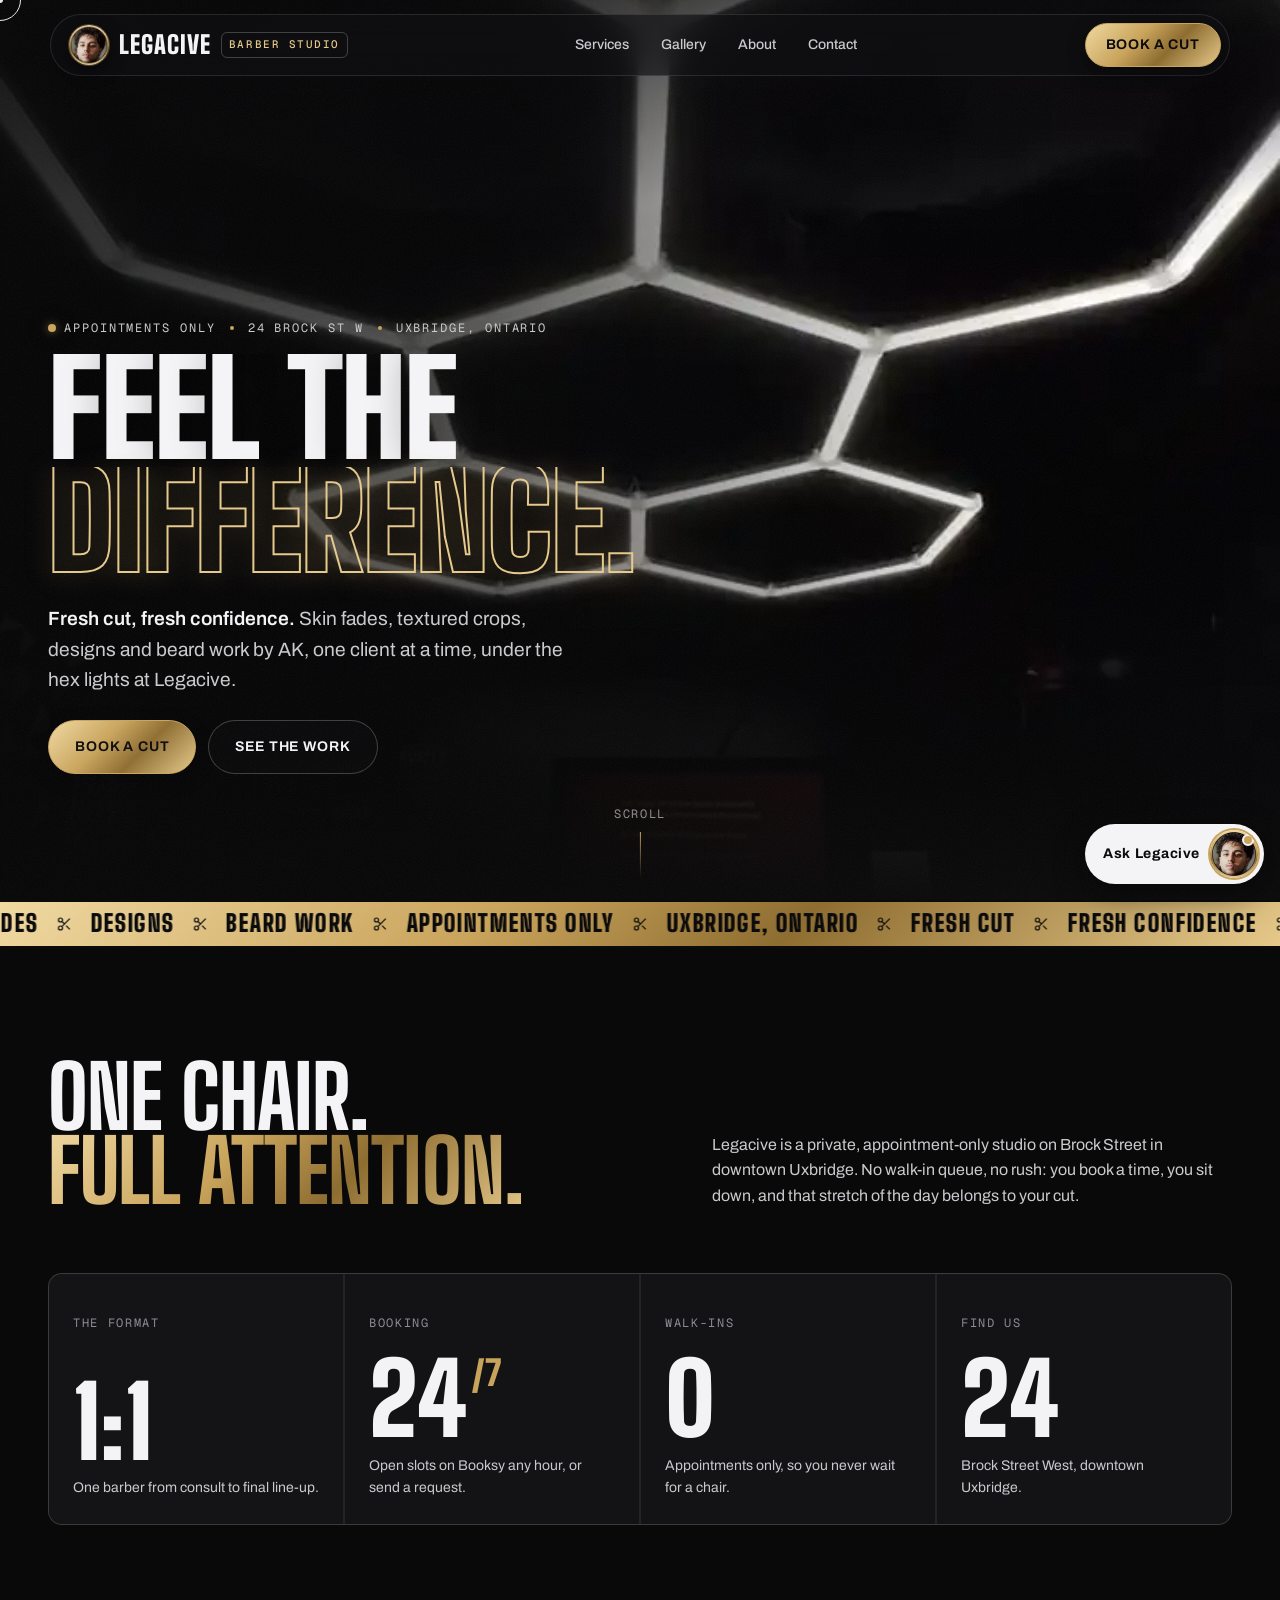
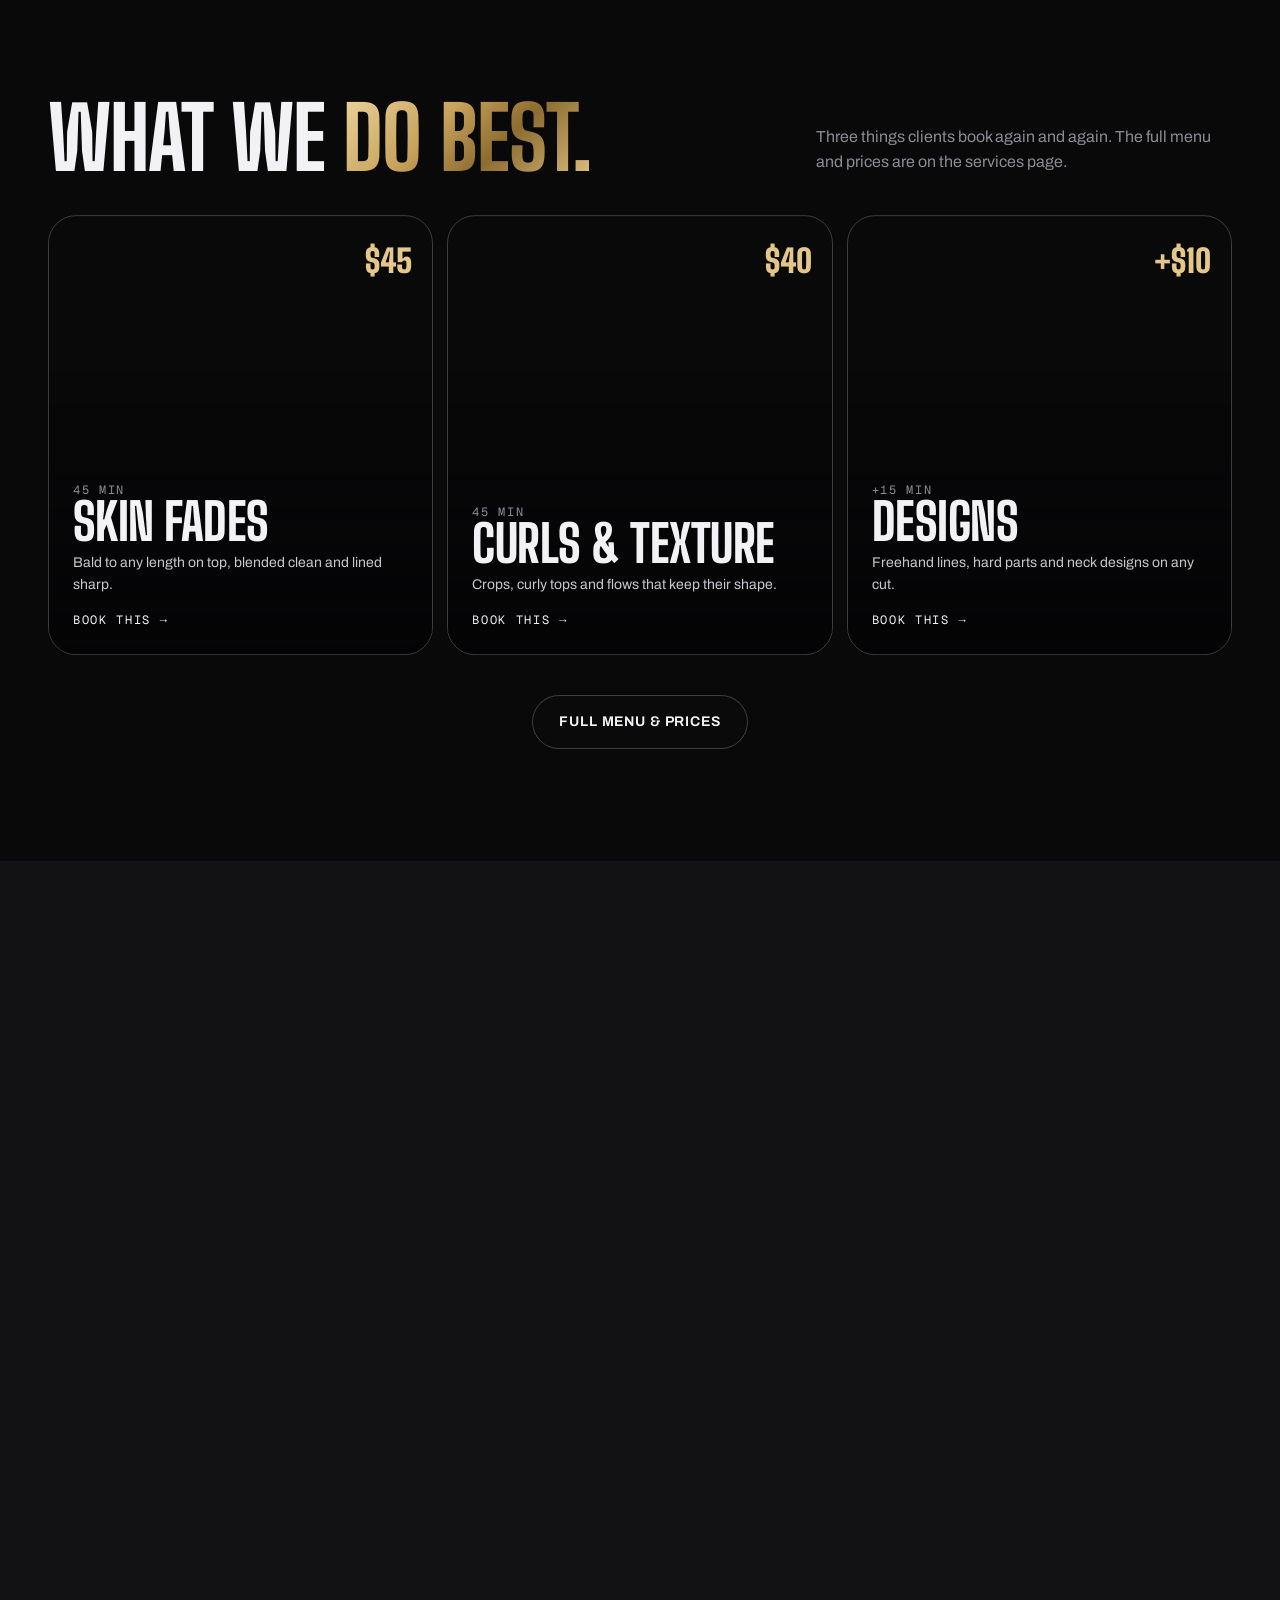
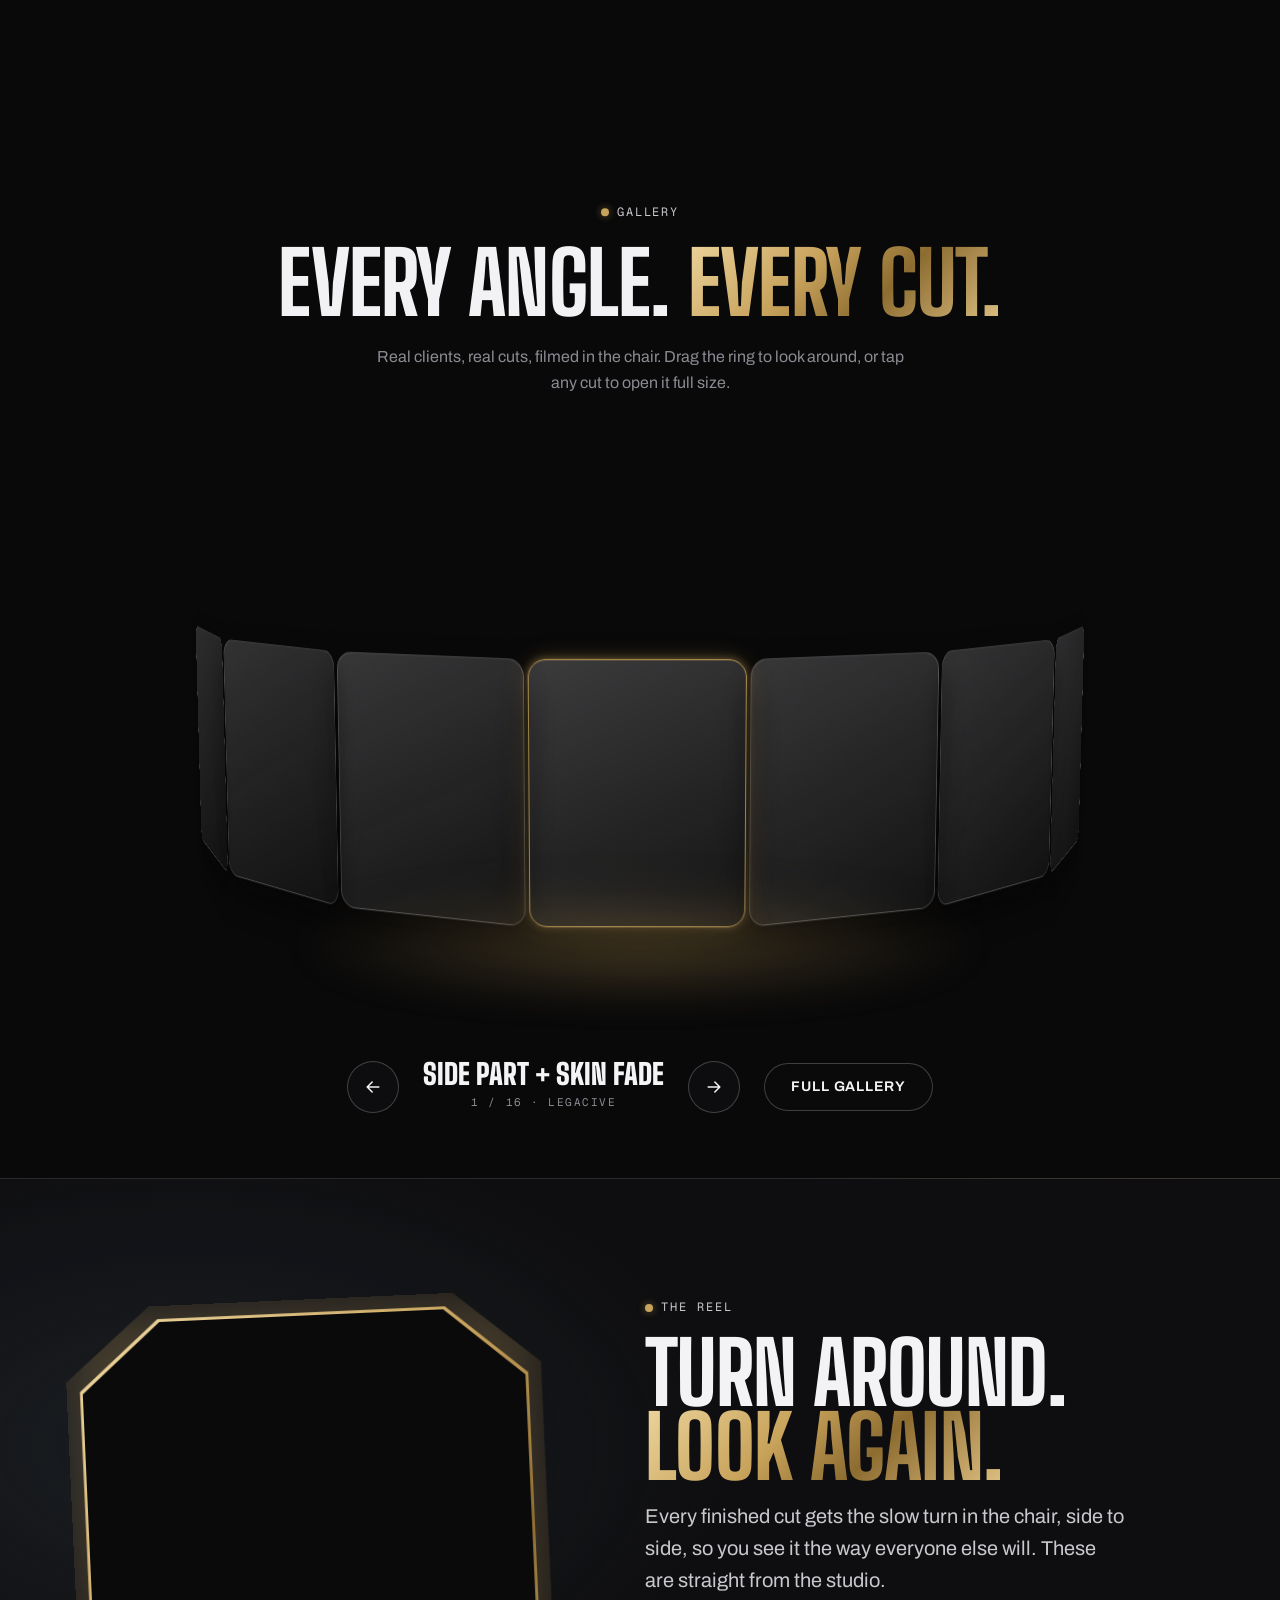
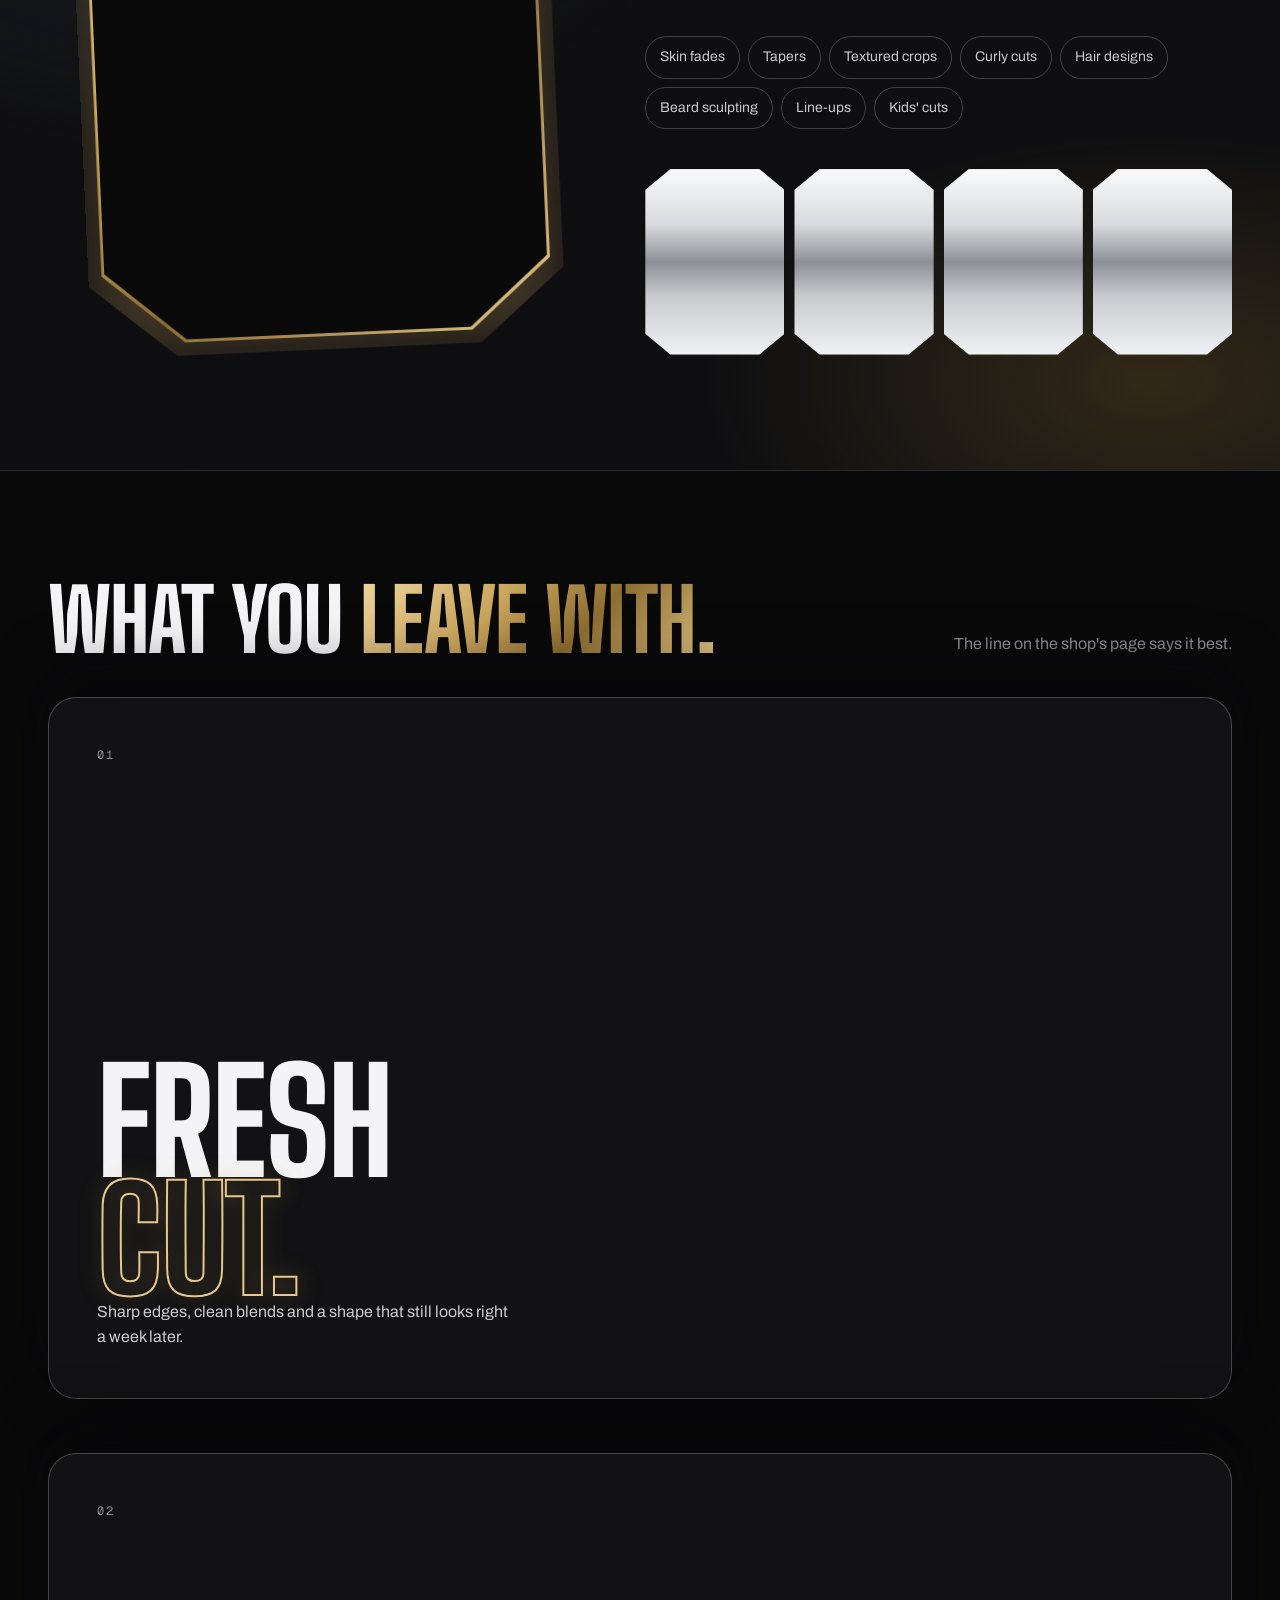
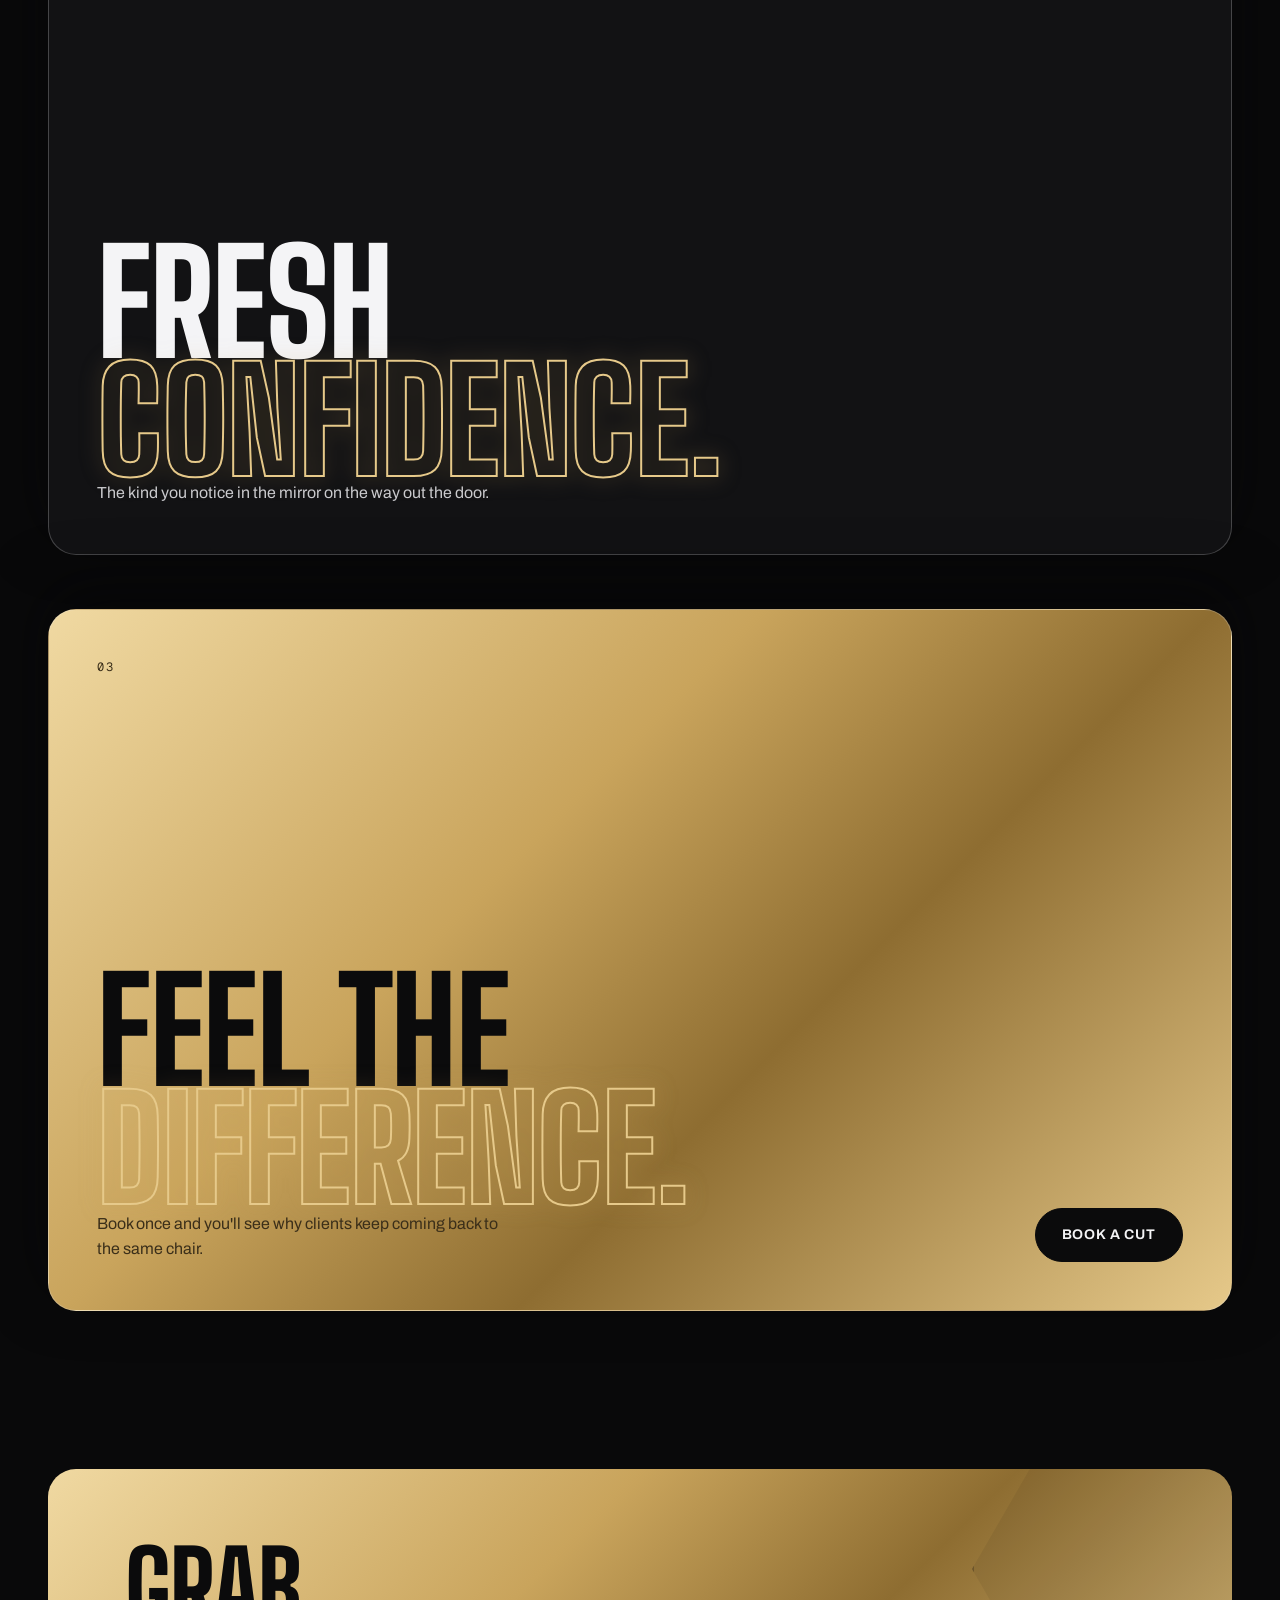
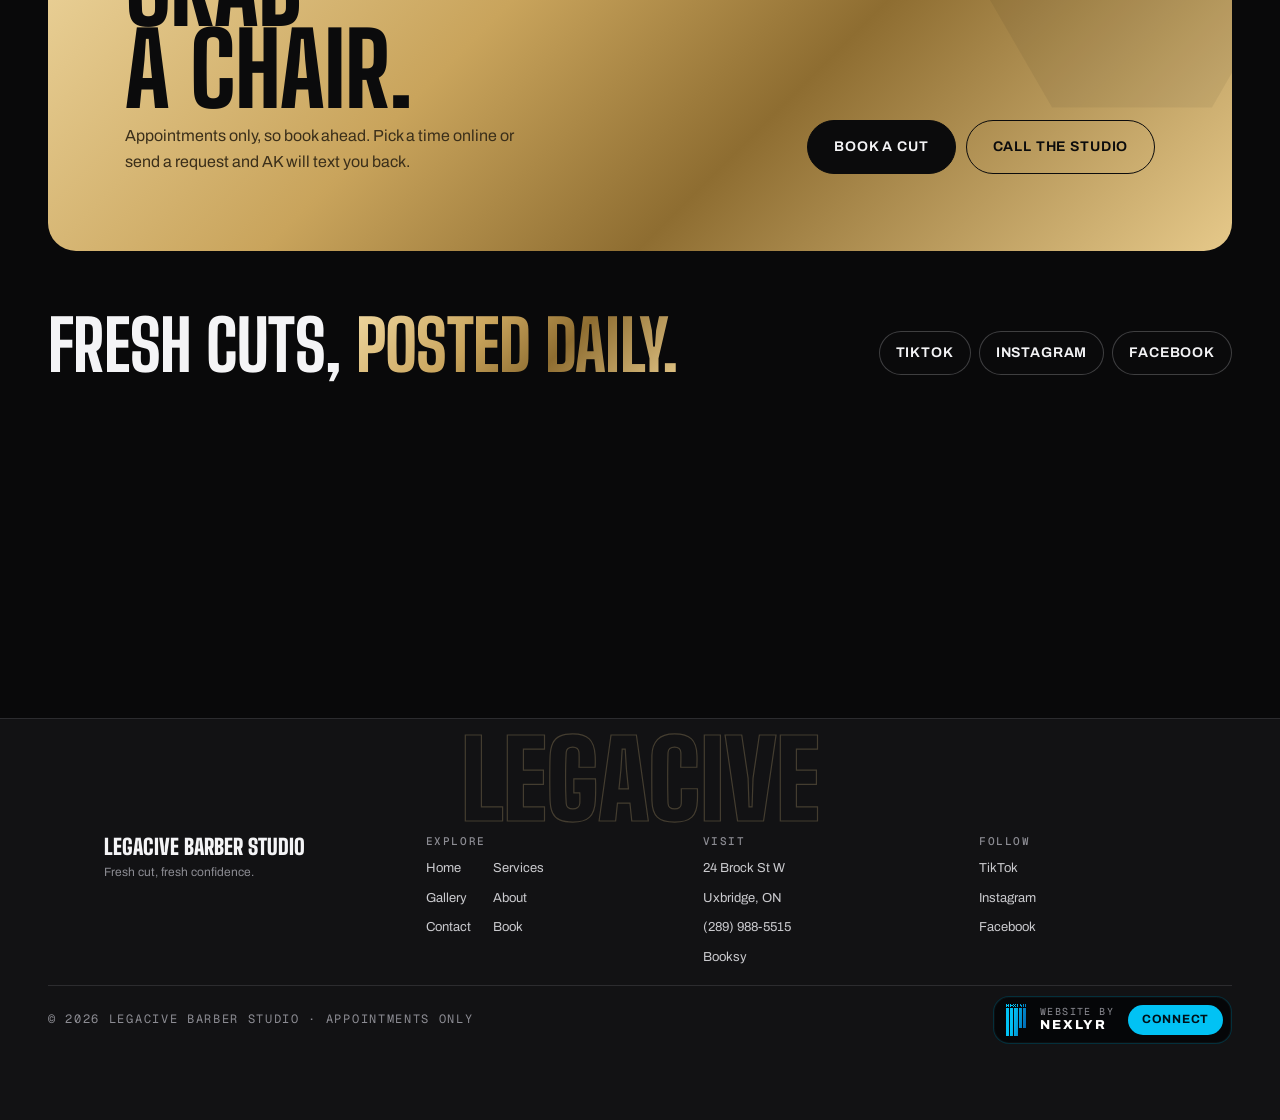
<file: index.html>
<!doctype html>
<html lang="en">
<head>
<meta charset="utf-8">
<meta name="viewport" content="width=device-width, initial-scale=1, viewport-fit=cover">
<title>Legacive Barber Studio · Uxbridge, Ontario · Fades, Designs & Beard Work</title>
<meta name="description" content="Appointment-only barber studio at 24 Brock Street W, Uxbridge, Ontario. Skin fades, textured crops, hair designs and beard work by AK. Book online or call (289) 988-5515.">
<meta name="theme-color" content="#09090a">
<meta property="og:title" content="Legacive Barber Studio · Uxbridge, Ontario · Fades, Designs & Beard Work">
<meta property="og:description" content="Appointment-only barber studio at 24 Brock Street W, Uxbridge, Ontario. Skin fades, textured crops, hair designs and beard work by AK. Book online or call (289) 988-5515.">
<meta property="og:image" content="assets/img/logo.png">
<link rel="icon" type="image/png" href="favicon.png">
<link rel="apple-touch-icon" href="apple-touch-icon.png">
<link rel="preload" as="image" href="assets/img/poster_wide.webp" media="(min-width:901px)" fetchpriority="high">
<link rel="preload" as="image" href="assets/img/poster_showreel.webp" media="(max-width:900px)" fetchpriority="high">
<link rel="preload" href="assets/fonts/big-shoulders-display-latin-900-normal.woff2" as="font" type="font/woff2" crossorigin>
<link rel="preload" href="assets/fonts/archivo-latin-wght-normal.woff2" as="font" type="font/woff2" crossorigin>
<link rel="stylesheet" href="assets/css/style.min.css?v=1792259590">
<script>document.documentElement.classList.add('js');try{if(sessionStorage.getItem('lg_wipe')){document.documentElement.classList.add('is-entering');sessionStorage.removeItem('lg_wipe')}}catch(e){}</script>
<script type="application/ld+json">{"@context":"https://schema.org","@type":"BarberShop","name":"Legacive Barber Studio","image":"assets/img/logo.png","telephone":"+1-289-988-5515","priceRange":"$$","address":{"@type":"PostalAddress","streetAddress":"24 Brock Street W","addressLocality":"Uxbridge","addressRegion":"ON","addressCountry":"CA"},"url":"https://legacive.booksy.com/a","sameAs":["https://www.tiktok.com/@legacive.barbershop"]}</script>
</head>
<body data-page="home">
<a class="sr-only" href="#main">Skip to content</a>
<div class="bg-fallback" aria-hidden="true"></div>
<canvas id="bg" aria-hidden="true"></canvas>
<div class="veil" aria-hidden="true"></div>
<div class="grain" aria-hidden="true"></div>
<div class="progress" aria-hidden="true"></div>
<div class="wipe" aria-hidden="true"><div class="wipe__hex"></div><img class="wipe__logo" src="assets/img/logo-sm.webp" alt="" loading="lazy"></div>
<div class="cursor" aria-hidden="true"><span>VIEW</span></div><div class="cursor-dot" aria-hidden="true"></div>
<header class="nav" id="nav">
  <a href="index.html" class="brand" aria-label="Legacive Barber Studio home"><img class="brand__logo" src="assets/img/logo-sm.webp" alt="" width="40" height="40">Legacive <b>BARBER STUDIO</b></a>
  <ul class="nav__links"><li><a href="services.html" data-nav="services">Services</a></li><li><a href="gallery.html" data-nav="gallery">Gallery</a></li><li><a href="about.html" data-nav="about">About</a></li><li><a href="contact.html" data-nav="contact">Contact</a></li></ul>
  <a href="book.html" class="btn btn--gold nav__cta mag" data-nav="book">Book a cut</a>
  <button class="nav__burger" aria-label="Open menu" aria-expanded="false" aria-controls="menu"><span></span></button>
</header>
<nav class="menu" id="menu" aria-label="Mobile"><a href="index.html" data-nav="home">Home <small>01</small></a><a href="services.html" data-nav="services">Services <small>02</small></a><a href="gallery.html" data-nav="gallery">Gallery <small>03</small></a><a href="about.html" data-nav="about">About <small>04</small></a><a href="contact.html" data-nav="contact">Contact <small>05</small></a><a href="book.html" data-nav="book">Book <small>06</small></a><a class="menu__call" href="tel:+12899885515">Call (289) 988-5515</a></nav>
<div class="loader" aria-hidden="true"><div class="knock__w">LEGACIVE</div><div class="knock__s">Barber Studio · Uxbridge, Ontario</div></div>
<div class="ld__meta ld__meta--l" aria-hidden="true"><span id="lc">000</span></div>
<div class="ld__meta ld__meta--r mono" aria-hidden="true">Appointments only</div>
<main id="main">
<section class="hero" id="top" aria-label="Legacive Barber Studio, Uxbridge">
  <div class="hero__media">
    <picture><source media="(max-width:900px)" srcset="assets/img/poster_showreel.webp"><img class="hero__poster" src="assets/img/poster_wide.webp" alt="" fetchpriority="high"></picture>
    <video class="hero__video" data-auto muted playsinline loop preload="none" data-wide="assets/video/hero-wide.mp4" data-tall="assets/video/showreel.mp4" aria-label="Cuts and the studio at Legacive"></video>
    <div class="hero__shade"></div>
  </div>
  <div class="hero__inner wrap">
    <div class="hero__eyebrow"><span class="tag"><span class="dot"></span>Appointments only</span><span class="tag">24 Brock St W</span><span class="tag">Uxbridge, Ontario</span></div>
    <h1 class="hero__title" aria-label="Feel the difference"><span class="line split">Feel the</span><span class="line split glow">difference.</span></h1>
    <div class="hero__row">
      <p class="hero__sub"><strong>Fresh cut, fresh confidence.</strong> Skin fades, textured crops, designs and beard work by AK, one client at a time, under the hex lights at Legacive.</p>
      <div class="hero__ctas"><a class="btn btn--gold mag" href="book.html">Book a cut</a><a class="btn btn--ghost mag" href="gallery.html">See the work</a></div>
    </div>
  </div>
  <div class="scroll-cue mono" aria-hidden="true">Scroll<span></span></div>
</section>
<section class="marquee" aria-label="Legacive"><div class="marquee__row" data-dir="-1"></div></section>

<section class="facts wrap" aria-labelledby="facts-h">
  <div class="facts__head"><h2 id="facts-h" class="rv">One chair.<br><span class="au">Full attention.</span></h2><p class="rv">Legacive is a private, appointment-only studio on Brock Street in downtown Uxbridge. No walk-in queue, no rush: you book a time, you sit down, and that stretch of the day belongs to your cut.</p></div>
  <div class="facts__grid">
    <div class="slab rv"><span class="mono">The format</span><div><div class="slab__num">1:1</div><p>One barber from consult to final line-up.</p></div></div>
    <div class="slab rv"><span class="mono">Booking</span><div><div class="slab__num">24<sup>/7</sup></div><p>Open slots on Booksy any hour, or send a request.</p></div></div>
    <div class="slab rv"><span class="mono">Walk-ins</span><div><div class="slab__num">0</div><p>Appointments only, so you never wait for a chair.</p></div></div>
    <div class="slab rv"><span class="mono">Find us</span><div><div class="slab__num">24</div><p>Brock Street West, downtown Uxbridge.</p></div></div>
  </div>
</section>

<section class="teaser wrap" aria-labelledby="tz-h">
  <div class="sec-head"><h2 id="tz-h" class="rv">What we <span class="au">do best.</span></h2><p class="rv">Three things clients book again and again. The full menu and prices are on the services page.</p></div>
  <div class="tcards">
    <a class="tcard rv" href="book.html?s=fade"><img src="assets/img/c_skin.webp" alt="Skin fade with side part" loading="lazy"><span class="tcard__price">$45</span><span class="mono">45 min</span><h3>Skin fades</h3><p>Bald to any length on top, blended clean and lined sharp.</p><span class="tcard__go">Book this →</span></a>
    <a class="tcard rv" href="book.html?s=cut"><img src="assets/img/c_crop.webp" alt="Curly textured crop" loading="lazy"><span class="tcard__price">$40</span><span class="mono">45 min</span><h3>Curls &amp; texture</h3><p>Crops, curly tops and flows that keep their shape.</p><span class="tcard__go">Book this →</span></a>
    <a class="tcard rv" href="book.html?s=design"><img src="assets/img/c_design.webp" alt="Fade with a shaved design" loading="lazy"><span class="tcard__price">+$10</span><span class="mono">+15 min</span><h3>Designs</h3><p>Freehand lines, hard parts and neck designs on any cut.</p><span class="tcard__go">Book this →</span></a>
  </div>
  <div class="more"><a class="btn btn--ghost mag" href="services.html">Full menu &amp; prices</a></div>
</section>

<section class="mosaic" aria-labelledby="mos-h">
  <div class="mosaic__pin">
    <div class="mosaic__grid">
      <figure><img src="assets/img/c_silver.webp" alt="Grey skin fade with beard" loading="lazy"></figure><figure><img src="assets/img/c_crop.webp" alt="Curly crop" loading="lazy"></figure><figure><img src="assets/img/c_design.webp" alt="Design cut" loading="lazy"></figure><figure><img src="assets/img/c_drop.webp" alt="Textured top" loading="lazy"></figure><figure><img src="assets/img/c_skin.webp" alt="Side part fade" loading="lazy"></figure><figure><img src="assets/img/c_curls.webp" alt="Curly top" loading="lazy"></figure><figure><img src="assets/img/c_neck.webp" alt="Neck design" loading="lazy"></figure><figure class="is-center"><img src="assets/img/ak_chair.webp" alt="AK at his station" loading="lazy"></figure><figure><img src="assets/img/c_ginger.webp" alt="Textured crop" loading="lazy"></figure><figure><img src="assets/img/c_textured.webp" alt="Short textured cut" loading="lazy"></figure><figure><img src="assets/img/c_curlback.webp" alt="Curls from behind" loading="lazy"></figure><figure><img src="assets/img/c_studio.webp" alt="Curly top, studio light" loading="lazy"></figure><figure><img src="assets/img/c_flow.webp" alt="Longer flow" loading="lazy"></figure><figure><img src="assets/img/c_mullet.webp" alt="Modern mullet" loading="lazy"></figure><figure><img src="assets/img/c_fade.webp" alt="Mid fade + beard" loading="lazy"></figure>
    </div>
    <div class="mosaic__title" id="mos-h"><span class="tag"><span class="dot"></span>Straight from the chair</span><h2>The work<br><span class="au">speaks.</span></h2></div>
  </div>
</section>

<section class="ring-sec" id="gallery" aria-labelledby="gal-h">
  <div class="wrap"><div class="sec-head"><span class="tag rv"><span class="dot"></span>Gallery</span><h2 id="gal-h" class="rv">Every angle. <span class="au">Every cut.</span></h2><p class="rv">Real clients, real cuts, filmed in the chair. Drag the ring to look around, or tap any cut to open it full size.</p></div></div>
  <div class="ring-stage rv" id="ringStage" data-cursor="drag" role="region" aria-label="Photo ring. Drag or use the arrow buttons to rotate."><div class="ring" id="ring"></div><div class="ring-floor"></div></div>
  <div class="wrap ring-cap"><button class="ib" id="rPrev" aria-label="Rotate to previous cut"><svg viewBox="0 0 24 24" fill="none" stroke="currentColor" stroke-width="1.8" stroke-linecap="round" stroke-linejoin="round" aria-hidden="true"><path d="M19 12H5M11 18l-6-6 6-6"/></svg></button><div class="now" aria-live="polite"><b id="rName">Skin fade</b><small id="rArea">Legacive</small></div><button class="ib" id="rNext" aria-label="Rotate to next cut"><svg viewBox="0 0 24 24" fill="none" stroke="currentColor" stroke-width="1.8" stroke-linecap="round" stroke-linejoin="round" aria-hidden="true"><path d="M5 12h14M13 6l6 6-6 6"/></svg></button><a class="btn btn--ghost" href="gallery.html" style="height:48px">Full gallery</a></div>
</section>

<section class="studio" aria-labelledby="studio-h">
  <div class="wrap studio__grid">
    <div class="studio__reel rv" data-cursor="view"><div class="studio__glow hex" aria-hidden="true"></div><div class="studio__frame hex"></div><div class="studio__video hex"><img src="assets/img/poster_reel.webp" alt="" loading="lazy" decoding="async"><video data-auto muted playsinline loop preload="none" src="assets/video/reel.mp4" aria-label="Finished cuts turning in the chair"></video></div></div>
    <div class="studio__copy">
      <span class="tag rv"><span class="dot"></span>The reel</span>
      <h2 id="studio-h" class="rv">Turn around. <span class="au">Look again.</span></h2>
      <p class="rv">Every finished cut gets the slow turn in the chair, side to side, so you see it the way everyone else will. These are straight from the studio.</p>
      <div class="kit rv"><span>Skin fades</span><span>Tapers</span><span>Textured crops</span><span>Curly cuts</span><span>Hair designs</span><span>Beard sculpting</span><span>Line-ups</span><span>Kids' cuts</span></div>
      <div class="hexrow"><figure class="hex rv"><div class="hex"><img src="assets/img/c_design.webp" alt="Design cut" loading="lazy"></div></figure><figure class="hex rv"><div class="hex"><img src="assets/img/c_silver.webp" alt="Grey fade" loading="lazy"></div></figure><figure class="hex rv"><div class="hex"><img src="assets/img/c_crop.webp" alt="Curly crop" loading="lazy"></div></figure><figure class="hex rv"><div class="hex"><img src="assets/img/c_skin.webp" alt="Side part fade" loading="lazy"></div></figure></div>
    </div>
  </div>
</section>

<section class="walls wrap" aria-labelledby="walls-h">
  <div class="sec-head"><h2 id="walls-h" class="rv">What you <span class="au">leave with.</span></h2><p class="rv">The line on the shop's page says it best.</p></div>
  <div class="stack">
    <article class="slide"><img src="assets/img/c_textured.webp" alt="" loading="lazy"><div class="slide__in"><span class="mono">01</span><div><h3>Fresh<br><span class="o">cut.</span></h3><div class="slide__foot"><p>Sharp edges, clean blends and a shape that still looks right a week later.</p></div></div></div></article>
    <article class="slide"><img src="assets/img/portrait.webp" alt="" loading="lazy"><div class="slide__in"><span class="mono">02</span><div><h3>Fresh<br><span class="o">confidence.</span></h3><div class="slide__foot"><p>The kind you notice in the mirror on the way out the door.</p></div></div></div></article>
    <article class="slide slide--gold"><div class="slide__in"><span class="mono">03</span><div><h3>Feel the<br><span class="o">difference.</span></h3><div class="slide__foot"><p>Book once and you'll see why clients keep coming back to the same chair.</p><a class="btn" style="--bg:var(--color-disc);--fg:var(--color-glow);border-color:var(--color-disc)" href="book.html">Book a cut</a></div></div></div></article>
  </div>
</section>

<section class="wrap"><div class="band rv"><div><h2>Grab<br>a chair.</h2><p>Appointments only, so book ahead. Pick a time online or send a request and AK will text you back.</p></div><div class="band__acts"><a class="btn mag" href="book.html">Book a cut</a><a class="btn btn--line" href="tel:+12899885515">Call the studio</a></div></div></section>
<section class="ig wrap" aria-labelledby="ig-h">
  <div class="sec-head"><h2 id="ig-h" class="rv">Fresh cuts, <span class="au">posted daily.</span></h2><div class="ig__handles rv"><a class="btn btn--ghost" href="https://www.tiktok.com/@legacive.barbershop" target="_blank" rel="noopener">TikTok</a><a class="btn btn--ghost" href="https://www.instagram.com/legacive_barberstudio.uxbridge/" target="_blank" rel="noopener">Instagram</a><a class="btn btn--ghost" href="https://www.facebook.com/Legacive.barbershop" target="_blank" rel="noopener">Facebook</a></div></div>
  <div class="ig__grid"><a href="https://www.tiktok.com/@legacive.barbershop" target="_blank" rel="noopener" aria-label="Legacive on TikTok"><img src="assets/img/c_neck.webp" alt="" loading="lazy"></a><a href="https://www.tiktok.com/@legacive.barbershop" target="_blank" rel="noopener" aria-label="Legacive on TikTok"><img src="assets/img/c_silver.webp" alt="" loading="lazy"></a><a href="https://www.tiktok.com/@legacive.barbershop" target="_blank" rel="noopener" aria-label="Legacive on TikTok"><img src="assets/img/hex.webp" alt="" loading="lazy"></a><a href="https://www.tiktok.com/@legacive.barbershop" target="_blank" rel="noopener" aria-label="Legacive on TikTok"><img src="assets/img/c_crop.webp" alt="" loading="lazy"></a><a href="https://www.tiktok.com/@legacive.barbershop" target="_blank" rel="noopener" aria-label="Legacive on TikTok"><img src="assets/img/c_design.webp" alt="" loading="lazy"></a><a href="https://www.tiktok.com/@legacive.barbershop" target="_blank" rel="noopener" aria-label="Legacive on TikTok"><img src="assets/img/c_ginger.webp" alt="" loading="lazy"></a></div>
</section>
</main>
<footer class="foot">
  <div class="wrap">
    <div class="foot__big" aria-hidden="true">LEGACIVE</div>
    <div class="foot__cols">
      <div><div class="foot__brand"><img class="foot__logo" src="assets/img/logo-sm.webp" loading="lazy" alt="" width="54" height="54"><div><strong>Legacive Barber Studio</strong><span>Fresh cut, fresh confidence.</span></div></div><p>A private, appointment-only barber studio in downtown Uxbridge, Ontario. Fades, textured cuts, designs and beard work by AK.</p></div>
      <div><h4>Explore</h4><ul><li><a href="index.html">Home</a></li><li><a href="services.html">Services</a></li><li><a href="gallery.html">Gallery</a></li><li><a href="about.html">About</a></li><li><a href="contact.html">Contact</a></li><li><a href="book.html">Book</a></li></ul></div>
      <div><h4>Visit</h4><ul><li><a href="https://www.google.com/maps/search/?api=1&amp;query=24%20Brock%20Street%20West%2C%20Uxbridge%2C%20Ontario" target="_blank" rel="noopener">24 Brock St W</a></li><li><a href="https://www.google.com/maps/search/?api=1&amp;query=24%20Brock%20Street%20West%2C%20Uxbridge%2C%20Ontario" target="_blank" rel="noopener">Uxbridge, ON</a></li><li><a href="tel:+12899885515">(289) 988-5515</a></li><li><a href="https://legacive.booksy.com/a" target="_blank" rel="noopener">Booksy</a></li></ul></div>
      <div><h4>Follow</h4><ul><li><a href="https://www.tiktok.com/@legacive.barbershop" target="_blank" rel="noopener">TikTok</a></li><li><a href="https://www.instagram.com/legacive_barberstudio.uxbridge/" target="_blank" rel="noopener">Instagram</a></li><li><a href="https://www.facebook.com/Legacive.barbershop" target="_blank" rel="noopener">Facebook</a></li></ul></div>
    </div>
    <div class="foot__legal">
      <span class="mono">© <span id="yr"></span> Legacive Barber Studio · Appointments only</span>
      <a class="nx" href="https://nexlyr.solutions" target="_blank" rel="noopener" aria-label="Website by Nexlyr Solutions"><svg class="nx__mark" viewBox="0 0 631 1011" aria-hidden="true" shape-rendering="crispEdges"><defs><linearGradient id="nxg" gradientUnits="userSpaceOnUse" x1="277.4" y1="43.9" x2="724.3" y2="114.7"><stop offset="0" stop-color="#01C2F4"/><stop offset="1" stop-color="#0169B3"/></linearGradient></defs><g fill="url(#nxg)"><rect x="2.5" y="1.0" width="27.2" height="6.8"/><rect x="70.5" y="1.0" width="27.2" height="6.8"/><rect x="124.9" y="1.0" width="88.4" height="6.8"/><rect x="233.7" y="1.0" width="27.2" height="6.8"/><rect x="294.9" y="1.0" width="27.2" height="6.8"/><rect x="342.5" y="1.0" width="27.2" height="6.8"/><rect x="430.9" y="1.0" width="27.2" height="6.8"/><rect x="492.1" y="1.0" width="27.2" height="6.8"/><rect x="539.7" y="1.0" width="74.8" height="6.8"/><rect x="2.5" y="7.8" width="34.0" height="6.8"/><rect x="70.5" y="7.8" width="27.2" height="6.8"/><rect x="124.9" y="7.8" width="88.4" height="6.8"/><rect x="233.7" y="7.8" width="27.2" height="6.8"/><rect x="294.9" y="7.8" width="27.2" height="6.8"/><rect x="342.5" y="7.8" width="27.2" height="6.8"/><rect x="430.9" y="7.8" width="27.2" height="6.8"/><rect x="492.1" y="7.8" width="27.2" height="6.8"/><rect x="539.7" y="7.8" width="81.6" height="6.8"/><rect x="2.5" y="14.6" width="34.0" height="6.8"/><rect x="70.5" y="14.6" width="27.2" height="6.8"/><rect x="124.9" y="14.6" width="27.2" height="6.8"/><rect x="233.7" y="14.6" width="34.0" height="6.8"/><rect x="288.1" y="14.6" width="34.0" height="6.8"/><rect x="342.5" y="14.6" width="27.2" height="6.8"/><rect x="430.9" y="14.6" width="27.2" height="6.8"/><rect x="492.1" y="14.6" width="27.2" height="6.8"/><rect x="539.7" y="14.6" width="27.2" height="6.8"/><rect x="600.9" y="14.6" width="27.2" height="6.8"/><rect x="2.5" y="21.4" width="40.8" height="6.8"/><rect x="70.5" y="21.4" width="27.2" height="6.8"/><rect x="124.9" y="21.4" width="27.2" height="6.8"/><rect x="240.5" y="21.4" width="34.0" height="6.8"/><rect x="281.3" y="21.4" width="34.0" height="6.8"/><rect x="342.5" y="21.4" width="27.2" height="6.8"/><rect x="430.9" y="21.4" width="27.2" height="6.8"/><rect x="492.1" y="21.4" width="27.2" height="6.8"/><rect x="539.7" y="21.4" width="27.2" height="6.8"/><rect x="600.9" y="21.4" width="27.2" height="6.8"/><rect x="2.5" y="28.2" width="47.6" height="6.8"/><rect x="70.5" y="28.2" width="27.2" height="6.8"/><rect x="124.9" y="28.2" width="27.2" height="6.8"/><rect x="247.3" y="28.2" width="61.2" height="6.8"/><rect x="342.5" y="28.2" width="27.2" height="6.8"/><rect x="437.7" y="28.2" width="27.2" height="6.8"/><rect x="485.3" y="28.2" width="27.2" height="6.8"/><rect x="539.7" y="28.2" width="27.2" height="6.8"/><rect x="600.9" y="28.2" width="27.2" height="6.8"/><rect x="2.5" y="35.0" width="54.4" height="6.8"/><rect x="70.5" y="35.0" width="27.2" height="6.8"/><rect x="124.9" y="35.0" width="27.2" height="6.8"/><rect x="254.1" y="35.0" width="47.6" height="6.8"/><rect x="342.5" y="35.0" width="27.2" height="6.8"/><rect x="444.5" y="35.0" width="27.2" height="6.8"/><rect x="478.5" y="35.0" width="27.2" height="6.8"/><rect x="539.7" y="35.0" width="27.2" height="6.8"/><rect x="600.9" y="35.0" width="27.2" height="6.8"/><rect x="2.5" y="41.8" width="27.2" height="6.8"/><rect x="36.5" y="41.8" width="27.2" height="6.8"/><rect x="70.5" y="41.8" width="27.2" height="6.8"/><rect x="124.9" y="41.8" width="81.6" height="6.8"/><rect x="260.9" y="41.8" width="34.0" height="6.8"/><rect x="342.5" y="41.8" width="27.2" height="6.8"/><rect x="451.3" y="41.8" width="47.6" height="6.8"/><rect x="539.7" y="41.8" width="27.2" height="6.8"/><rect x="600.9" y="41.8" width="27.2" height="6.8"/><rect x="2.5" y="48.6" width="27.2" height="6.8"/><rect x="36.5" y="48.6" width="27.2" height="6.8"/><rect x="70.5" y="48.6" width="27.2" height="6.8"/><rect x="124.9" y="48.6" width="81.6" height="6.8"/><rect x="260.9" y="48.6" width="34.0" height="6.8"/><rect x="342.5" y="48.6" width="27.2" height="6.8"/><rect x="458.1" y="48.6" width="34.0" height="6.8"/><rect x="539.7" y="48.6" width="27.2" height="6.8"/><rect x="600.9" y="48.6" width="27.2" height="6.8"/><rect x="2.5" y="55.4" width="27.2" height="6.8"/><rect x="43.3" y="55.4" width="54.4" height="6.8"/><rect x="124.9" y="55.4" width="27.2" height="6.8"/><rect x="254.1" y="55.4" width="47.6" height="6.8"/><rect x="342.5" y="55.4" width="27.2" height="6.8"/><rect x="464.9" y="55.4" width="27.2" height="6.8"/><rect x="539.7" y="55.4" width="81.6" height="6.8"/><rect x="2.5" y="62.2" width="27.2" height="6.8"/><rect x="43.3" y="62.2" width="54.4" height="6.8"/><rect x="124.9" y="62.2" width="27.2" height="6.8"/><rect x="247.3" y="62.2" width="61.2" height="6.8"/><rect x="342.5" y="62.2" width="27.2" height="6.8"/><rect x="464.9" y="62.2" width="27.2" height="6.8"/><rect x="539.7" y="62.2" width="74.8" height="6.8"/><rect x="2.5" y="69.0" width="27.2" height="6.8"/><rect x="50.1" y="69.0" width="47.6" height="6.8"/><rect x="124.9" y="69.0" width="27.2" height="6.8"/><rect x="240.5" y="69.0" width="34.0" height="6.8"/><rect x="281.3" y="69.0" width="34.0" height="6.8"/><rect x="342.5" y="69.0" width="27.2" height="6.8"/><rect x="464.9" y="69.0" width="27.2" height="6.8"/><rect x="539.7" y="69.0" width="27.2" height="6.8"/><rect x="580.5" y="69.0" width="34.0" height="6.8"/><rect x="2.5" y="75.8" width="27.2" height="6.8"/><rect x="56.9" y="75.8" width="40.8" height="6.8"/><rect x="124.9" y="75.8" width="27.2" height="6.8"/><rect x="233.7" y="75.8" width="34.0" height="6.8"/><rect x="288.1" y="75.8" width="34.0" height="6.8"/><rect x="342.5" y="75.8" width="27.2" height="6.8"/><rect x="464.9" y="75.8" width="27.2" height="6.8"/><rect x="539.7" y="75.8" width="27.2" height="6.8"/><rect x="587.3" y="75.8" width="34.0" height="6.8"/><rect x="2.5" y="82.6" width="27.2" height="6.8"/><rect x="63.7" y="82.6" width="34.0" height="6.8"/><rect x="124.9" y="82.6" width="88.4" height="6.8"/><rect x="233.7" y="82.6" width="27.2" height="6.8"/><rect x="294.9" y="82.6" width="27.2" height="6.8"/><rect x="342.5" y="82.6" width="88.4" height="6.8"/><rect x="464.9" y="82.6" width="27.2" height="6.8"/><rect x="539.7" y="82.6" width="27.2" height="6.8"/><rect x="594.1" y="82.6" width="34.0" height="6.8"/><rect x="2.5" y="89.4" width="27.2" height="6.8"/><rect x="70.5" y="89.4" width="27.2" height="6.8"/><rect x="124.9" y="89.4" width="88.4" height="6.8"/><rect x="233.7" y="89.4" width="27.2" height="6.8"/><rect x="294.9" y="89.4" width="27.2" height="6.8"/><rect x="342.5" y="89.4" width="88.4" height="6.8"/><rect x="464.9" y="89.4" width="27.2" height="6.8"/><rect x="539.7" y="89.4" width="27.2" height="6.8"/><rect x="600.9" y="89.4" width="27.2" height="6.8"/><rect x="0" y="128" width="98.5" height="883"/><rect x="133.25" y="128" width="98.5" height="883"/><rect x="266.5" y="128" width="98.5" height="883"/><rect x="399.75" y="128" width="98.5" height="630"/><rect x="533" y="128" width="98.5" height="630"/></g></svg><span class="nx__txt"><small>Website by</small><b>NEXLYR</b></span><span class="nx__go">Connect</span></a>
    </div>
  </div>
</footer>
<button class="bot-fab" id="botFab" aria-controls="bot" aria-expanded="false"><span class="bot-fab__label">Ask Legacive</span><span class="bot-fab__av"><img src="assets/img/logo-sm.webp" alt="" loading="lazy"><span class="bot-fab__dot"></span></span></button>
<section class="bot" id="bot" role="dialog" aria-label="Legacive assistant">
  <div class="bot__head"><img src="assets/img/logo-sm.webp" alt="" loading="lazy"><div class="bot__title"><strong>Legacive assistant</strong><span><span class="dot"></span>Usually instant</span></div><button class="bot__icon" id="botClose" aria-label="Close chat"><svg viewBox="0 0 24 24" fill="none" stroke="currentColor" stroke-width="2" stroke-linecap="round"><path d="M6 6l12 12M18 6 6 18"/></svg></button></div>
  <div class="bot__log" id="botLog" aria-live="polite"></div>
  <div class="bot__chips" id="botChips"></div>
  <div class="bot__err" id="botErr"></div>
  <form class="bot__form" id="botForm"><input id="botIn" autocomplete="off" placeholder="Ask about prices, booking, location…" aria-label="Your question"><button type="submit" aria-label="Send"><svg viewBox="0 0 24 24" fill="none" stroke="currentColor" stroke-width="1.8" stroke-linecap="round" stroke-linejoin="round" aria-hidden="true"><path d="M5 12h14M13 6l6 6-6 6"/></svg></button></form>
</section>
<div class="lb" id="lb" hidden role="dialog" aria-modal="true" aria-label="Photo viewer">
  <button class="lb__btn lb__close" aria-label="Close"><svg viewBox="0 0 24 24" fill="none" stroke="currentColor" stroke-width="2" stroke-linecap="round"><path d="M6 6l12 12M18 6 6 18"/></svg></button>
  <button class="lb__btn lb__prev" aria-label="Previous photo"><svg viewBox="0 0 24 24" fill="none" stroke="currentColor" stroke-width="2" stroke-linecap="round" stroke-linejoin="round"><path d="M15 6l-6 6 6 6"/></svg></button>
  <figure class="lb__fig"><img id="lbImg" alt=""><figcaption><span id="lbCap"></span><span class="mono" id="lbNum"></span></figcaption></figure>
  <button class="lb__btn lb__next" aria-label="Next photo"><svg viewBox="0 0 24 24" fill="none" stroke="currentColor" stroke-width="2" stroke-linecap="round" stroke-linejoin="round"><path d="M9 6l6 6-6 6"/></svg></button>
</div>
<script defer src="assets/vendor/gsap.min.js"></script>
<script defer src="assets/vendor/ScrollTrigger.min.js"></script>
<script defer src="assets/vendor/lenis.min.js"></script>
<script defer src="assets/js/data.js?v=1792259590"></script>
<script defer src="assets/js/main.min.js?v=1792259590"></script>
</body>
</html>
</file>
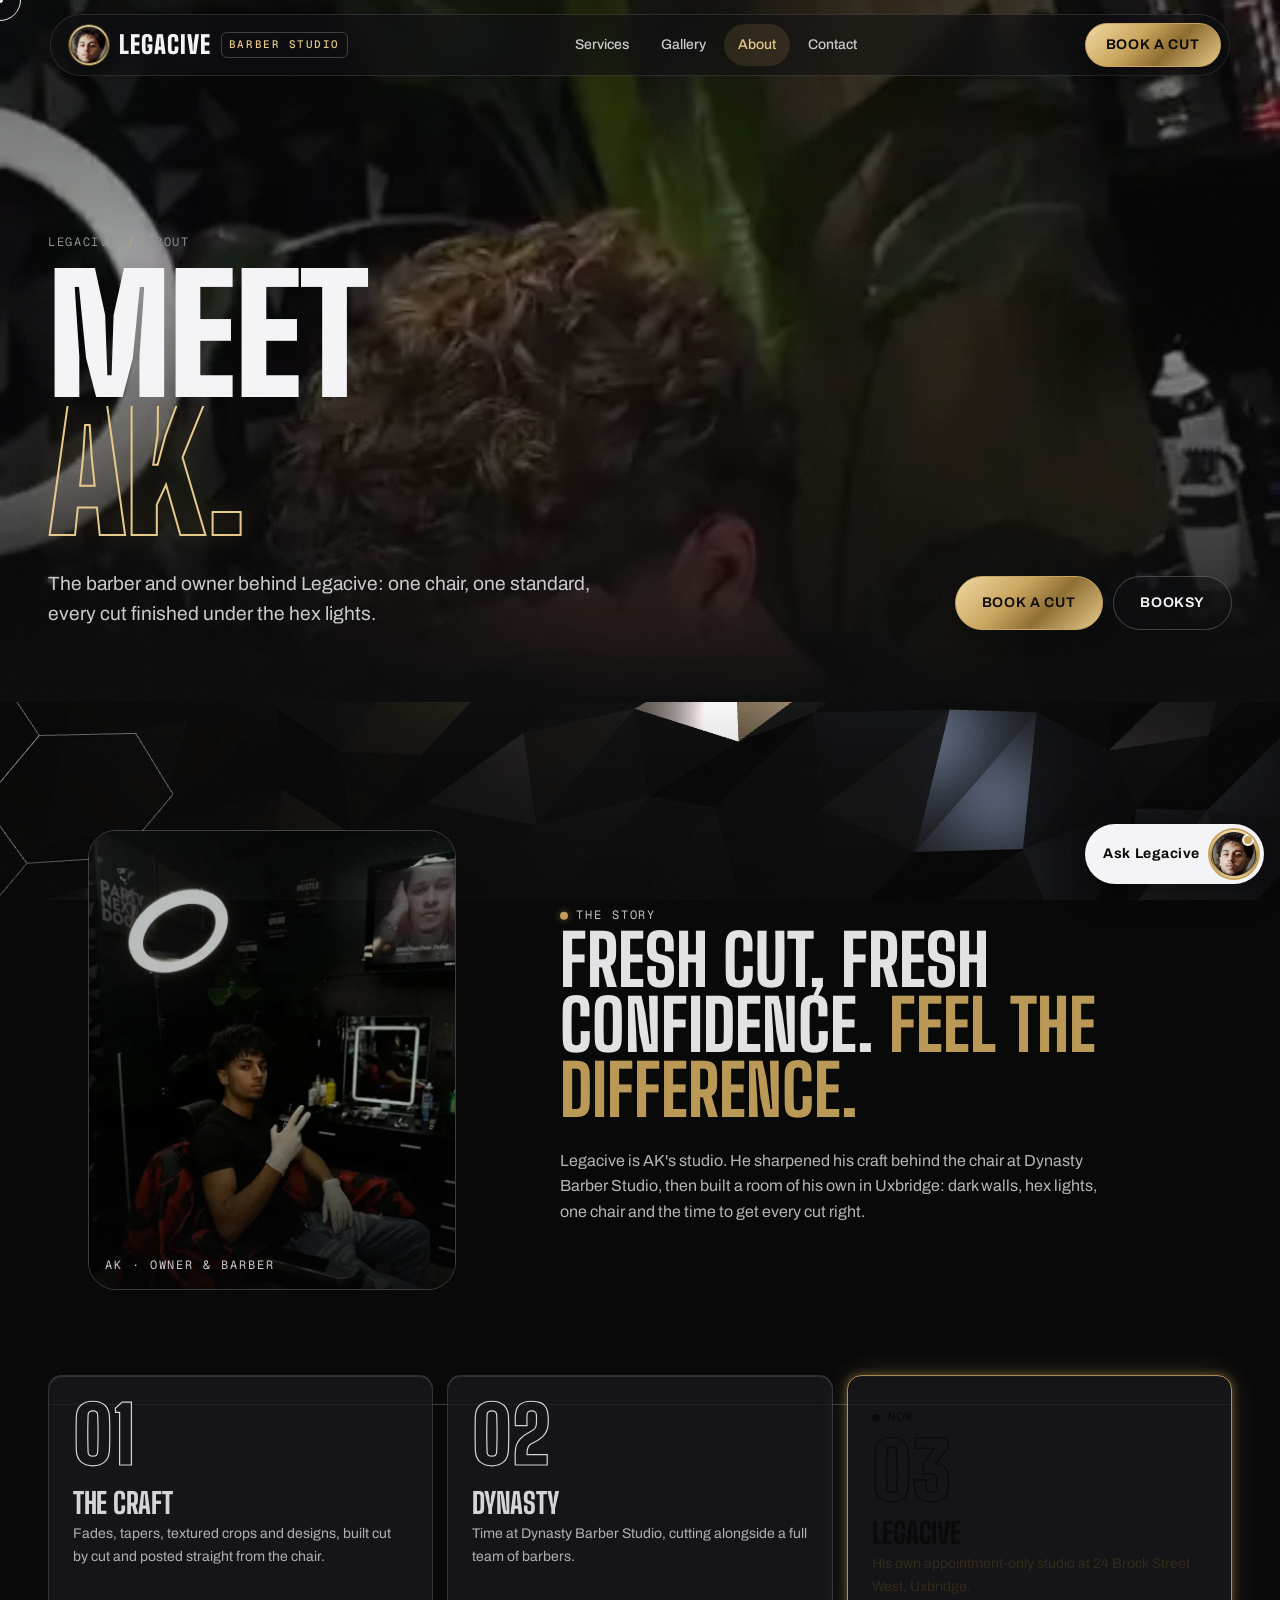
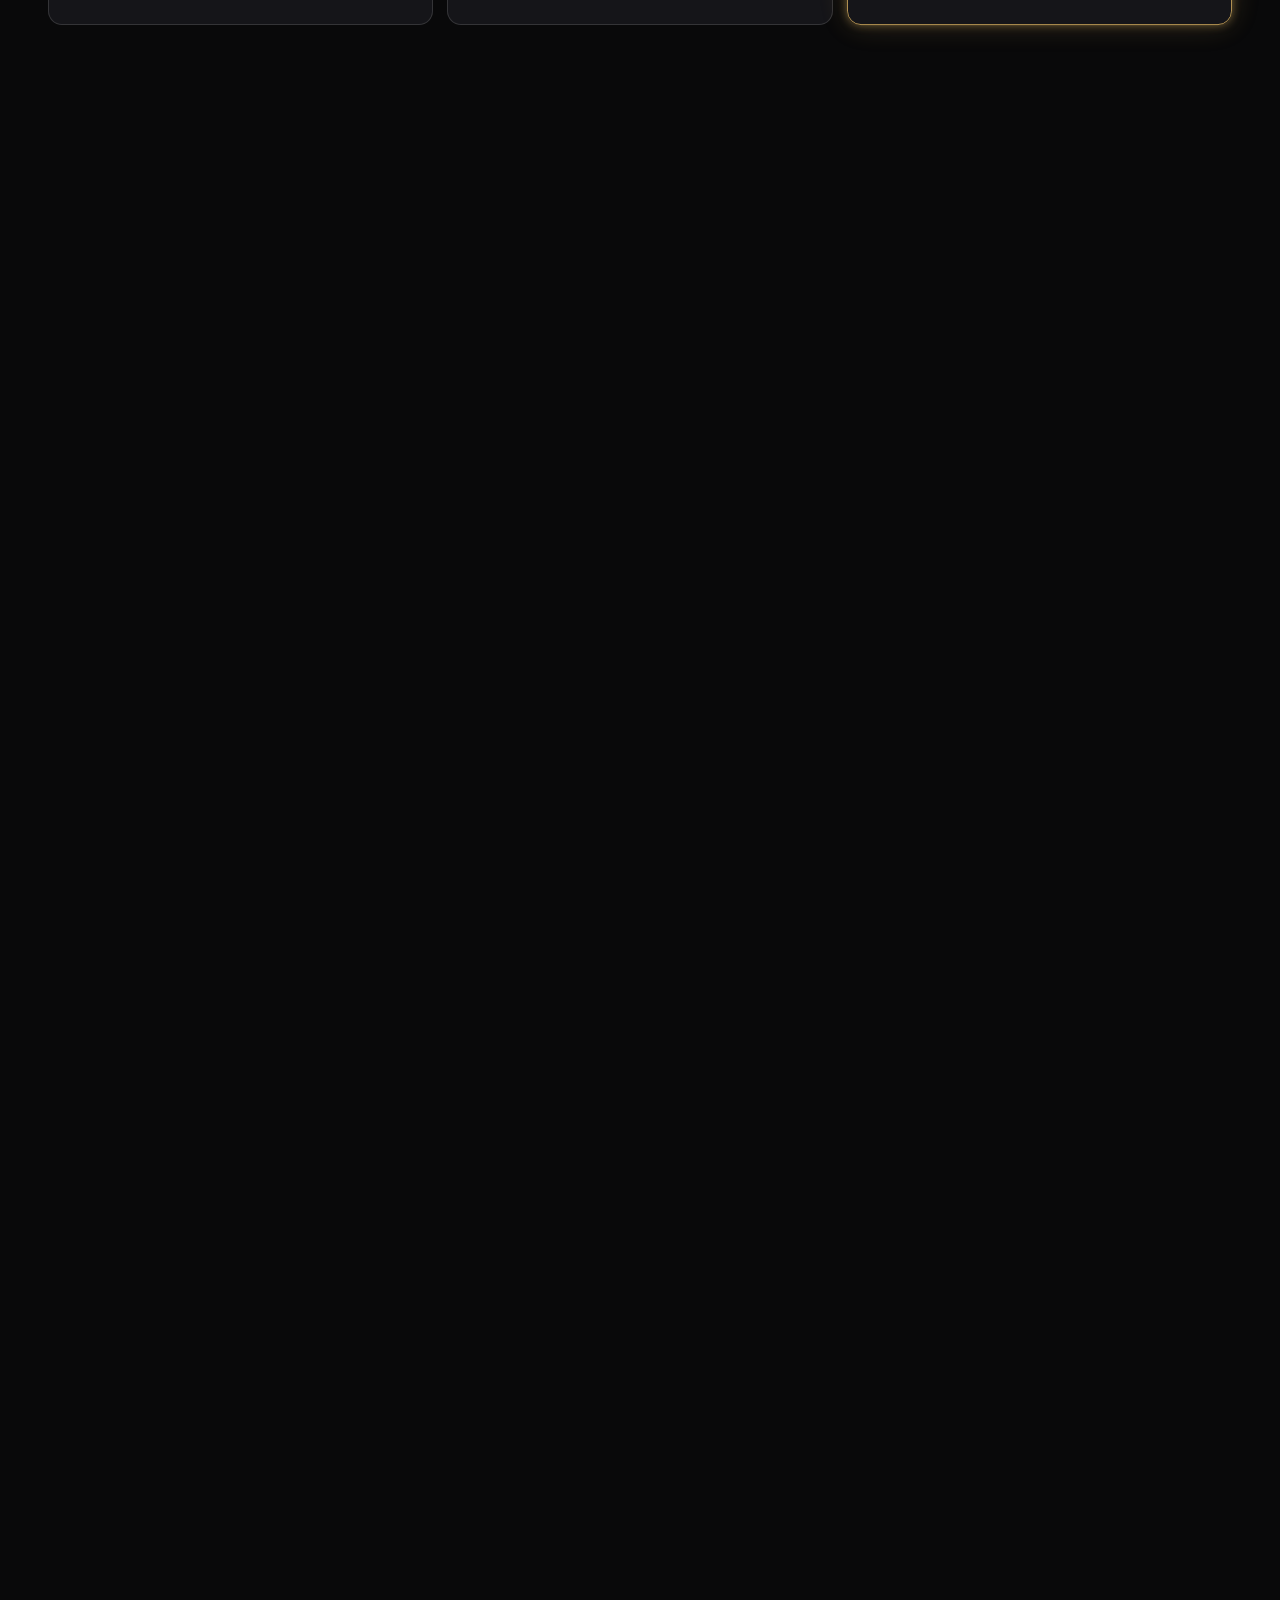
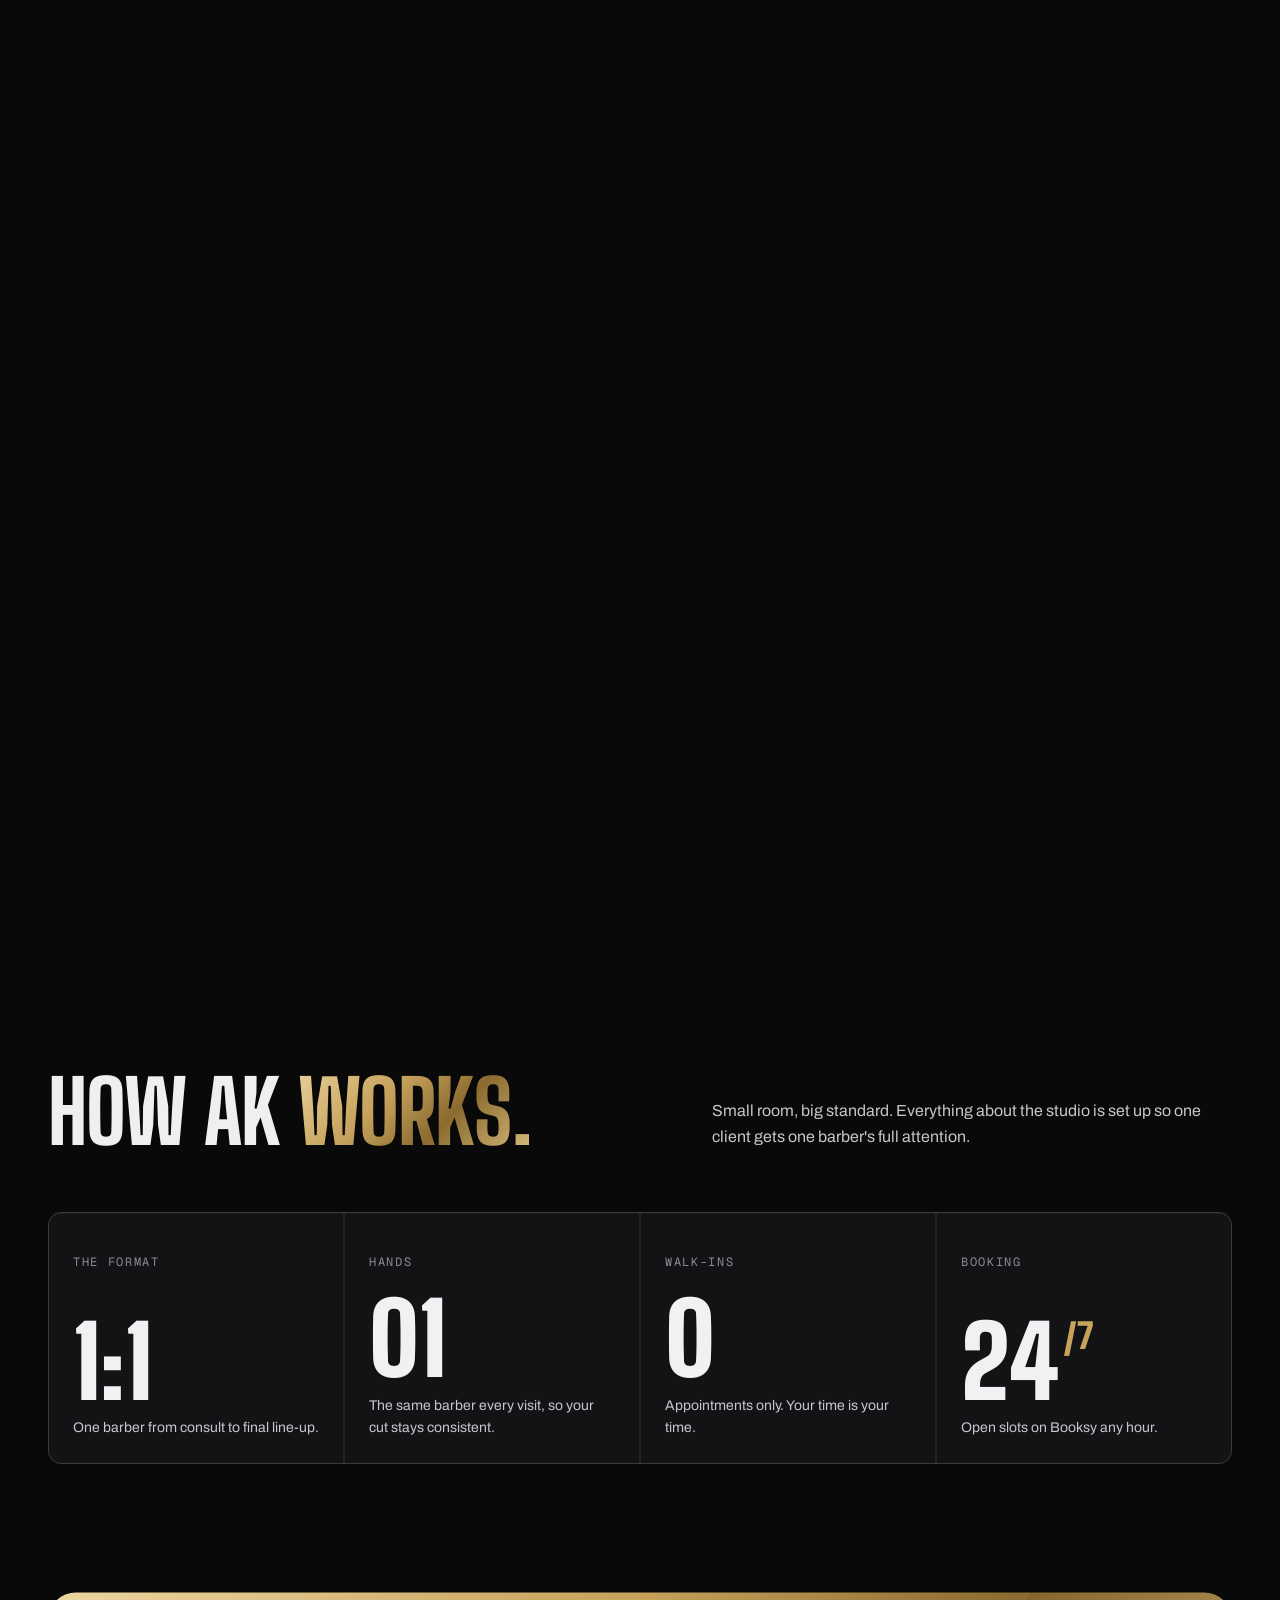
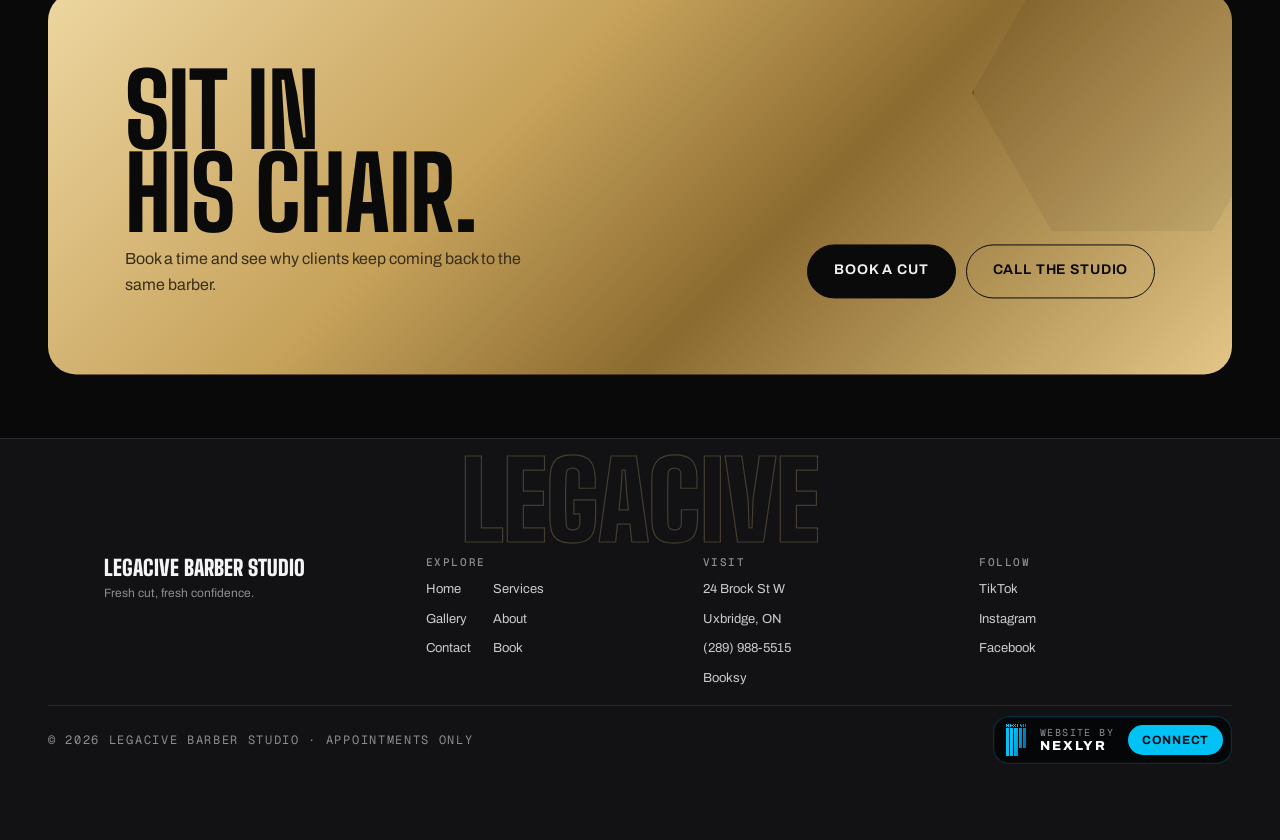
<file: about.html>
<!doctype html>
<html lang="en">
<head>
<meta charset="utf-8">
<meta name="viewport" content="width=device-width, initial-scale=1, viewport-fit=cover">
<title>About AK · Legacive Barber Studio, Uxbridge</title>
<meta name="description" content="Meet AK, the barber and owner of Legacive Barber Studio, an appointment-only studio on Brock Street in Uxbridge, Ontario.">
<meta name="theme-color" content="#09090a">
<meta property="og:title" content="About AK · Legacive Barber Studio, Uxbridge">
<meta property="og:description" content="Meet AK, the barber and owner of Legacive Barber Studio, an appointment-only studio on Brock Street in Uxbridge, Ontario.">
<meta property="og:image" content="assets/img/logo.png">
<link rel="icon" type="image/png" href="favicon.png">
<link rel="apple-touch-icon" href="apple-touch-icon.png">
<link rel="preload" href="assets/fonts/big-shoulders-display-latin-900-normal.woff2" as="font" type="font/woff2" crossorigin>
<link rel="preload" href="assets/fonts/archivo-latin-wght-normal.woff2" as="font" type="font/woff2" crossorigin>
<link rel="stylesheet" href="assets/css/style.min.css?v=1792259590">
<script>document.documentElement.classList.add('js');try{if(sessionStorage.getItem('lg_wipe')){document.documentElement.classList.add('is-entering');sessionStorage.removeItem('lg_wipe')}}catch(e){}</script>
<script type="application/ld+json">{"@context":"https://schema.org","@type":"BarberShop","name":"Legacive Barber Studio","image":"assets/img/logo.png","telephone":"+1-289-988-5515","priceRange":"$$","address":{"@type":"PostalAddress","streetAddress":"24 Brock Street W","addressLocality":"Uxbridge","addressRegion":"ON","addressCountry":"CA"},"url":"https://legacive.booksy.com/a","sameAs":["https://www.tiktok.com/@legacive.barbershop"]}</script>
</head>
<body data-page="about">
<a class="sr-only" href="#main">Skip to content</a>
<div class="bg-fallback" aria-hidden="true"></div>
<canvas id="bg" aria-hidden="true"></canvas>
<div class="veil" aria-hidden="true"></div>
<div class="grain" aria-hidden="true"></div>
<div class="progress" aria-hidden="true"></div>
<div class="wipe" aria-hidden="true"><div class="wipe__hex"></div><img class="wipe__logo" src="assets/img/logo-sm.webp" alt="" loading="lazy"></div>
<div class="cursor" aria-hidden="true"><span>VIEW</span></div><div class="cursor-dot" aria-hidden="true"></div>
<header class="nav" id="nav">
  <a href="index.html" class="brand" aria-label="Legacive Barber Studio home"><img class="brand__logo" src="assets/img/logo-sm.webp" alt="" width="40" height="40">Legacive <b>BARBER STUDIO</b></a>
  <ul class="nav__links"><li><a href="services.html" data-nav="services">Services</a></li><li><a href="gallery.html" data-nav="gallery">Gallery</a></li><li><a href="about.html" data-nav="about">About</a></li><li><a href="contact.html" data-nav="contact">Contact</a></li></ul>
  <a href="book.html" class="btn btn--gold nav__cta mag" data-nav="book">Book a cut</a>
  <button class="nav__burger" aria-label="Open menu" aria-expanded="false" aria-controls="menu"><span></span></button>
</header>
<nav class="menu" id="menu" aria-label="Mobile"><a href="index.html" data-nav="home">Home <small>01</small></a><a href="services.html" data-nav="services">Services <small>02</small></a><a href="gallery.html" data-nav="gallery">Gallery <small>03</small></a><a href="about.html" data-nav="about">About <small>04</small></a><a href="contact.html" data-nav="contact">Contact <small>05</small></a><a href="book.html" data-nav="book">Book <small>06</small></a><a class="menu__call" href="tel:+12899885515">Call (289) 988-5515</a></nav>
<main id="main">
<section class="phero" aria-label="Meet AK.">
  <div class="phero__media"><img src="assets/img/poster_studio.webp" alt="" decoding="async"><video data-auto muted playsinline loop preload="none" poster="assets/img/poster_studio.webp" src="assets/video/studio.mp4" aria-hidden="true"></video></div>
  <div class="phero__inner wrap">
    <div class="crumbs mono"><a href="index.html">Legacive</a><span>/</span>About</div>
    <h1 aria-label="Meet AK."><span class="line split">Meet</span><span class="line split o">AK.</span></h1>
    <div class="phero__row"><p>The barber and owner behind Legacive: one chair, one standard, every cut finished under the hex lights.</p><div class="phero__acts"><a class="btn btn--gold mag" href="book.html">Book a cut</a><a class="btn btn--ghost mag" href="https://legacive.booksy.com/a" target="_blank" rel="noopener">Booksy</a></div></div>
  </div>
</section>
<section class="story" id="story" aria-labelledby="story-h">
  <div class="wrap">
    <div class="story__grid">
      <figure class="story__pic rv"><img src="assets/img/ak_chair.webp" alt="AK, barber and owner of Legacive, at his station" loading="lazy"><figcaption class="tag">AK · owner &amp; barber</figcaption></figure>
      <div class="story__copy">
        <span class="tag rv"><span class="dot"></span>The story</span><h2 id="story-h" class="sr-only">AK's story</h2>
        <blockquote class="rv">Fresh cut, fresh confidence. <span>Feel the difference.</span></blockquote>
        <p class="rv">Legacive is AK's studio. He sharpened his craft behind the chair at Dynasty Barber Studio, then built a room of his own in Uxbridge: dark walls, hex lights, one chair and the time to get every cut right.</p>
      </div>
    </div>
    <div class="timeline">
      <div class="glass rv"><span class="glass__v">01</span><h3>The craft</h3><p>Fades, tapers, textured crops and designs, built cut by cut and posted straight from the chair.</p></div>
      <div class="glass rv"><span class="glass__v">02</span><h3>Dynasty</h3><p>Time at Dynasty Barber Studio, cutting alongside a full team of barbers.</p></div>
      <div class="glass glass--now rv"><span class="tag"><span class="dot"></span>Now</span><span class="glass__v" style="display:block;margin-top:10px">03</span><h3>Legacive</h3><p>His own appointment-only studio at 24 Brock Street West, Uxbridge.</p></div>
    </div>
  </div>
</section>
<section class="ceil" id="studio" aria-labelledby="ceil-h">
  <div class="ceil__pin wrap">
    <div class="ceil__art" aria-hidden="true"><div class="ceil__photos"><img src="assets/img/hex.webp" alt=""><img src="assets/img/room.webp" alt=""><img src="assets/img/ak_chair.webp" alt=""></div><svg class="hex-svg hex-big" viewBox="-130 -130 260 260"></svg></div>
    <div class="ceil__copy">
      <span class="tag"><span class="dot"></span>The studio</span>
      <h2 id="ceil-h">Built under <span class="au">hex light.</span></h2>
      <p>A blacked-out room, faceted 3D walls, a hexagon light ceiling and a ring light on every cut. Lighting this clean shows every line, so nothing leaves the chair unfinished.</p>
      <ul class="ceil__list"><li><span>Ceiling</span><span>Hexagon LED grid</span></li><li><span>Walls</span><span>Faceted black 3D panels</span></li><li><span>At the chair</span><span>Ring light + mirror light</span></li><li><span>Format</span><span>Private, one client at a time</span></li></ul>
    </div>
  </div>
</section>
<section class="facts wrap" aria-labelledby="facts-h">
  <div class="facts__head"><h2 id="facts-h" class="rv">How AK <span class="au">works.</span></h2><p class="rv">Small room, big standard. Everything about the studio is set up so one client gets one barber's full attention.</p></div>
  <div class="facts__grid">
    <div class="slab rv"><span class="mono">The format</span><div><div class="slab__num">1:1</div><p>One barber from consult to final line-up.</p></div></div>
    <div class="slab rv"><span class="mono">Hands</span><div><div class="slab__num">01</div><p>The same barber every visit, so your cut stays consistent.</p></div></div>
    <div class="slab rv"><span class="mono">Walk-ins</span><div><div class="slab__num">0</div><p>Appointments only. Your time is your time.</p></div></div>
    <div class="slab rv"><span class="mono">Booking</span><div><div class="slab__num">24<sup>/7</sup></div><p>Open slots on Booksy any hour.</p></div></div>
  </div>
</section>
<section class="wrap"><div class="band rv"><div><h2>Sit in<br>his chair.</h2><p>Book a time and see why clients keep coming back to the same barber.</p></div><div class="band__acts"><a class="btn mag" href="book.html">Book a cut</a><a class="btn btn--line" href="tel:+12899885515">Call the studio</a></div></div></section>
</main>
<footer class="foot">
  <div class="wrap">
    <div class="foot__big" aria-hidden="true">LEGACIVE</div>
    <div class="foot__cols">
      <div><div class="foot__brand"><img class="foot__logo" src="assets/img/logo-sm.webp" loading="lazy" alt="" width="54" height="54"><div><strong>Legacive Barber Studio</strong><span>Fresh cut, fresh confidence.</span></div></div><p>A private, appointment-only barber studio in downtown Uxbridge, Ontario. Fades, textured cuts, designs and beard work by AK.</p></div>
      <div><h4>Explore</h4><ul><li><a href="index.html">Home</a></li><li><a href="services.html">Services</a></li><li><a href="gallery.html">Gallery</a></li><li><a href="about.html">About</a></li><li><a href="contact.html">Contact</a></li><li><a href="book.html">Book</a></li></ul></div>
      <div><h4>Visit</h4><ul><li><a href="https://www.google.com/maps/search/?api=1&amp;query=24%20Brock%20Street%20West%2C%20Uxbridge%2C%20Ontario" target="_blank" rel="noopener">24 Brock St W</a></li><li><a href="https://www.google.com/maps/search/?api=1&amp;query=24%20Brock%20Street%20West%2C%20Uxbridge%2C%20Ontario" target="_blank" rel="noopener">Uxbridge, ON</a></li><li><a href="tel:+12899885515">(289) 988-5515</a></li><li><a href="https://legacive.booksy.com/a" target="_blank" rel="noopener">Booksy</a></li></ul></div>
      <div><h4>Follow</h4><ul><li><a href="https://www.tiktok.com/@legacive.barbershop" target="_blank" rel="noopener">TikTok</a></li><li><a href="https://www.instagram.com/legacive_barberstudio.uxbridge/" target="_blank" rel="noopener">Instagram</a></li><li><a href="https://www.facebook.com/Legacive.barbershop" target="_blank" rel="noopener">Facebook</a></li></ul></div>
    </div>
    <div class="foot__legal">
      <span class="mono">© <span id="yr"></span> Legacive Barber Studio · Appointments only</span>
      <a class="nx" href="https://nexlyr.solutions" target="_blank" rel="noopener" aria-label="Website by Nexlyr Solutions"><svg class="nx__mark" viewBox="0 0 631 1011" aria-hidden="true" shape-rendering="crispEdges"><defs><linearGradient id="nxg" gradientUnits="userSpaceOnUse" x1="277.4" y1="43.9" x2="724.3" y2="114.7"><stop offset="0" stop-color="#01C2F4"/><stop offset="1" stop-color="#0169B3"/></linearGradient></defs><g fill="url(#nxg)"><rect x="2.5" y="1.0" width="27.2" height="6.8"/><rect x="70.5" y="1.0" width="27.2" height="6.8"/><rect x="124.9" y="1.0" width="88.4" height="6.8"/><rect x="233.7" y="1.0" width="27.2" height="6.8"/><rect x="294.9" y="1.0" width="27.2" height="6.8"/><rect x="342.5" y="1.0" width="27.2" height="6.8"/><rect x="430.9" y="1.0" width="27.2" height="6.8"/><rect x="492.1" y="1.0" width="27.2" height="6.8"/><rect x="539.7" y="1.0" width="74.8" height="6.8"/><rect x="2.5" y="7.8" width="34.0" height="6.8"/><rect x="70.5" y="7.8" width="27.2" height="6.8"/><rect x="124.9" y="7.8" width="88.4" height="6.8"/><rect x="233.7" y="7.8" width="27.2" height="6.8"/><rect x="294.9" y="7.8" width="27.2" height="6.8"/><rect x="342.5" y="7.8" width="27.2" height="6.8"/><rect x="430.9" y="7.8" width="27.2" height="6.8"/><rect x="492.1" y="7.8" width="27.2" height="6.8"/><rect x="539.7" y="7.8" width="81.6" height="6.8"/><rect x="2.5" y="14.6" width="34.0" height="6.8"/><rect x="70.5" y="14.6" width="27.2" height="6.8"/><rect x="124.9" y="14.6" width="27.2" height="6.8"/><rect x="233.7" y="14.6" width="34.0" height="6.8"/><rect x="288.1" y="14.6" width="34.0" height="6.8"/><rect x="342.5" y="14.6" width="27.2" height="6.8"/><rect x="430.9" y="14.6" width="27.2" height="6.8"/><rect x="492.1" y="14.6" width="27.2" height="6.8"/><rect x="539.7" y="14.6" width="27.2" height="6.8"/><rect x="600.9" y="14.6" width="27.2" height="6.8"/><rect x="2.5" y="21.4" width="40.8" height="6.8"/><rect x="70.5" y="21.4" width="27.2" height="6.8"/><rect x="124.9" y="21.4" width="27.2" height="6.8"/><rect x="240.5" y="21.4" width="34.0" height="6.8"/><rect x="281.3" y="21.4" width="34.0" height="6.8"/><rect x="342.5" y="21.4" width="27.2" height="6.8"/><rect x="430.9" y="21.4" width="27.2" height="6.8"/><rect x="492.1" y="21.4" width="27.2" height="6.8"/><rect x="539.7" y="21.4" width="27.2" height="6.8"/><rect x="600.9" y="21.4" width="27.2" height="6.8"/><rect x="2.5" y="28.2" width="47.6" height="6.8"/><rect x="70.5" y="28.2" width="27.2" height="6.8"/><rect x="124.9" y="28.2" width="27.2" height="6.8"/><rect x="247.3" y="28.2" width="61.2" height="6.8"/><rect x="342.5" y="28.2" width="27.2" height="6.8"/><rect x="437.7" y="28.2" width="27.2" height="6.8"/><rect x="485.3" y="28.2" width="27.2" height="6.8"/><rect x="539.7" y="28.2" width="27.2" height="6.8"/><rect x="600.9" y="28.2" width="27.2" height="6.8"/><rect x="2.5" y="35.0" width="54.4" height="6.8"/><rect x="70.5" y="35.0" width="27.2" height="6.8"/><rect x="124.9" y="35.0" width="27.2" height="6.8"/><rect x="254.1" y="35.0" width="47.6" height="6.8"/><rect x="342.5" y="35.0" width="27.2" height="6.8"/><rect x="444.5" y="35.0" width="27.2" height="6.8"/><rect x="478.5" y="35.0" width="27.2" height="6.8"/><rect x="539.7" y="35.0" width="27.2" height="6.8"/><rect x="600.9" y="35.0" width="27.2" height="6.8"/><rect x="2.5" y="41.8" width="27.2" height="6.8"/><rect x="36.5" y="41.8" width="27.2" height="6.8"/><rect x="70.5" y="41.8" width="27.2" height="6.8"/><rect x="124.9" y="41.8" width="81.6" height="6.8"/><rect x="260.9" y="41.8" width="34.0" height="6.8"/><rect x="342.5" y="41.8" width="27.2" height="6.8"/><rect x="451.3" y="41.8" width="47.6" height="6.8"/><rect x="539.7" y="41.8" width="27.2" height="6.8"/><rect x="600.9" y="41.8" width="27.2" height="6.8"/><rect x="2.5" y="48.6" width="27.2" height="6.8"/><rect x="36.5" y="48.6" width="27.2" height="6.8"/><rect x="70.5" y="48.6" width="27.2" height="6.8"/><rect x="124.9" y="48.6" width="81.6" height="6.8"/><rect x="260.9" y="48.6" width="34.0" height="6.8"/><rect x="342.5" y="48.6" width="27.2" height="6.8"/><rect x="458.1" y="48.6" width="34.0" height="6.8"/><rect x="539.7" y="48.6" width="27.2" height="6.8"/><rect x="600.9" y="48.6" width="27.2" height="6.8"/><rect x="2.5" y="55.4" width="27.2" height="6.8"/><rect x="43.3" y="55.4" width="54.4" height="6.8"/><rect x="124.9" y="55.4" width="27.2" height="6.8"/><rect x="254.1" y="55.4" width="47.6" height="6.8"/><rect x="342.5" y="55.4" width="27.2" height="6.8"/><rect x="464.9" y="55.4" width="27.2" height="6.8"/><rect x="539.7" y="55.4" width="81.6" height="6.8"/><rect x="2.5" y="62.2" width="27.2" height="6.8"/><rect x="43.3" y="62.2" width="54.4" height="6.8"/><rect x="124.9" y="62.2" width="27.2" height="6.8"/><rect x="247.3" y="62.2" width="61.2" height="6.8"/><rect x="342.5" y="62.2" width="27.2" height="6.8"/><rect x="464.9" y="62.2" width="27.2" height="6.8"/><rect x="539.7" y="62.2" width="74.8" height="6.8"/><rect x="2.5" y="69.0" width="27.2" height="6.8"/><rect x="50.1" y="69.0" width="47.6" height="6.8"/><rect x="124.9" y="69.0" width="27.2" height="6.8"/><rect x="240.5" y="69.0" width="34.0" height="6.8"/><rect x="281.3" y="69.0" width="34.0" height="6.8"/><rect x="342.5" y="69.0" width="27.2" height="6.8"/><rect x="464.9" y="69.0" width="27.2" height="6.8"/><rect x="539.7" y="69.0" width="27.2" height="6.8"/><rect x="580.5" y="69.0" width="34.0" height="6.8"/><rect x="2.5" y="75.8" width="27.2" height="6.8"/><rect x="56.9" y="75.8" width="40.8" height="6.8"/><rect x="124.9" y="75.8" width="27.2" height="6.8"/><rect x="233.7" y="75.8" width="34.0" height="6.8"/><rect x="288.1" y="75.8" width="34.0" height="6.8"/><rect x="342.5" y="75.8" width="27.2" height="6.8"/><rect x="464.9" y="75.8" width="27.2" height="6.8"/><rect x="539.7" y="75.8" width="27.2" height="6.8"/><rect x="587.3" y="75.8" width="34.0" height="6.8"/><rect x="2.5" y="82.6" width="27.2" height="6.8"/><rect x="63.7" y="82.6" width="34.0" height="6.8"/><rect x="124.9" y="82.6" width="88.4" height="6.8"/><rect x="233.7" y="82.6" width="27.2" height="6.8"/><rect x="294.9" y="82.6" width="27.2" height="6.8"/><rect x="342.5" y="82.6" width="88.4" height="6.8"/><rect x="464.9" y="82.6" width="27.2" height="6.8"/><rect x="539.7" y="82.6" width="27.2" height="6.8"/><rect x="594.1" y="82.6" width="34.0" height="6.8"/><rect x="2.5" y="89.4" width="27.2" height="6.8"/><rect x="70.5" y="89.4" width="27.2" height="6.8"/><rect x="124.9" y="89.4" width="88.4" height="6.8"/><rect x="233.7" y="89.4" width="27.2" height="6.8"/><rect x="294.9" y="89.4" width="27.2" height="6.8"/><rect x="342.5" y="89.4" width="88.4" height="6.8"/><rect x="464.9" y="89.4" width="27.2" height="6.8"/><rect x="539.7" y="89.4" width="27.2" height="6.8"/><rect x="600.9" y="89.4" width="27.2" height="6.8"/><rect x="0" y="128" width="98.5" height="883"/><rect x="133.25" y="128" width="98.5" height="883"/><rect x="266.5" y="128" width="98.5" height="883"/><rect x="399.75" y="128" width="98.5" height="630"/><rect x="533" y="128" width="98.5" height="630"/></g></svg><span class="nx__txt"><small>Website by</small><b>NEXLYR</b></span><span class="nx__go">Connect</span></a>
    </div>
  </div>
</footer>
<button class="bot-fab" id="botFab" aria-controls="bot" aria-expanded="false"><span class="bot-fab__label">Ask Legacive</span><span class="bot-fab__av"><img src="assets/img/logo-sm.webp" alt="" loading="lazy"><span class="bot-fab__dot"></span></span></button>
<section class="bot" id="bot" role="dialog" aria-label="Legacive assistant">
  <div class="bot__head"><img src="assets/img/logo-sm.webp" alt="" loading="lazy"><div class="bot__title"><strong>Legacive assistant</strong><span><span class="dot"></span>Usually instant</span></div><button class="bot__icon" id="botClose" aria-label="Close chat"><svg viewBox="0 0 24 24" fill="none" stroke="currentColor" stroke-width="2" stroke-linecap="round"><path d="M6 6l12 12M18 6 6 18"/></svg></button></div>
  <div class="bot__log" id="botLog" aria-live="polite"></div>
  <div class="bot__chips" id="botChips"></div>
  <div class="bot__err" id="botErr"></div>
  <form class="bot__form" id="botForm"><input id="botIn" autocomplete="off" placeholder="Ask about prices, booking, location…" aria-label="Your question"><button type="submit" aria-label="Send"><svg viewBox="0 0 24 24" fill="none" stroke="currentColor" stroke-width="1.8" stroke-linecap="round" stroke-linejoin="round" aria-hidden="true"><path d="M5 12h14M13 6l6 6-6 6"/></svg></button></form>
</section>
<div class="lb" id="lb" hidden role="dialog" aria-modal="true" aria-label="Photo viewer">
  <button class="lb__btn lb__close" aria-label="Close"><svg viewBox="0 0 24 24" fill="none" stroke="currentColor" stroke-width="2" stroke-linecap="round"><path d="M6 6l12 12M18 6 6 18"/></svg></button>
  <button class="lb__btn lb__prev" aria-label="Previous photo"><svg viewBox="0 0 24 24" fill="none" stroke="currentColor" stroke-width="2" stroke-linecap="round" stroke-linejoin="round"><path d="M15 6l-6 6 6 6"/></svg></button>
  <figure class="lb__fig"><img id="lbImg" alt=""><figcaption><span id="lbCap"></span><span class="mono" id="lbNum"></span></figcaption></figure>
  <button class="lb__btn lb__next" aria-label="Next photo"><svg viewBox="0 0 24 24" fill="none" stroke="currentColor" stroke-width="2" stroke-linecap="round" stroke-linejoin="round"><path d="M9 6l6 6-6 6"/></svg></button>
</div>
<script defer src="assets/vendor/gsap.min.js"></script>
<script defer src="assets/vendor/ScrollTrigger.min.js"></script>
<script defer src="assets/vendor/lenis.min.js"></script>
<script defer src="assets/js/data.js?v=1792259590"></script>
<script defer src="assets/js/main.min.js?v=1792259590"></script>
</body>
</html>
</file>
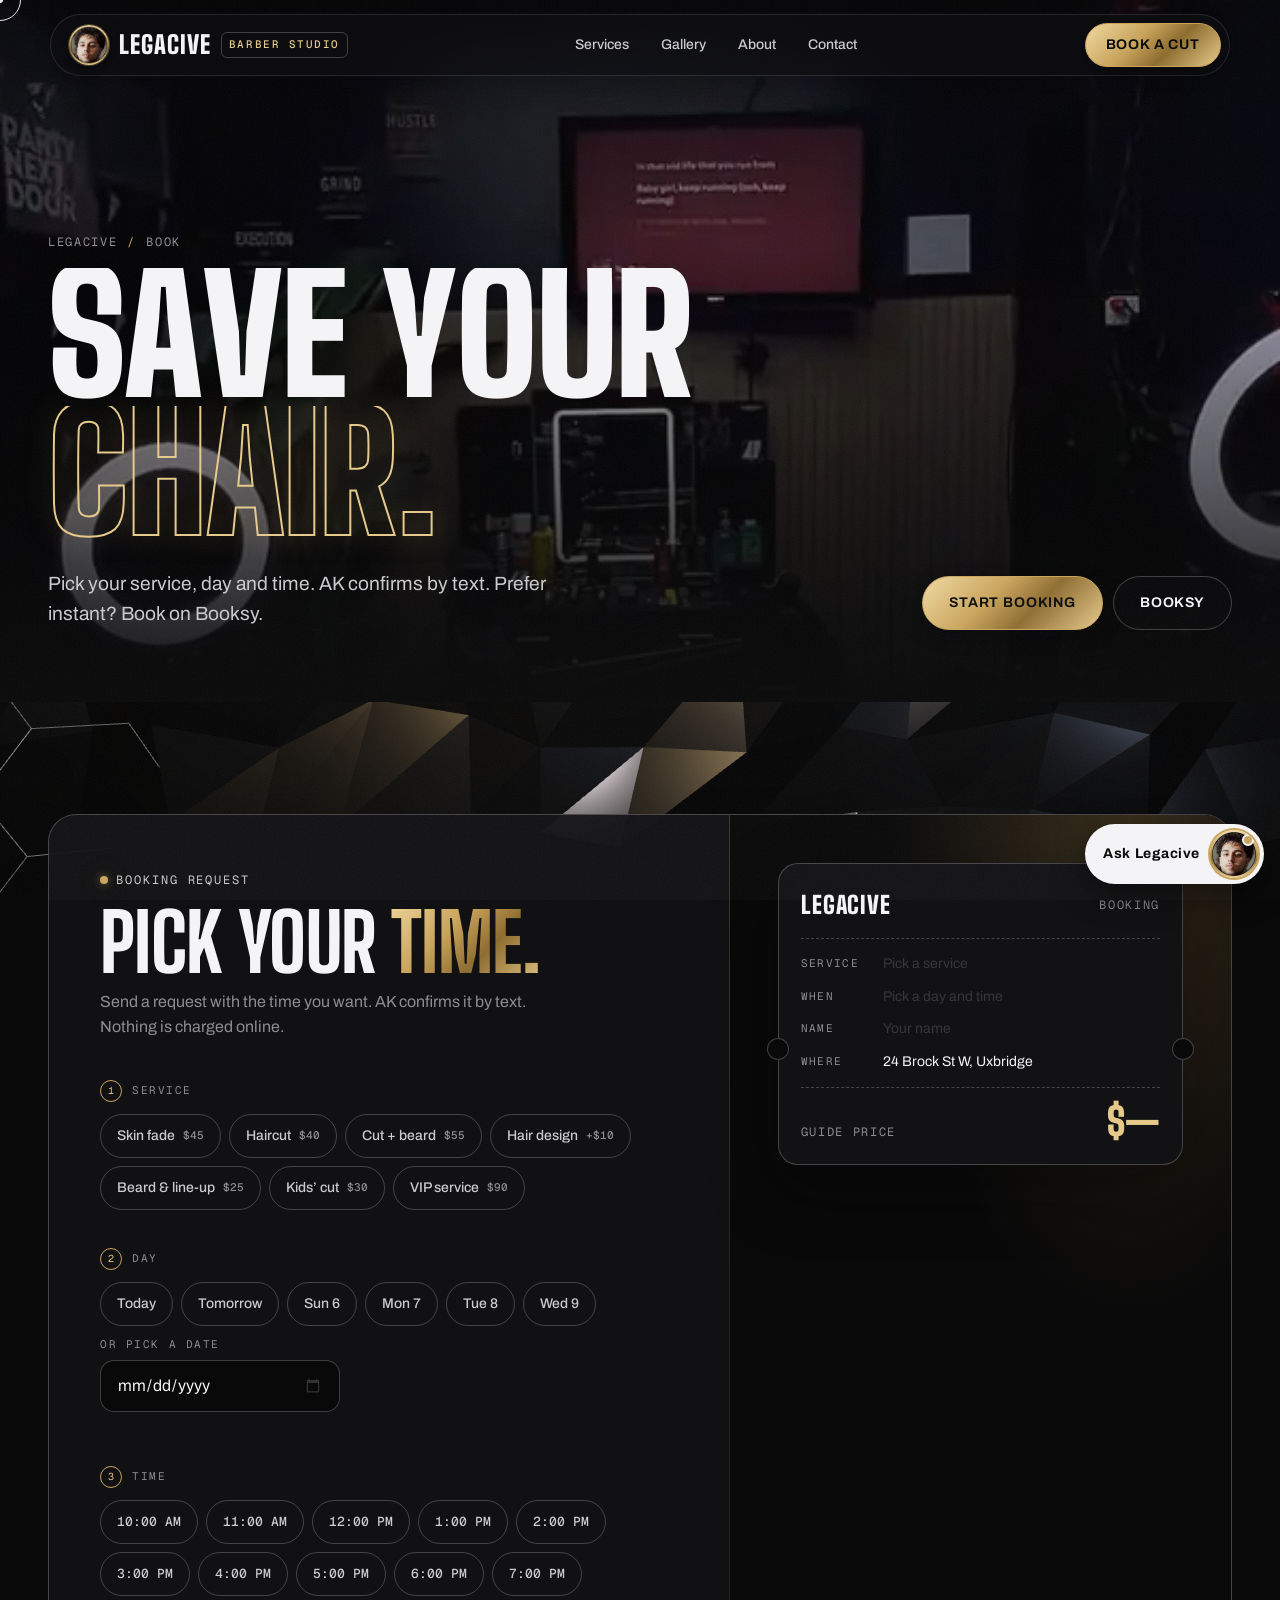
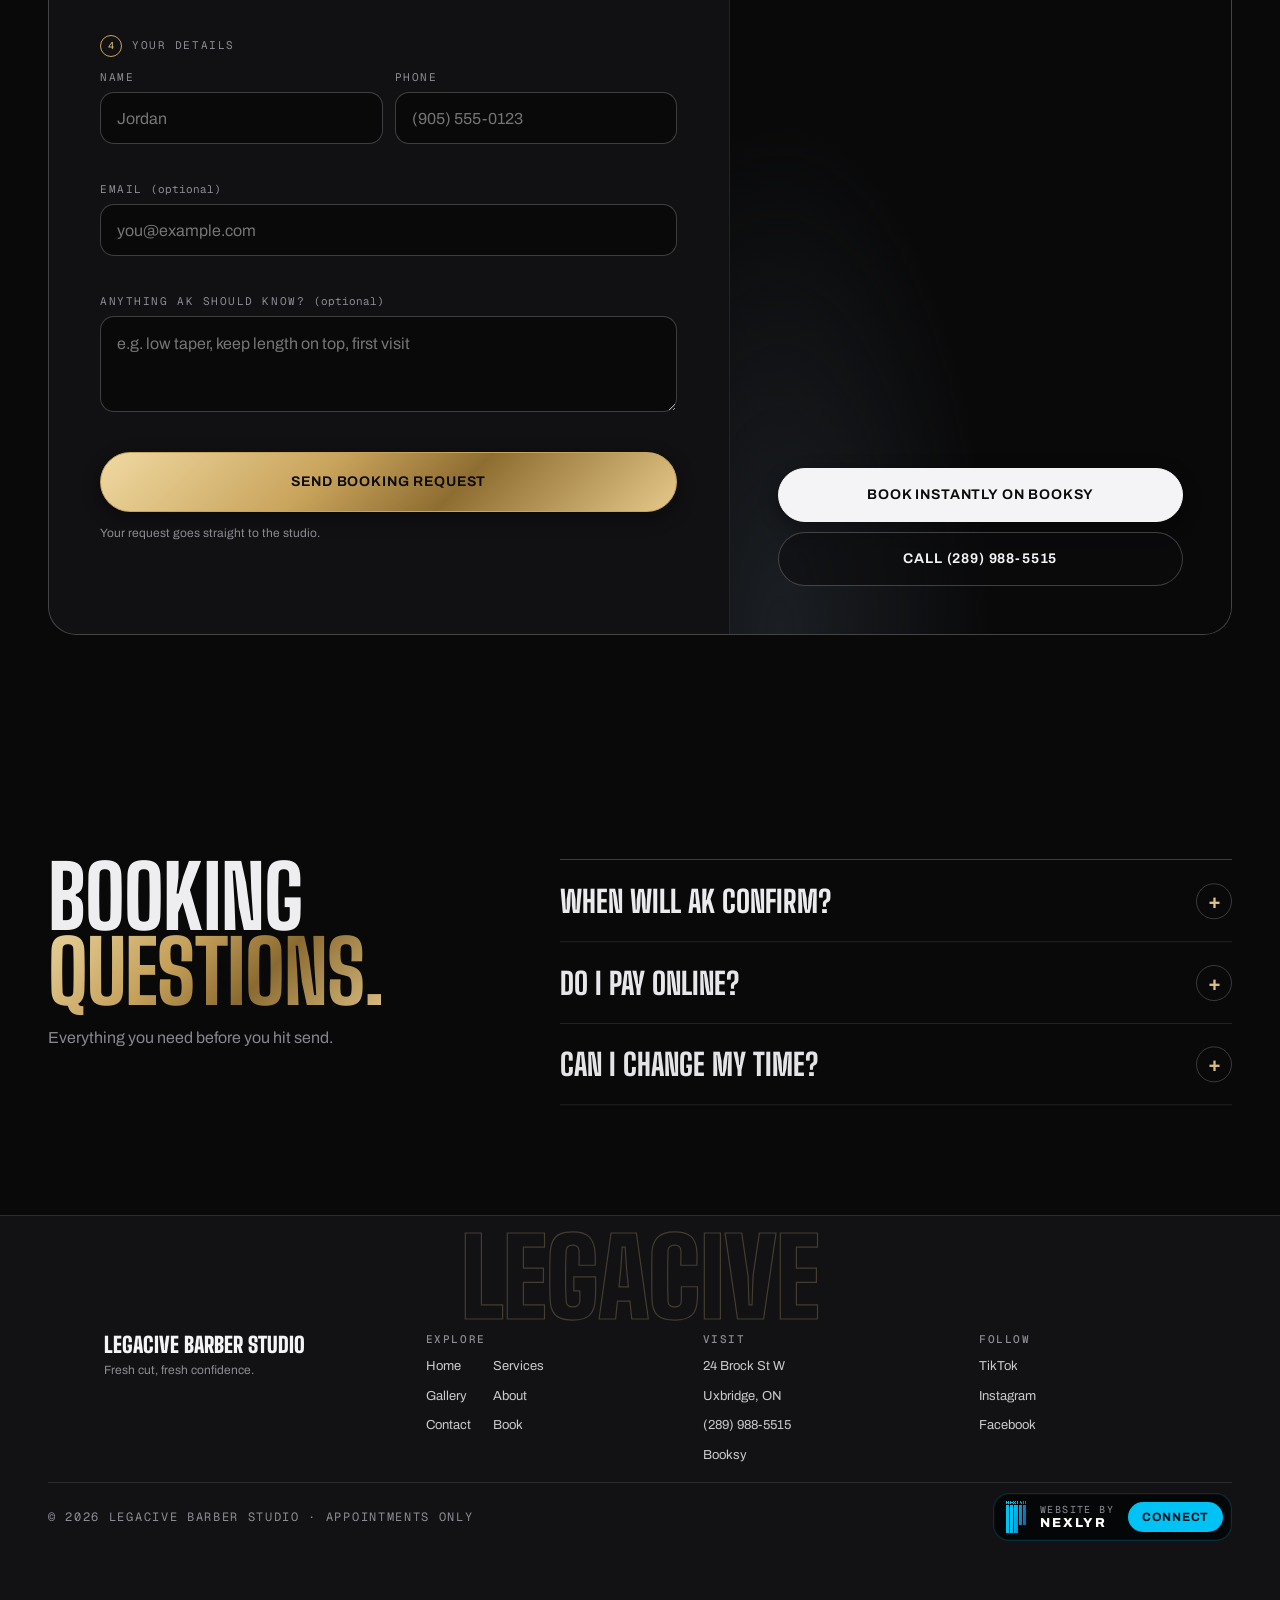
<file: book.html>
<!doctype html>
<html lang="en">
<head>
<meta charset="utf-8">
<meta name="viewport" content="width=device-width, initial-scale=1, viewport-fit=cover">
<title>Book a Cut · Legacive Barber Studio, Uxbridge</title>
<meta name="description" content="Request an appointment at Legacive Barber Studio in Uxbridge. Pick a service, day and time and AK confirms by text, or book instantly on Booksy.">
<meta name="theme-color" content="#09090a">
<meta property="og:title" content="Book a Cut · Legacive Barber Studio, Uxbridge">
<meta property="og:description" content="Request an appointment at Legacive Barber Studio in Uxbridge. Pick a service, day and time and AK confirms by text, or book instantly on Booksy.">
<meta property="og:image" content="assets/img/logo.png">
<link rel="icon" type="image/png" href="favicon.png">
<link rel="apple-touch-icon" href="apple-touch-icon.png">
<link rel="preload" href="assets/fonts/big-shoulders-display-latin-900-normal.woff2" as="font" type="font/woff2" crossorigin>
<link rel="preload" href="assets/fonts/archivo-latin-wght-normal.woff2" as="font" type="font/woff2" crossorigin>
<link rel="stylesheet" href="assets/css/style.min.css?v=1792259590">
<script>document.documentElement.classList.add('js');try{if(sessionStorage.getItem('lg_wipe')){document.documentElement.classList.add('is-entering');sessionStorage.removeItem('lg_wipe')}}catch(e){}</script>
<script type="application/ld+json">{"@context":"https://schema.org","@type":"BarberShop","name":"Legacive Barber Studio","image":"assets/img/logo.png","telephone":"+1-289-988-5515","priceRange":"$$","address":{"@type":"PostalAddress","streetAddress":"24 Brock Street W","addressLocality":"Uxbridge","addressRegion":"ON","addressCountry":"CA"},"url":"https://legacive.booksy.com/a","sameAs":["https://www.tiktok.com/@legacive.barbershop"]}</script>
</head>
<body data-page="book">
<a class="sr-only" href="#main">Skip to content</a>
<div class="bg-fallback" aria-hidden="true"></div>
<canvas id="bg" aria-hidden="true"></canvas>
<div class="veil" aria-hidden="true"></div>
<div class="grain" aria-hidden="true"></div>
<div class="progress" aria-hidden="true"></div>
<div class="wipe" aria-hidden="true"><div class="wipe__hex"></div><img class="wipe__logo" src="assets/img/logo-sm.webp" alt="" loading="lazy"></div>
<div class="cursor" aria-hidden="true"><span>VIEW</span></div><div class="cursor-dot" aria-hidden="true"></div>
<header class="nav" id="nav">
  <a href="index.html" class="brand" aria-label="Legacive Barber Studio home"><img class="brand__logo" src="assets/img/logo-sm.webp" alt="" width="40" height="40">Legacive <b>BARBER STUDIO</b></a>
  <ul class="nav__links"><li><a href="services.html" data-nav="services">Services</a></li><li><a href="gallery.html" data-nav="gallery">Gallery</a></li><li><a href="about.html" data-nav="about">About</a></li><li><a href="contact.html" data-nav="contact">Contact</a></li></ul>
  <a href="book.html" class="btn btn--gold nav__cta mag" data-nav="book">Book a cut</a>
  <button class="nav__burger" aria-label="Open menu" aria-expanded="false" aria-controls="menu"><span></span></button>
</header>
<nav class="menu" id="menu" aria-label="Mobile"><a href="index.html" data-nav="home">Home <small>01</small></a><a href="services.html" data-nav="services">Services <small>02</small></a><a href="gallery.html" data-nav="gallery">Gallery <small>03</small></a><a href="about.html" data-nav="about">About <small>04</small></a><a href="contact.html" data-nav="contact">Contact <small>05</small></a><a href="book.html" data-nav="book">Book <small>06</small></a><a class="menu__call" href="tel:+12899885515">Call (289) 988-5515</a></nav>
<main id="main">
<section class="phero" aria-label="Save your chair.">
  <div class="phero__media"><img src="assets/img/room.webp" alt=""></div>
  <div class="phero__inner wrap">
    <div class="crumbs mono"><a href="index.html">Legacive</a><span>/</span>Book</div>
    <h1 aria-label="Save your chair."><span class="line split">Save your</span><span class="line split o">chair.</span></h1>
    <div class="phero__row"><p>Pick your service, day and time. AK confirms by text. Prefer instant? Book on Booksy.</p><div class="phero__acts"><a class="btn btn--gold mag" href="#book">Start booking</a><a class="btn btn--ghost mag" href="https://legacive.booksy.com/a" target="_blank" rel="noopener">Booksy</a></div></div>
  </div>
</section>
<section class="book wrap" id="book" aria-labelledby="book-h">
  <div class="book__box rv">
    <form class="book__form" id="bookForm" novalidate>
      <span class="tag"><span class="dot"></span>Booking request</span>
      <h2 id="book-h">Pick your <span class="au">time.</span></h2>
      <p>Send a request with the time you want. AK confirms it by text. Nothing is charged online.</p>
      <fieldset class="step"><legend><i>1</i>Service</legend><div class="picks" id="fSvc" role="radiogroup" aria-label="Service"></div><div class="err" id="eSvc"></div></fieldset>
      <fieldset class="step"><legend><i>2</i>Day</legend><div class="picks" id="fDays" role="radiogroup" aria-label="Day"></div><div class="field" style="margin-top:10px;max-width:240px"><label for="fDate">Or pick a date</label><input type="date" id="fDate"></div><div class="err" id="eDay"></div></fieldset>
      <fieldset class="step"><legend><i>3</i>Time</legend><div class="picks slots" id="fTime" role="radiogroup" aria-label="Time"></div><div class="err" id="eTime"></div></fieldset>
      <fieldset class="step"><legend><i>4</i>Your details</legend>
        <div class="row2"><div class="field"><label for="fName">Name</label><input id="fName" autocomplete="name" placeholder="Jordan"><div class="err" id="eName"></div></div><div class="field"><label for="fPhone">Phone</label><input id="fPhone" type="tel" inputmode="tel" autocomplete="tel" placeholder="(905) 555-0123"><div class="err" id="ePhone"></div></div></div>
        <div class="field"><label for="fEmail">Email <span style="text-transform:none;letter-spacing:0">(optional)</span></label><input id="fEmail" type="email" autocomplete="email" placeholder="you@example.com"><div class="err" id="eEmail"></div></div>
        <div class="field"><label for="fNote">Anything AK should know? <span style="text-transform:none;letter-spacing:0">(optional)</span></label><textarea id="fNote" placeholder="e.g. low taper, keep length on top, first visit"></textarea></div>
      </fieldset>
      <button class="btn btn--gold book__submit" type="submit" id="bookBtn">Send booking request</button>
      <p class="book__fine">Your request goes straight to the studio.</p>
      <div class="done" id="done" role="status" aria-live="polite">
        <div class="tick"><svg viewBox="0 0 24 24" fill="none" stroke="currentColor" stroke-width="2.6" stroke-linecap="round" stroke-linejoin="round"><path d="M5 12.5l4.5 4.5L19 7.5"/></svg></div>
        <h2>Request <span class="au">sent.</span></h2><p id="doneTxt">AK will text you to confirm your time.</p>
        <div class="acts"><a class="btn btn--solid" id="doneSms" href="#">Text the studio too</a><button class="btn btn--ghost" type="button" id="bookAgain">Book another</button></div>
      </div>
    </form>
    <aside class="book__side" aria-label="Your booking summary">
      <div class="ticket">
        <div class="ticket__top"><b>Legacive</b><span class="mono">Booking</span></div>
        <dl><div><dt>Service</dt><dd id="tSvc" class="is-empty">Pick a service</dd></div><div><dt>When</dt><dd id="tWhen" class="is-empty">Pick a day and time</dd></div><div><dt>Name</dt><dd id="tName" class="is-empty">Your name</dd></div><div><dt>Where</dt><dd>24 Brock St W, Uxbridge</dd></div></dl>
        <div class="ticket__total"><span class="mono">Guide price</span><b id="tPrice">$—</b></div>
      </div>
      <div class="book__alt"><a class="btn btn--solid" href="https://legacive.booksy.com/a" target="_blank" rel="noopener">Book instantly on Booksy</a><a class="btn btn--ghost" href="tel:+12899885515">Call (289) 988-5515</a></div>
    </aside>
  </div>
</section>
<section class="faq wrap" aria-labelledby="faq-h"><div class="faq__grid"><div><h2 id="faq-h" class="rv">Booking <span class="au">questions.</span></h2><p class="rv">Everything you need before you hit send.</p></div><div class="qa"><details class="rv"><summary>When will AK confirm?<i aria-hidden="true"></i></summary><p>Requests are confirmed by text, usually the same day. If you need a slot today, Booksy or a call is fastest.</p></details><details class="rv"><summary>Do I pay online?<i aria-hidden="true"></i></summary><p>No. Nothing is charged when you send a request. You pay at the studio.</p></details><details class="rv"><summary>Can I change my time?<i aria-hidden="true"></i></summary><p>Yes. Text (289) 988-5515 with your name and the new time you want.</p></details></div></div></section>
</main>
<footer class="foot">
  <div class="wrap">
    <div class="foot__big" aria-hidden="true">LEGACIVE</div>
    <div class="foot__cols">
      <div><div class="foot__brand"><img class="foot__logo" src="assets/img/logo-sm.webp" loading="lazy" alt="" width="54" height="54"><div><strong>Legacive Barber Studio</strong><span>Fresh cut, fresh confidence.</span></div></div><p>A private, appointment-only barber studio in downtown Uxbridge, Ontario. Fades, textured cuts, designs and beard work by AK.</p></div>
      <div><h4>Explore</h4><ul><li><a href="index.html">Home</a></li><li><a href="services.html">Services</a></li><li><a href="gallery.html">Gallery</a></li><li><a href="about.html">About</a></li><li><a href="contact.html">Contact</a></li><li><a href="book.html">Book</a></li></ul></div>
      <div><h4>Visit</h4><ul><li><a href="https://www.google.com/maps/search/?api=1&amp;query=24%20Brock%20Street%20West%2C%20Uxbridge%2C%20Ontario" target="_blank" rel="noopener">24 Brock St W</a></li><li><a href="https://www.google.com/maps/search/?api=1&amp;query=24%20Brock%20Street%20West%2C%20Uxbridge%2C%20Ontario" target="_blank" rel="noopener">Uxbridge, ON</a></li><li><a href="tel:+12899885515">(289) 988-5515</a></li><li><a href="https://legacive.booksy.com/a" target="_blank" rel="noopener">Booksy</a></li></ul></div>
      <div><h4>Follow</h4><ul><li><a href="https://www.tiktok.com/@legacive.barbershop" target="_blank" rel="noopener">TikTok</a></li><li><a href="https://www.instagram.com/legacive_barberstudio.uxbridge/" target="_blank" rel="noopener">Instagram</a></li><li><a href="https://www.facebook.com/Legacive.barbershop" target="_blank" rel="noopener">Facebook</a></li></ul></div>
    </div>
    <div class="foot__legal">
      <span class="mono">© <span id="yr"></span> Legacive Barber Studio · Appointments only</span>
      <a class="nx" href="https://nexlyr.solutions" target="_blank" rel="noopener" aria-label="Website by Nexlyr Solutions"><svg class="nx__mark" viewBox="0 0 631 1011" aria-hidden="true" shape-rendering="crispEdges"><defs><linearGradient id="nxg" gradientUnits="userSpaceOnUse" x1="277.4" y1="43.9" x2="724.3" y2="114.7"><stop offset="0" stop-color="#01C2F4"/><stop offset="1" stop-color="#0169B3"/></linearGradient></defs><g fill="url(#nxg)"><rect x="2.5" y="1.0" width="27.2" height="6.8"/><rect x="70.5" y="1.0" width="27.2" height="6.8"/><rect x="124.9" y="1.0" width="88.4" height="6.8"/><rect x="233.7" y="1.0" width="27.2" height="6.8"/><rect x="294.9" y="1.0" width="27.2" height="6.8"/><rect x="342.5" y="1.0" width="27.2" height="6.8"/><rect x="430.9" y="1.0" width="27.2" height="6.8"/><rect x="492.1" y="1.0" width="27.2" height="6.8"/><rect x="539.7" y="1.0" width="74.8" height="6.8"/><rect x="2.5" y="7.8" width="34.0" height="6.8"/><rect x="70.5" y="7.8" width="27.2" height="6.8"/><rect x="124.9" y="7.8" width="88.4" height="6.8"/><rect x="233.7" y="7.8" width="27.2" height="6.8"/><rect x="294.9" y="7.8" width="27.2" height="6.8"/><rect x="342.5" y="7.8" width="27.2" height="6.8"/><rect x="430.9" y="7.8" width="27.2" height="6.8"/><rect x="492.1" y="7.8" width="27.2" height="6.8"/><rect x="539.7" y="7.8" width="81.6" height="6.8"/><rect x="2.5" y="14.6" width="34.0" height="6.8"/><rect x="70.5" y="14.6" width="27.2" height="6.8"/><rect x="124.9" y="14.6" width="27.2" height="6.8"/><rect x="233.7" y="14.6" width="34.0" height="6.8"/><rect x="288.1" y="14.6" width="34.0" height="6.8"/><rect x="342.5" y="14.6" width="27.2" height="6.8"/><rect x="430.9" y="14.6" width="27.2" height="6.8"/><rect x="492.1" y="14.6" width="27.2" height="6.8"/><rect x="539.7" y="14.6" width="27.2" height="6.8"/><rect x="600.9" y="14.6" width="27.2" height="6.8"/><rect x="2.5" y="21.4" width="40.8" height="6.8"/><rect x="70.5" y="21.4" width="27.2" height="6.8"/><rect x="124.9" y="21.4" width="27.2" height="6.8"/><rect x="240.5" y="21.4" width="34.0" height="6.8"/><rect x="281.3" y="21.4" width="34.0" height="6.8"/><rect x="342.5" y="21.4" width="27.2" height="6.8"/><rect x="430.9" y="21.4" width="27.2" height="6.8"/><rect x="492.1" y="21.4" width="27.2" height="6.8"/><rect x="539.7" y="21.4" width="27.2" height="6.8"/><rect x="600.9" y="21.4" width="27.2" height="6.8"/><rect x="2.5" y="28.2" width="47.6" height="6.8"/><rect x="70.5" y="28.2" width="27.2" height="6.8"/><rect x="124.9" y="28.2" width="27.2" height="6.8"/><rect x="247.3" y="28.2" width="61.2" height="6.8"/><rect x="342.5" y="28.2" width="27.2" height="6.8"/><rect x="437.7" y="28.2" width="27.2" height="6.8"/><rect x="485.3" y="28.2" width="27.2" height="6.8"/><rect x="539.7" y="28.2" width="27.2" height="6.8"/><rect x="600.9" y="28.2" width="27.2" height="6.8"/><rect x="2.5" y="35.0" width="54.4" height="6.8"/><rect x="70.5" y="35.0" width="27.2" height="6.8"/><rect x="124.9" y="35.0" width="27.2" height="6.8"/><rect x="254.1" y="35.0" width="47.6" height="6.8"/><rect x="342.5" y="35.0" width="27.2" height="6.8"/><rect x="444.5" y="35.0" width="27.2" height="6.8"/><rect x="478.5" y="35.0" width="27.2" height="6.8"/><rect x="539.7" y="35.0" width="27.2" height="6.8"/><rect x="600.9" y="35.0" width="27.2" height="6.8"/><rect x="2.5" y="41.8" width="27.2" height="6.8"/><rect x="36.5" y="41.8" width="27.2" height="6.8"/><rect x="70.5" y="41.8" width="27.2" height="6.8"/><rect x="124.9" y="41.8" width="81.6" height="6.8"/><rect x="260.9" y="41.8" width="34.0" height="6.8"/><rect x="342.5" y="41.8" width="27.2" height="6.8"/><rect x="451.3" y="41.8" width="47.6" height="6.8"/><rect x="539.7" y="41.8" width="27.2" height="6.8"/><rect x="600.9" y="41.8" width="27.2" height="6.8"/><rect x="2.5" y="48.6" width="27.2" height="6.8"/><rect x="36.5" y="48.6" width="27.2" height="6.8"/><rect x="70.5" y="48.6" width="27.2" height="6.8"/><rect x="124.9" y="48.6" width="81.6" height="6.8"/><rect x="260.9" y="48.6" width="34.0" height="6.8"/><rect x="342.5" y="48.6" width="27.2" height="6.8"/><rect x="458.1" y="48.6" width="34.0" height="6.8"/><rect x="539.7" y="48.6" width="27.2" height="6.8"/><rect x="600.9" y="48.6" width="27.2" height="6.8"/><rect x="2.5" y="55.4" width="27.2" height="6.8"/><rect x="43.3" y="55.4" width="54.4" height="6.8"/><rect x="124.9" y="55.4" width="27.2" height="6.8"/><rect x="254.1" y="55.4" width="47.6" height="6.8"/><rect x="342.5" y="55.4" width="27.2" height="6.8"/><rect x="464.9" y="55.4" width="27.2" height="6.8"/><rect x="539.7" y="55.4" width="81.6" height="6.8"/><rect x="2.5" y="62.2" width="27.2" height="6.8"/><rect x="43.3" y="62.2" width="54.4" height="6.8"/><rect x="124.9" y="62.2" width="27.2" height="6.8"/><rect x="247.3" y="62.2" width="61.2" height="6.8"/><rect x="342.5" y="62.2" width="27.2" height="6.8"/><rect x="464.9" y="62.2" width="27.2" height="6.8"/><rect x="539.7" y="62.2" width="74.8" height="6.8"/><rect x="2.5" y="69.0" width="27.2" height="6.8"/><rect x="50.1" y="69.0" width="47.6" height="6.8"/><rect x="124.9" y="69.0" width="27.2" height="6.8"/><rect x="240.5" y="69.0" width="34.0" height="6.8"/><rect x="281.3" y="69.0" width="34.0" height="6.8"/><rect x="342.5" y="69.0" width="27.2" height="6.8"/><rect x="464.9" y="69.0" width="27.2" height="6.8"/><rect x="539.7" y="69.0" width="27.2" height="6.8"/><rect x="580.5" y="69.0" width="34.0" height="6.8"/><rect x="2.5" y="75.8" width="27.2" height="6.8"/><rect x="56.9" y="75.8" width="40.8" height="6.8"/><rect x="124.9" y="75.8" width="27.2" height="6.8"/><rect x="233.7" y="75.8" width="34.0" height="6.8"/><rect x="288.1" y="75.8" width="34.0" height="6.8"/><rect x="342.5" y="75.8" width="27.2" height="6.8"/><rect x="464.9" y="75.8" width="27.2" height="6.8"/><rect x="539.7" y="75.8" width="27.2" height="6.8"/><rect x="587.3" y="75.8" width="34.0" height="6.8"/><rect x="2.5" y="82.6" width="27.2" height="6.8"/><rect x="63.7" y="82.6" width="34.0" height="6.8"/><rect x="124.9" y="82.6" width="88.4" height="6.8"/><rect x="233.7" y="82.6" width="27.2" height="6.8"/><rect x="294.9" y="82.6" width="27.2" height="6.8"/><rect x="342.5" y="82.6" width="88.4" height="6.8"/><rect x="464.9" y="82.6" width="27.2" height="6.8"/><rect x="539.7" y="82.6" width="27.2" height="6.8"/><rect x="594.1" y="82.6" width="34.0" height="6.8"/><rect x="2.5" y="89.4" width="27.2" height="6.8"/><rect x="70.5" y="89.4" width="27.2" height="6.8"/><rect x="124.9" y="89.4" width="88.4" height="6.8"/><rect x="233.7" y="89.4" width="27.2" height="6.8"/><rect x="294.9" y="89.4" width="27.2" height="6.8"/><rect x="342.5" y="89.4" width="88.4" height="6.8"/><rect x="464.9" y="89.4" width="27.2" height="6.8"/><rect x="539.7" y="89.4" width="27.2" height="6.8"/><rect x="600.9" y="89.4" width="27.2" height="6.8"/><rect x="0" y="128" width="98.5" height="883"/><rect x="133.25" y="128" width="98.5" height="883"/><rect x="266.5" y="128" width="98.5" height="883"/><rect x="399.75" y="128" width="98.5" height="630"/><rect x="533" y="128" width="98.5" height="630"/></g></svg><span class="nx__txt"><small>Website by</small><b>NEXLYR</b></span><span class="nx__go">Connect</span></a>
    </div>
  </div>
</footer>
<button class="bot-fab" id="botFab" aria-controls="bot" aria-expanded="false"><span class="bot-fab__label">Ask Legacive</span><span class="bot-fab__av"><img src="assets/img/logo-sm.webp" alt="" loading="lazy"><span class="bot-fab__dot"></span></span></button>
<section class="bot" id="bot" role="dialog" aria-label="Legacive assistant">
  <div class="bot__head"><img src="assets/img/logo-sm.webp" alt="" loading="lazy"><div class="bot__title"><strong>Legacive assistant</strong><span><span class="dot"></span>Usually instant</span></div><button class="bot__icon" id="botClose" aria-label="Close chat"><svg viewBox="0 0 24 24" fill="none" stroke="currentColor" stroke-width="2" stroke-linecap="round"><path d="M6 6l12 12M18 6 6 18"/></svg></button></div>
  <div class="bot__log" id="botLog" aria-live="polite"></div>
  <div class="bot__chips" id="botChips"></div>
  <div class="bot__err" id="botErr"></div>
  <form class="bot__form" id="botForm"><input id="botIn" autocomplete="off" placeholder="Ask about prices, booking, location…" aria-label="Your question"><button type="submit" aria-label="Send"><svg viewBox="0 0 24 24" fill="none" stroke="currentColor" stroke-width="1.8" stroke-linecap="round" stroke-linejoin="round" aria-hidden="true"><path d="M5 12h14M13 6l6 6-6 6"/></svg></button></form>
</section>
<div class="lb" id="lb" hidden role="dialog" aria-modal="true" aria-label="Photo viewer">
  <button class="lb__btn lb__close" aria-label="Close"><svg viewBox="0 0 24 24" fill="none" stroke="currentColor" stroke-width="2" stroke-linecap="round"><path d="M6 6l12 12M18 6 6 18"/></svg></button>
  <button class="lb__btn lb__prev" aria-label="Previous photo"><svg viewBox="0 0 24 24" fill="none" stroke="currentColor" stroke-width="2" stroke-linecap="round" stroke-linejoin="round"><path d="M15 6l-6 6 6 6"/></svg></button>
  <figure class="lb__fig"><img id="lbImg" alt=""><figcaption><span id="lbCap"></span><span class="mono" id="lbNum"></span></figcaption></figure>
  <button class="lb__btn lb__next" aria-label="Next photo"><svg viewBox="0 0 24 24" fill="none" stroke="currentColor" stroke-width="2" stroke-linecap="round" stroke-linejoin="round"><path d="M9 6l6 6-6 6"/></svg></button>
</div>
<script defer src="assets/vendor/gsap.min.js"></script>
<script defer src="assets/vendor/ScrollTrigger.min.js"></script>
<script defer src="assets/vendor/lenis.min.js"></script>
<script defer src="assets/js/data.js?v=1792259590"></script>
<script defer src="assets/js/main.min.js?v=1792259590"></script>
</body>
</html>
</file>
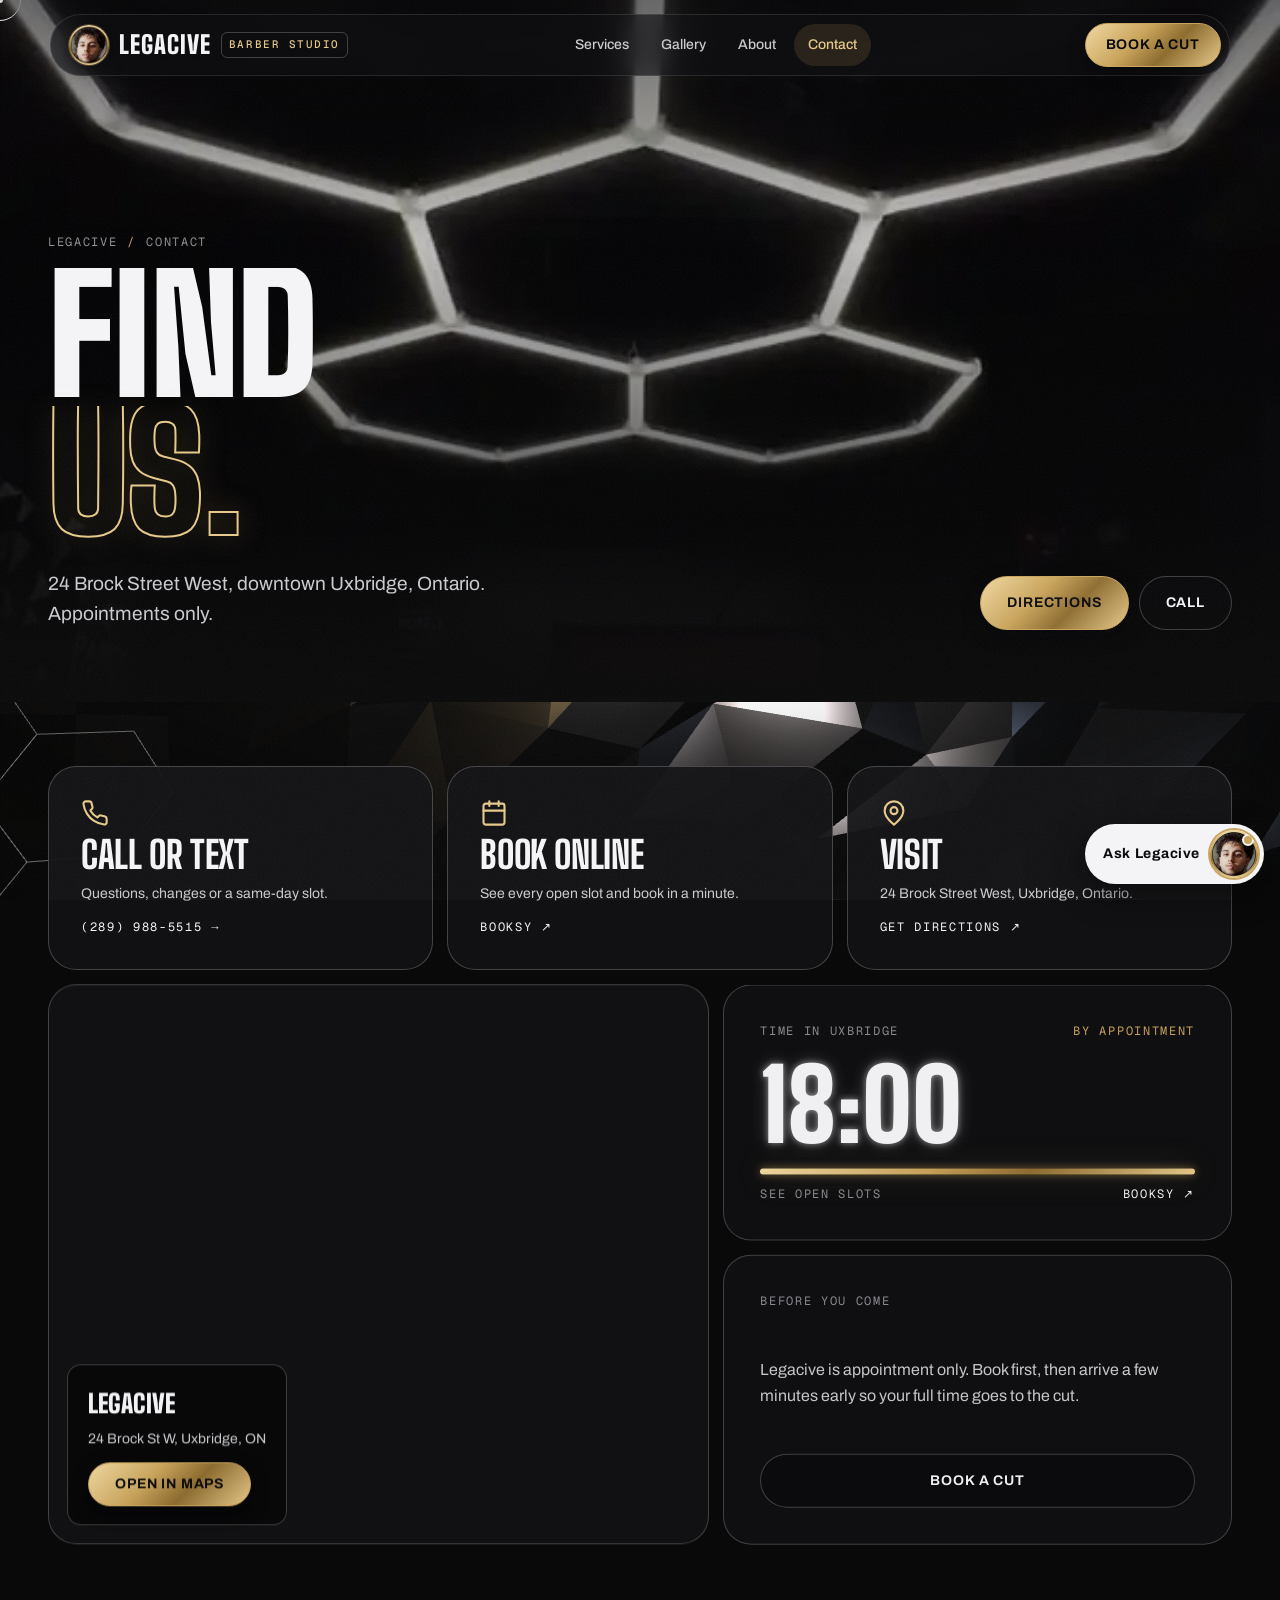
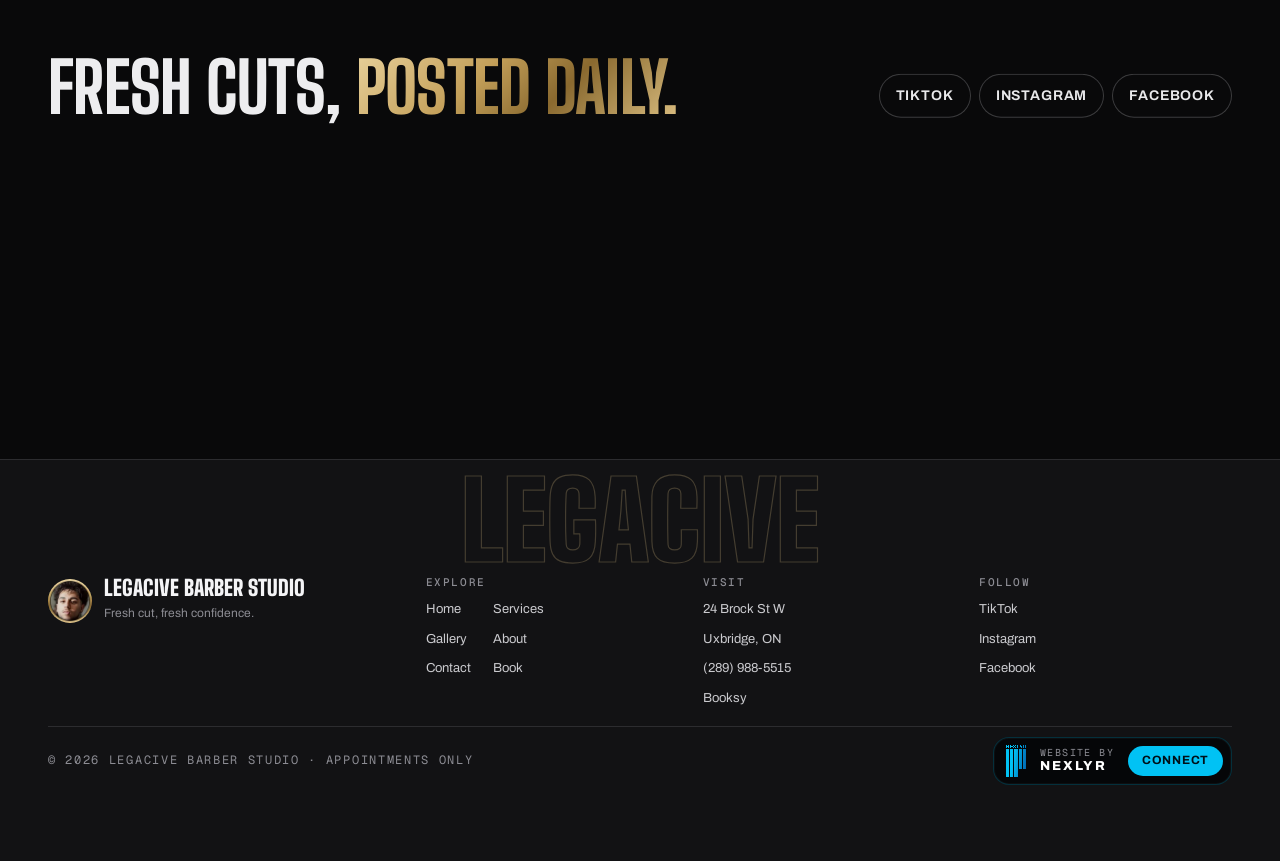
<file: contact.html>
<!doctype html>
<html lang="en">
<head>
<meta charset="utf-8">
<meta name="viewport" content="width=device-width, initial-scale=1, viewport-fit=cover">
<title>Contact & Directions · Legacive Barber Studio, Uxbridge</title>
<meta name="description" content="Find Legacive Barber Studio at 24 Brock Street West, Uxbridge, Ontario. Call or text (289) 988-5515. Appointments only.">
<meta name="theme-color" content="#09090a">
<meta property="og:title" content="Contact & Directions · Legacive Barber Studio, Uxbridge">
<meta property="og:description" content="Find Legacive Barber Studio at 24 Brock Street West, Uxbridge, Ontario. Call or text (289) 988-5515. Appointments only.">
<meta property="og:image" content="assets/img/logo.png">
<link rel="icon" type="image/png" href="favicon.png">
<link rel="apple-touch-icon" href="apple-touch-icon.png">
<link rel="preload" href="assets/fonts/big-shoulders-display-latin-900-normal.woff2" as="font" type="font/woff2" crossorigin>
<link rel="preload" href="assets/fonts/archivo-latin-wght-normal.woff2" as="font" type="font/woff2" crossorigin>
<link rel="stylesheet" href="assets/css/style.min.css?v=1792259590">
<script>document.documentElement.classList.add('js');try{if(sessionStorage.getItem('lg_wipe')){document.documentElement.classList.add('is-entering');sessionStorage.removeItem('lg_wipe')}}catch(e){}</script>
<script type="application/ld+json">{"@context":"https://schema.org","@type":"BarberShop","name":"Legacive Barber Studio","image":"assets/img/logo.png","telephone":"+1-289-988-5515","priceRange":"$$","address":{"@type":"PostalAddress","streetAddress":"24 Brock Street W","addressLocality":"Uxbridge","addressRegion":"ON","addressCountry":"CA"},"url":"https://legacive.booksy.com/a","sameAs":["https://www.tiktok.com/@legacive.barbershop"]}</script>
</head>
<body data-page="contact">
<a class="sr-only" href="#main">Skip to content</a>
<div class="bg-fallback" aria-hidden="true"></div>
<canvas id="bg" aria-hidden="true"></canvas>
<div class="veil" aria-hidden="true"></div>
<div class="grain" aria-hidden="true"></div>
<div class="progress" aria-hidden="true"></div>
<div class="wipe" aria-hidden="true"><div class="wipe__hex"></div><img class="wipe__logo" src="assets/img/logo-sm.webp" alt="" loading="lazy"></div>
<div class="cursor" aria-hidden="true"><span>VIEW</span></div><div class="cursor-dot" aria-hidden="true"></div>
<header class="nav" id="nav">
  <a href="index.html" class="brand" aria-label="Legacive Barber Studio home"><img class="brand__logo" src="assets/img/logo-sm.webp" alt="" width="40" height="40">Legacive <b>BARBER STUDIO</b></a>
  <ul class="nav__links"><li><a href="services.html" data-nav="services">Services</a></li><li><a href="gallery.html" data-nav="gallery">Gallery</a></li><li><a href="about.html" data-nav="about">About</a></li><li><a href="contact.html" data-nav="contact">Contact</a></li></ul>
  <a href="book.html" class="btn btn--gold nav__cta mag" data-nav="book">Book a cut</a>
  <button class="nav__burger" aria-label="Open menu" aria-expanded="false" aria-controls="menu"><span></span></button>
</header>
<nav class="menu" id="menu" aria-label="Mobile"><a href="index.html" data-nav="home">Home <small>01</small></a><a href="services.html" data-nav="services">Services <small>02</small></a><a href="gallery.html" data-nav="gallery">Gallery <small>03</small></a><a href="about.html" data-nav="about">About <small>04</small></a><a href="contact.html" data-nav="contact">Contact <small>05</small></a><a href="book.html" data-nav="book">Book <small>06</small></a><a class="menu__call" href="tel:+12899885515">Call (289) 988-5515</a></nav>
<main id="main">
<section class="phero" aria-label="Find us.">
  <div class="phero__media"><img src="assets/img/hex.webp" alt=""></div>
  <div class="phero__inner wrap">
    <div class="crumbs mono"><a href="index.html">Legacive</a><span>/</span>Contact</div>
    <h1 aria-label="Find us."><span class="line split">Find</span><span class="line split o">us.</span></h1>
    <div class="phero__row"><p>24 Brock Street West, downtown Uxbridge, Ontario. Appointments only.</p><div class="phero__acts"><a class="btn btn--gold mag" href="https://www.google.com/maps/search/?api=1&amp;query=24%20Brock%20Street%20West%2C%20Uxbridge%2C%20Ontario" target="_blank" rel="noopener">Directions</a><a class="btn btn--ghost mag" href="tel:+12899885515">Call</a></div></div>
  </div>
</section>
<section class="contact wrap" aria-label="Ways to reach the studio">
  <div class="cgrid">
    <a class="ccard rv" href="tel:+12899885515"><svg viewBox="0 0 24 24" fill="none" stroke="currentColor" stroke-width="1.8" stroke-linecap="round" stroke-linejoin="round"><path d="M22 16.9v3a2 2 0 0 1-2.2 2 19.8 19.8 0 0 1-8.6-3.1 19.5 19.5 0 0 1-6-6A19.8 19.8 0 0 1 2.1 4.2 2 2 0 0 1 4.1 2h3a2 2 0 0 1 2 1.7c.1.9.4 1.8.7 2.7a2 2 0 0 1-.5 2.1L8 9.8a16 16 0 0 0 6 6l1.3-1.3a2 2 0 0 1 2.1-.4c.9.3 1.8.6 2.7.7a2 2 0 0 1 1.7 2Z"/></svg><h3>Call or text</h3><p>Questions, changes or a same-day slot.</p><span class="mono">(289) 988-5515 →</span></a>
    <a class="ccard rv" href="https://legacive.booksy.com/a" target="_blank" rel="noopener"><svg viewBox="0 0 24 24" fill="none" stroke="currentColor" stroke-width="1.8" stroke-linecap="round" stroke-linejoin="round"><rect x="3" y="4" width="18" height="18" rx="2"/><path d="M16 2v4M8 2v4M3 10h18"/></svg><h3>Book online</h3><p>See every open slot and book in a minute.</p><span class="mono">Booksy ↗</span></a>
    <a class="ccard rv" href="https://www.google.com/maps/search/?api=1&amp;query=24%20Brock%20Street%20West%2C%20Uxbridge%2C%20Ontario" target="_blank" rel="noopener"><svg viewBox="0 0 24 24" fill="none" stroke="currentColor" stroke-width="1.8" stroke-linecap="round" stroke-linejoin="round"><path d="M20 10c0 6-8 12-8 12S4 16 4 10a8 8 0 0 1 16 0Z"/><circle cx="12" cy="10" r="3"/></svg><h3>Visit</h3><p>24 Brock Street West, Uxbridge, Ontario.</p><span class="mono">Get directions ↗</span></a>
  </div>
  <div class="visit__grid">
    <div class="bigmap rv"><iframe title="Map to 24 Brock Street West, Uxbridge" loading="lazy" referrerpolicy="no-referrer-when-downgrade" src="https://maps.google.com/maps?q=24%20Brock%20Street%20West%2C%20Uxbridge%2C%20Ontario&amp;z=16&amp;output=embed"></iframe><div class="bigmap__pin"><b>Legacive</b><p>24 Brock St W, Uxbridge, ON</p><a class="btn btn--gold" style="height:44px" href="https://www.google.com/maps/search/?api=1&amp;query=24%20Brock%20Street%20West%2C%20Uxbridge%2C%20Ontario" target="_blank" rel="noopener">Open in Maps</a></div></div>
    <div class="visit__side">
      <div class="clock rv"><div class="clock__labels"><span class="mono">Time in Uxbridge</span><span class="mono" style="color:var(--color-gold)">By appointment</span></div><div class="clock__time" id="clock">--:--</div><div><div class="clock__bar"></div><div class="clock__labels" style="margin-top:10px"><span class="mono">See open slots</span><a class="mono" href="https://legacive.booksy.com/a" target="_blank" rel="noopener" style="color:var(--color-glow)">Booksy ↗</a></div></div></div>
      <div class="clock rv"><span class="mono">Before you come</span><p style="color:var(--color-soft)">Legacive is appointment only. Book first, then arrive a few minutes early so your full time goes to the cut.</p><a class="btn btn--ghost" href="book.html">Book a cut</a></div>
    </div>
  </div>
</section>
<section class="ig wrap" aria-labelledby="ig-h">
  <div class="sec-head"><h2 id="ig-h" class="rv">Fresh cuts, <span class="au">posted daily.</span></h2><div class="ig__handles rv"><a class="btn btn--ghost" href="https://www.tiktok.com/@legacive.barbershop" target="_blank" rel="noopener">TikTok</a><a class="btn btn--ghost" href="https://www.instagram.com/legacive_barberstudio.uxbridge/" target="_blank" rel="noopener">Instagram</a><a class="btn btn--ghost" href="https://www.facebook.com/Legacive.barbershop" target="_blank" rel="noopener">Facebook</a></div></div>
  <div class="ig__grid"><a href="https://www.tiktok.com/@legacive.barbershop" target="_blank" rel="noopener" aria-label="Legacive on TikTok"><img src="assets/img/c_neck.webp" alt="" loading="lazy"></a><a href="https://www.tiktok.com/@legacive.barbershop" target="_blank" rel="noopener" aria-label="Legacive on TikTok"><img src="assets/img/c_silver.webp" alt="" loading="lazy"></a><a href="https://www.tiktok.com/@legacive.barbershop" target="_blank" rel="noopener" aria-label="Legacive on TikTok"><img src="assets/img/hex.webp" alt="" loading="lazy"></a><a href="https://www.tiktok.com/@legacive.barbershop" target="_blank" rel="noopener" aria-label="Legacive on TikTok"><img src="assets/img/c_crop.webp" alt="" loading="lazy"></a><a href="https://www.tiktok.com/@legacive.barbershop" target="_blank" rel="noopener" aria-label="Legacive on TikTok"><img src="assets/img/c_design.webp" alt="" loading="lazy"></a><a href="https://www.tiktok.com/@legacive.barbershop" target="_blank" rel="noopener" aria-label="Legacive on TikTok"><img src="assets/img/c_ginger.webp" alt="" loading="lazy"></a></div>
</section>
</main>
<footer class="foot">
  <div class="wrap">
    <div class="foot__big" aria-hidden="true">LEGACIVE</div>
    <div class="foot__cols">
      <div><div class="foot__brand"><img class="foot__logo" src="assets/img/logo-sm.webp" loading="lazy" alt="" width="54" height="54"><div><strong>Legacive Barber Studio</strong><span>Fresh cut, fresh confidence.</span></div></div><p>A private, appointment-only barber studio in downtown Uxbridge, Ontario. Fades, textured cuts, designs and beard work by AK.</p></div>
      <div><h4>Explore</h4><ul><li><a href="index.html">Home</a></li><li><a href="services.html">Services</a></li><li><a href="gallery.html">Gallery</a></li><li><a href="about.html">About</a></li><li><a href="contact.html">Contact</a></li><li><a href="book.html">Book</a></li></ul></div>
      <div><h4>Visit</h4><ul><li><a href="https://www.google.com/maps/search/?api=1&amp;query=24%20Brock%20Street%20West%2C%20Uxbridge%2C%20Ontario" target="_blank" rel="noopener">24 Brock St W</a></li><li><a href="https://www.google.com/maps/search/?api=1&amp;query=24%20Brock%20Street%20West%2C%20Uxbridge%2C%20Ontario" target="_blank" rel="noopener">Uxbridge, ON</a></li><li><a href="tel:+12899885515">(289) 988-5515</a></li><li><a href="https://legacive.booksy.com/a" target="_blank" rel="noopener">Booksy</a></li></ul></div>
      <div><h4>Follow</h4><ul><li><a href="https://www.tiktok.com/@legacive.barbershop" target="_blank" rel="noopener">TikTok</a></li><li><a href="https://www.instagram.com/legacive_barberstudio.uxbridge/" target="_blank" rel="noopener">Instagram</a></li><li><a href="https://www.facebook.com/Legacive.barbershop" target="_blank" rel="noopener">Facebook</a></li></ul></div>
    </div>
    <div class="foot__legal">
      <span class="mono">© <span id="yr"></span> Legacive Barber Studio · Appointments only</span>
      <a class="nx" href="https://nexlyr.solutions" target="_blank" rel="noopener" aria-label="Website by Nexlyr Solutions"><svg class="nx__mark" viewBox="0 0 631 1011" aria-hidden="true" shape-rendering="crispEdges"><defs><linearGradient id="nxg" gradientUnits="userSpaceOnUse" x1="277.4" y1="43.9" x2="724.3" y2="114.7"><stop offset="0" stop-color="#01C2F4"/><stop offset="1" stop-color="#0169B3"/></linearGradient></defs><g fill="url(#nxg)"><rect x="2.5" y="1.0" width="27.2" height="6.8"/><rect x="70.5" y="1.0" width="27.2" height="6.8"/><rect x="124.9" y="1.0" width="88.4" height="6.8"/><rect x="233.7" y="1.0" width="27.2" height="6.8"/><rect x="294.9" y="1.0" width="27.2" height="6.8"/><rect x="342.5" y="1.0" width="27.2" height="6.8"/><rect x="430.9" y="1.0" width="27.2" height="6.8"/><rect x="492.1" y="1.0" width="27.2" height="6.8"/><rect x="539.7" y="1.0" width="74.8" height="6.8"/><rect x="2.5" y="7.8" width="34.0" height="6.8"/><rect x="70.5" y="7.8" width="27.2" height="6.8"/><rect x="124.9" y="7.8" width="88.4" height="6.8"/><rect x="233.7" y="7.8" width="27.2" height="6.8"/><rect x="294.9" y="7.8" width="27.2" height="6.8"/><rect x="342.5" y="7.8" width="27.2" height="6.8"/><rect x="430.9" y="7.8" width="27.2" height="6.8"/><rect x="492.1" y="7.8" width="27.2" height="6.8"/><rect x="539.7" y="7.8" width="81.6" height="6.8"/><rect x="2.5" y="14.6" width="34.0" height="6.8"/><rect x="70.5" y="14.6" width="27.2" height="6.8"/><rect x="124.9" y="14.6" width="27.2" height="6.8"/><rect x="233.7" y="14.6" width="34.0" height="6.8"/><rect x="288.1" y="14.6" width="34.0" height="6.8"/><rect x="342.5" y="14.6" width="27.2" height="6.8"/><rect x="430.9" y="14.6" width="27.2" height="6.8"/><rect x="492.1" y="14.6" width="27.2" height="6.8"/><rect x="539.7" y="14.6" width="27.2" height="6.8"/><rect x="600.9" y="14.6" width="27.2" height="6.8"/><rect x="2.5" y="21.4" width="40.8" height="6.8"/><rect x="70.5" y="21.4" width="27.2" height="6.8"/><rect x="124.9" y="21.4" width="27.2" height="6.8"/><rect x="240.5" y="21.4" width="34.0" height="6.8"/><rect x="281.3" y="21.4" width="34.0" height="6.8"/><rect x="342.5" y="21.4" width="27.2" height="6.8"/><rect x="430.9" y="21.4" width="27.2" height="6.8"/><rect x="492.1" y="21.4" width="27.2" height="6.8"/><rect x="539.7" y="21.4" width="27.2" height="6.8"/><rect x="600.9" y="21.4" width="27.2" height="6.8"/><rect x="2.5" y="28.2" width="47.6" height="6.8"/><rect x="70.5" y="28.2" width="27.2" height="6.8"/><rect x="124.9" y="28.2" width="27.2" height="6.8"/><rect x="247.3" y="28.2" width="61.2" height="6.8"/><rect x="342.5" y="28.2" width="27.2" height="6.8"/><rect x="437.7" y="28.2" width="27.2" height="6.8"/><rect x="485.3" y="28.2" width="27.2" height="6.8"/><rect x="539.7" y="28.2" width="27.2" height="6.8"/><rect x="600.9" y="28.2" width="27.2" height="6.8"/><rect x="2.5" y="35.0" width="54.4" height="6.8"/><rect x="70.5" y="35.0" width="27.2" height="6.8"/><rect x="124.9" y="35.0" width="27.2" height="6.8"/><rect x="254.1" y="35.0" width="47.6" height="6.8"/><rect x="342.5" y="35.0" width="27.2" height="6.8"/><rect x="444.5" y="35.0" width="27.2" height="6.8"/><rect x="478.5" y="35.0" width="27.2" height="6.8"/><rect x="539.7" y="35.0" width="27.2" height="6.8"/><rect x="600.9" y="35.0" width="27.2" height="6.8"/><rect x="2.5" y="41.8" width="27.2" height="6.8"/><rect x="36.5" y="41.8" width="27.2" height="6.8"/><rect x="70.5" y="41.8" width="27.2" height="6.8"/><rect x="124.9" y="41.8" width="81.6" height="6.8"/><rect x="260.9" y="41.8" width="34.0" height="6.8"/><rect x="342.5" y="41.8" width="27.2" height="6.8"/><rect x="451.3" y="41.8" width="47.6" height="6.8"/><rect x="539.7" y="41.8" width="27.2" height="6.8"/><rect x="600.9" y="41.8" width="27.2" height="6.8"/><rect x="2.5" y="48.6" width="27.2" height="6.8"/><rect x="36.5" y="48.6" width="27.2" height="6.8"/><rect x="70.5" y="48.6" width="27.2" height="6.8"/><rect x="124.9" y="48.6" width="81.6" height="6.8"/><rect x="260.9" y="48.6" width="34.0" height="6.8"/><rect x="342.5" y="48.6" width="27.2" height="6.8"/><rect x="458.1" y="48.6" width="34.0" height="6.8"/><rect x="539.7" y="48.6" width="27.2" height="6.8"/><rect x="600.9" y="48.6" width="27.2" height="6.8"/><rect x="2.5" y="55.4" width="27.2" height="6.8"/><rect x="43.3" y="55.4" width="54.4" height="6.8"/><rect x="124.9" y="55.4" width="27.2" height="6.8"/><rect x="254.1" y="55.4" width="47.6" height="6.8"/><rect x="342.5" y="55.4" width="27.2" height="6.8"/><rect x="464.9" y="55.4" width="27.2" height="6.8"/><rect x="539.7" y="55.4" width="81.6" height="6.8"/><rect x="2.5" y="62.2" width="27.2" height="6.8"/><rect x="43.3" y="62.2" width="54.4" height="6.8"/><rect x="124.9" y="62.2" width="27.2" height="6.8"/><rect x="247.3" y="62.2" width="61.2" height="6.8"/><rect x="342.5" y="62.2" width="27.2" height="6.8"/><rect x="464.9" y="62.2" width="27.2" height="6.8"/><rect x="539.7" y="62.2" width="74.8" height="6.8"/><rect x="2.5" y="69.0" width="27.2" height="6.8"/><rect x="50.1" y="69.0" width="47.6" height="6.8"/><rect x="124.9" y="69.0" width="27.2" height="6.8"/><rect x="240.5" y="69.0" width="34.0" height="6.8"/><rect x="281.3" y="69.0" width="34.0" height="6.8"/><rect x="342.5" y="69.0" width="27.2" height="6.8"/><rect x="464.9" y="69.0" width="27.2" height="6.8"/><rect x="539.7" y="69.0" width="27.2" height="6.8"/><rect x="580.5" y="69.0" width="34.0" height="6.8"/><rect x="2.5" y="75.8" width="27.2" height="6.8"/><rect x="56.9" y="75.8" width="40.8" height="6.8"/><rect x="124.9" y="75.8" width="27.2" height="6.8"/><rect x="233.7" y="75.8" width="34.0" height="6.8"/><rect x="288.1" y="75.8" width="34.0" height="6.8"/><rect x="342.5" y="75.8" width="27.2" height="6.8"/><rect x="464.9" y="75.8" width="27.2" height="6.8"/><rect x="539.7" y="75.8" width="27.2" height="6.8"/><rect x="587.3" y="75.8" width="34.0" height="6.8"/><rect x="2.5" y="82.6" width="27.2" height="6.8"/><rect x="63.7" y="82.6" width="34.0" height="6.8"/><rect x="124.9" y="82.6" width="88.4" height="6.8"/><rect x="233.7" y="82.6" width="27.2" height="6.8"/><rect x="294.9" y="82.6" width="27.2" height="6.8"/><rect x="342.5" y="82.6" width="88.4" height="6.8"/><rect x="464.9" y="82.6" width="27.2" height="6.8"/><rect x="539.7" y="82.6" width="27.2" height="6.8"/><rect x="594.1" y="82.6" width="34.0" height="6.8"/><rect x="2.5" y="89.4" width="27.2" height="6.8"/><rect x="70.5" y="89.4" width="27.2" height="6.8"/><rect x="124.9" y="89.4" width="88.4" height="6.8"/><rect x="233.7" y="89.4" width="27.2" height="6.8"/><rect x="294.9" y="89.4" width="27.2" height="6.8"/><rect x="342.5" y="89.4" width="88.4" height="6.8"/><rect x="464.9" y="89.4" width="27.2" height="6.8"/><rect x="539.7" y="89.4" width="27.2" height="6.8"/><rect x="600.9" y="89.4" width="27.2" height="6.8"/><rect x="0" y="128" width="98.5" height="883"/><rect x="133.25" y="128" width="98.5" height="883"/><rect x="266.5" y="128" width="98.5" height="883"/><rect x="399.75" y="128" width="98.5" height="630"/><rect x="533" y="128" width="98.5" height="630"/></g></svg><span class="nx__txt"><small>Website by</small><b>NEXLYR</b></span><span class="nx__go">Connect</span></a>
    </div>
  </div>
</footer>
<button class="bot-fab" id="botFab" aria-controls="bot" aria-expanded="false"><span class="bot-fab__label">Ask Legacive</span><span class="bot-fab__av"><img src="assets/img/logo-sm.webp" alt="" loading="lazy"><span class="bot-fab__dot"></span></span></button>
<section class="bot" id="bot" role="dialog" aria-label="Legacive assistant">
  <div class="bot__head"><img src="assets/img/logo-sm.webp" alt="" loading="lazy"><div class="bot__title"><strong>Legacive assistant</strong><span><span class="dot"></span>Usually instant</span></div><button class="bot__icon" id="botClose" aria-label="Close chat"><svg viewBox="0 0 24 24" fill="none" stroke="currentColor" stroke-width="2" stroke-linecap="round"><path d="M6 6l12 12M18 6 6 18"/></svg></button></div>
  <div class="bot__log" id="botLog" aria-live="polite"></div>
  <div class="bot__chips" id="botChips"></div>
  <div class="bot__err" id="botErr"></div>
  <form class="bot__form" id="botForm"><input id="botIn" autocomplete="off" placeholder="Ask about prices, booking, location…" aria-label="Your question"><button type="submit" aria-label="Send"><svg viewBox="0 0 24 24" fill="none" stroke="currentColor" stroke-width="1.8" stroke-linecap="round" stroke-linejoin="round" aria-hidden="true"><path d="M5 12h14M13 6l6 6-6 6"/></svg></button></form>
</section>
<div class="lb" id="lb" hidden role="dialog" aria-modal="true" aria-label="Photo viewer">
  <button class="lb__btn lb__close" aria-label="Close"><svg viewBox="0 0 24 24" fill="none" stroke="currentColor" stroke-width="2" stroke-linecap="round"><path d="M6 6l12 12M18 6 6 18"/></svg></button>
  <button class="lb__btn lb__prev" aria-label="Previous photo"><svg viewBox="0 0 24 24" fill="none" stroke="currentColor" stroke-width="2" stroke-linecap="round" stroke-linejoin="round"><path d="M15 6l-6 6 6 6"/></svg></button>
  <figure class="lb__fig"><img id="lbImg" alt=""><figcaption><span id="lbCap"></span><span class="mono" id="lbNum"></span></figcaption></figure>
  <button class="lb__btn lb__next" aria-label="Next photo"><svg viewBox="0 0 24 24" fill="none" stroke="currentColor" stroke-width="2" stroke-linecap="round" stroke-linejoin="round"><path d="M9 6l6 6-6 6"/></svg></button>
</div>
<script defer src="assets/vendor/gsap.min.js"></script>
<script defer src="assets/vendor/ScrollTrigger.min.js"></script>
<script defer src="assets/vendor/lenis.min.js"></script>
<script defer src="assets/js/data.js?v=1792259590"></script>
<script defer src="assets/js/main.min.js?v=1792259590"></script>
</body>
</html>
</file>
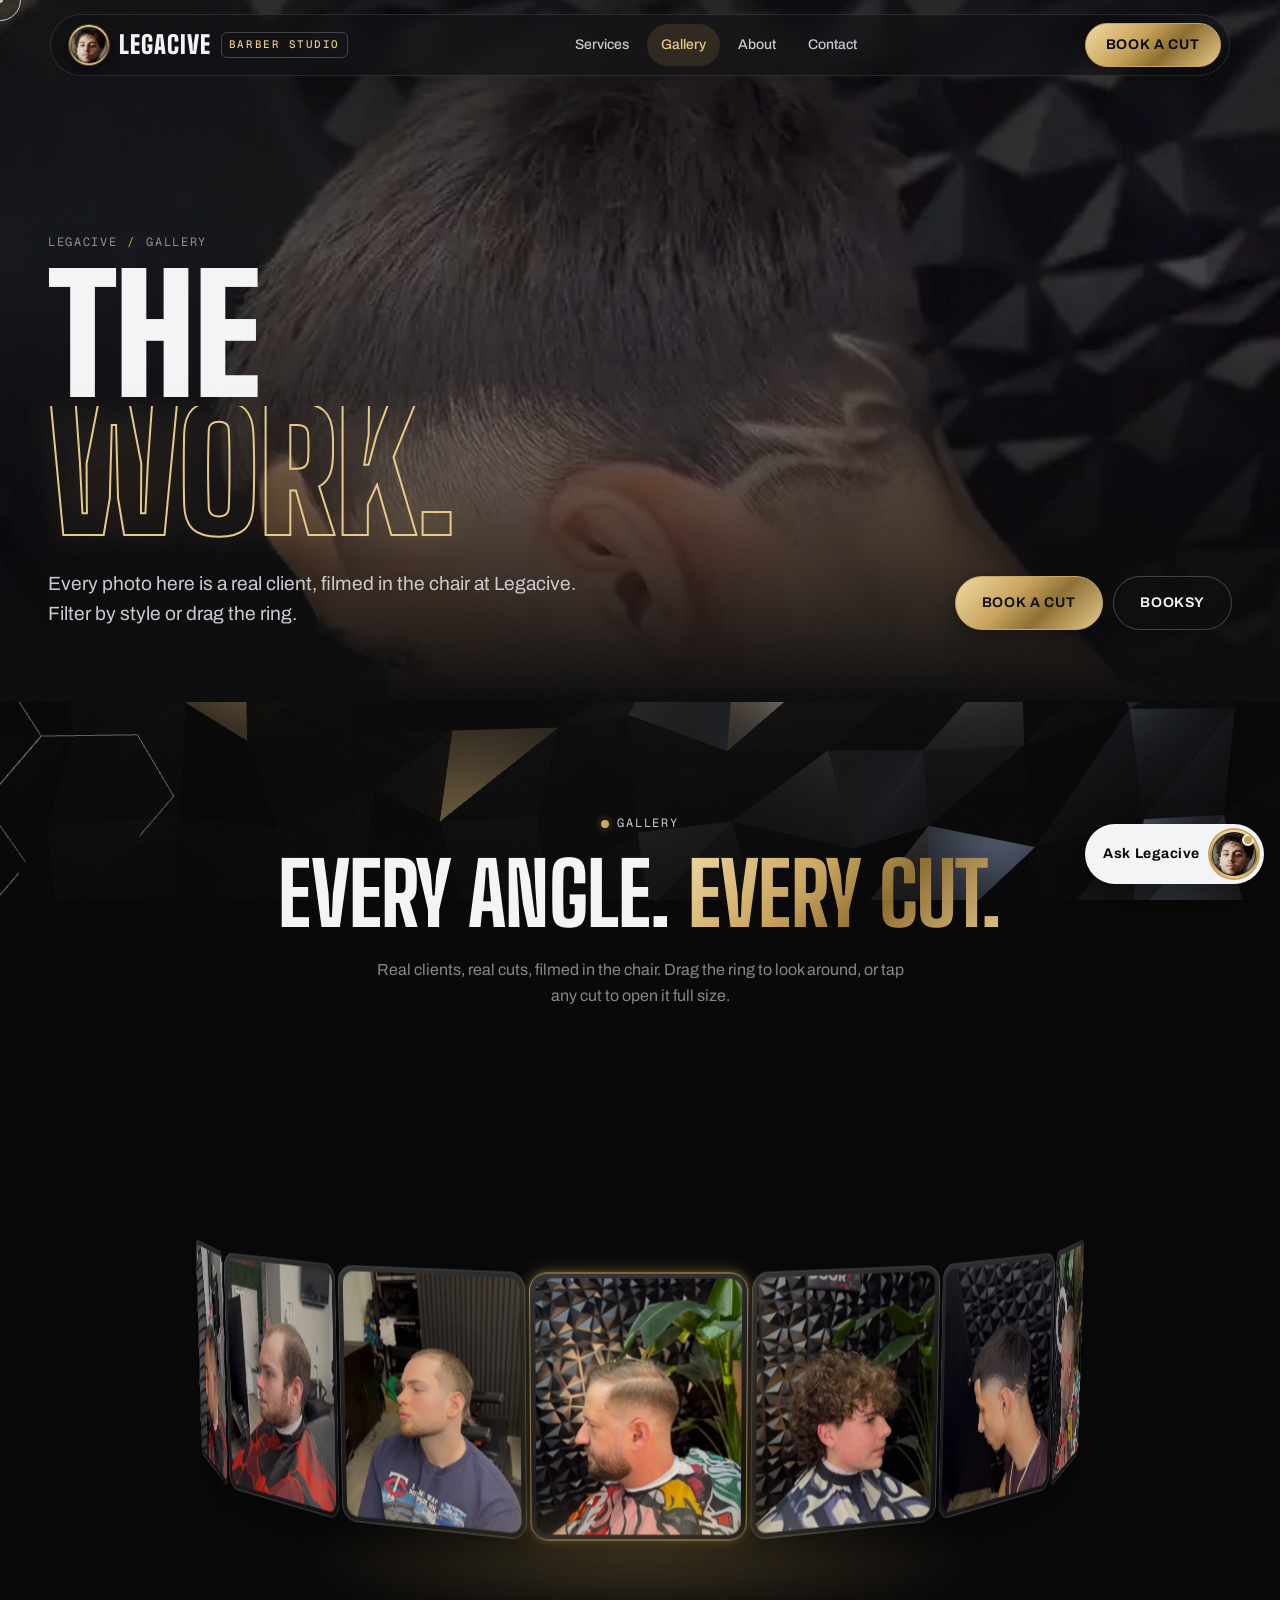
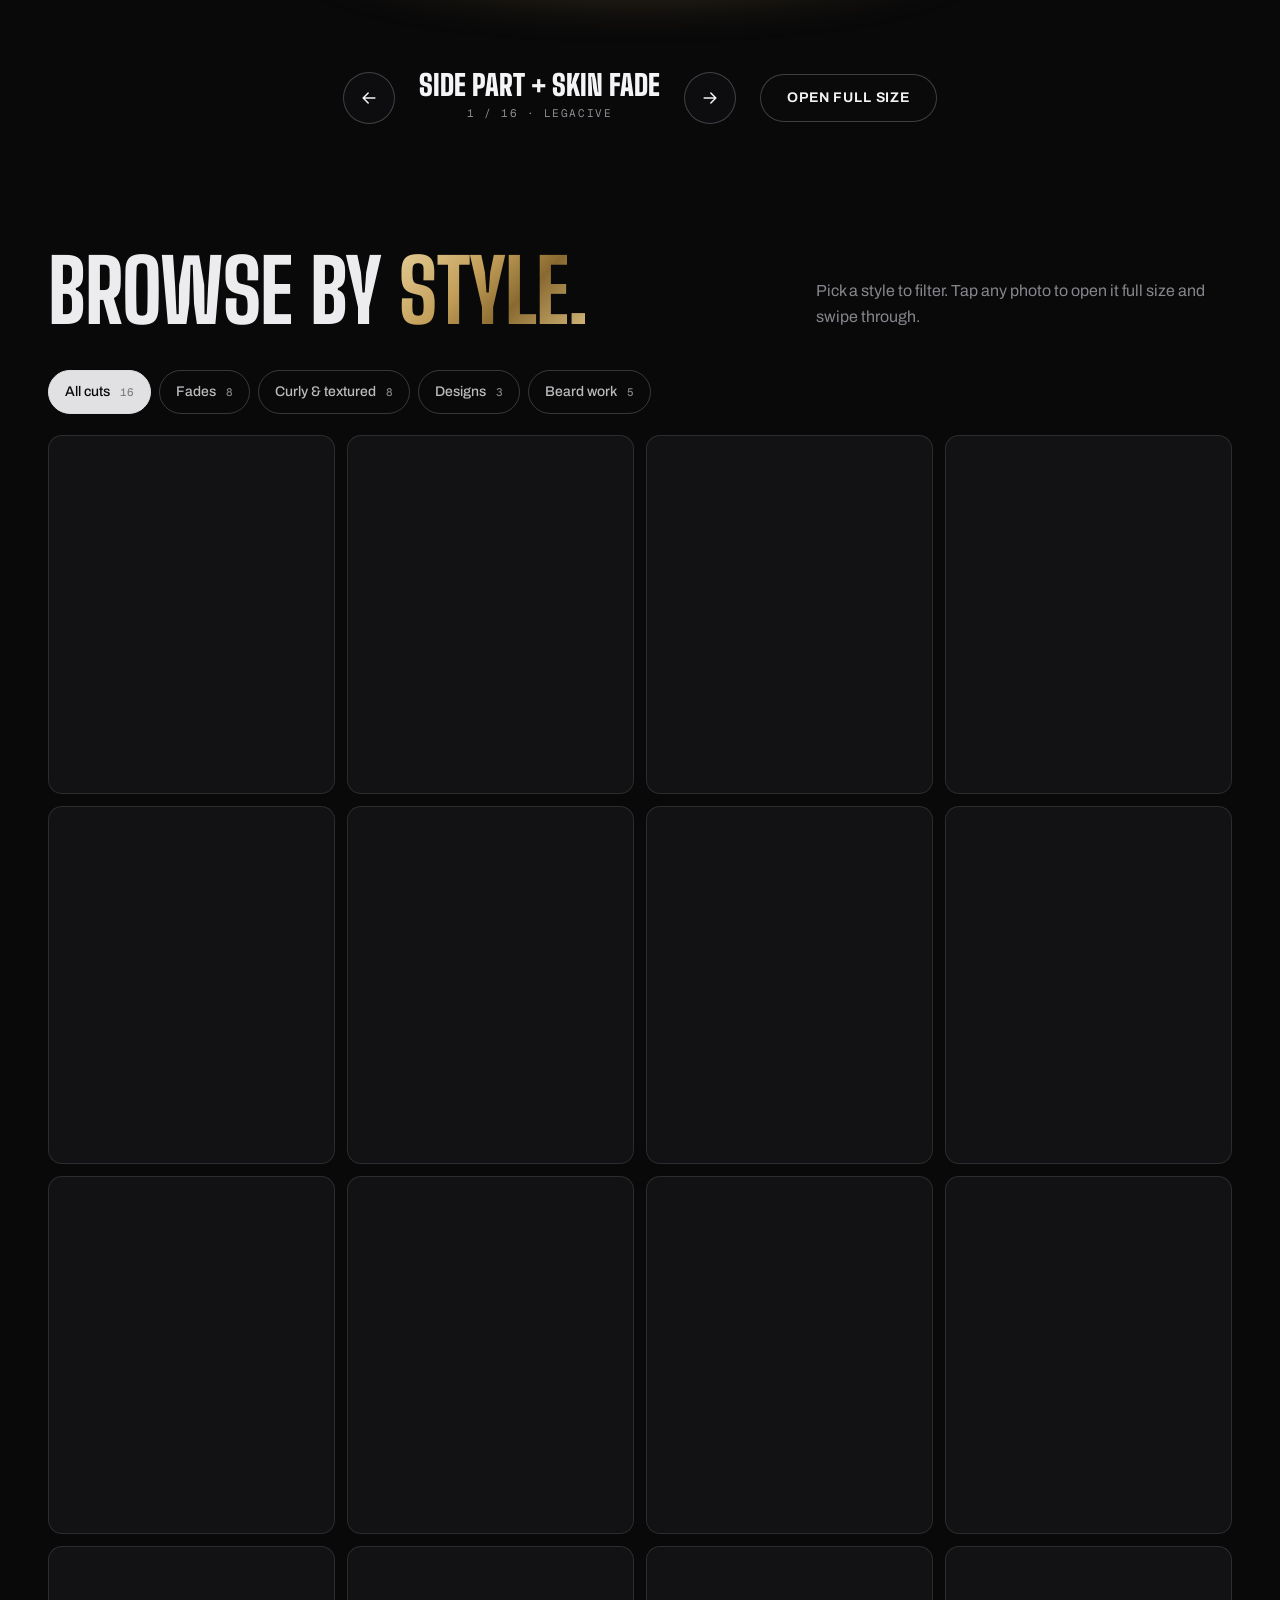
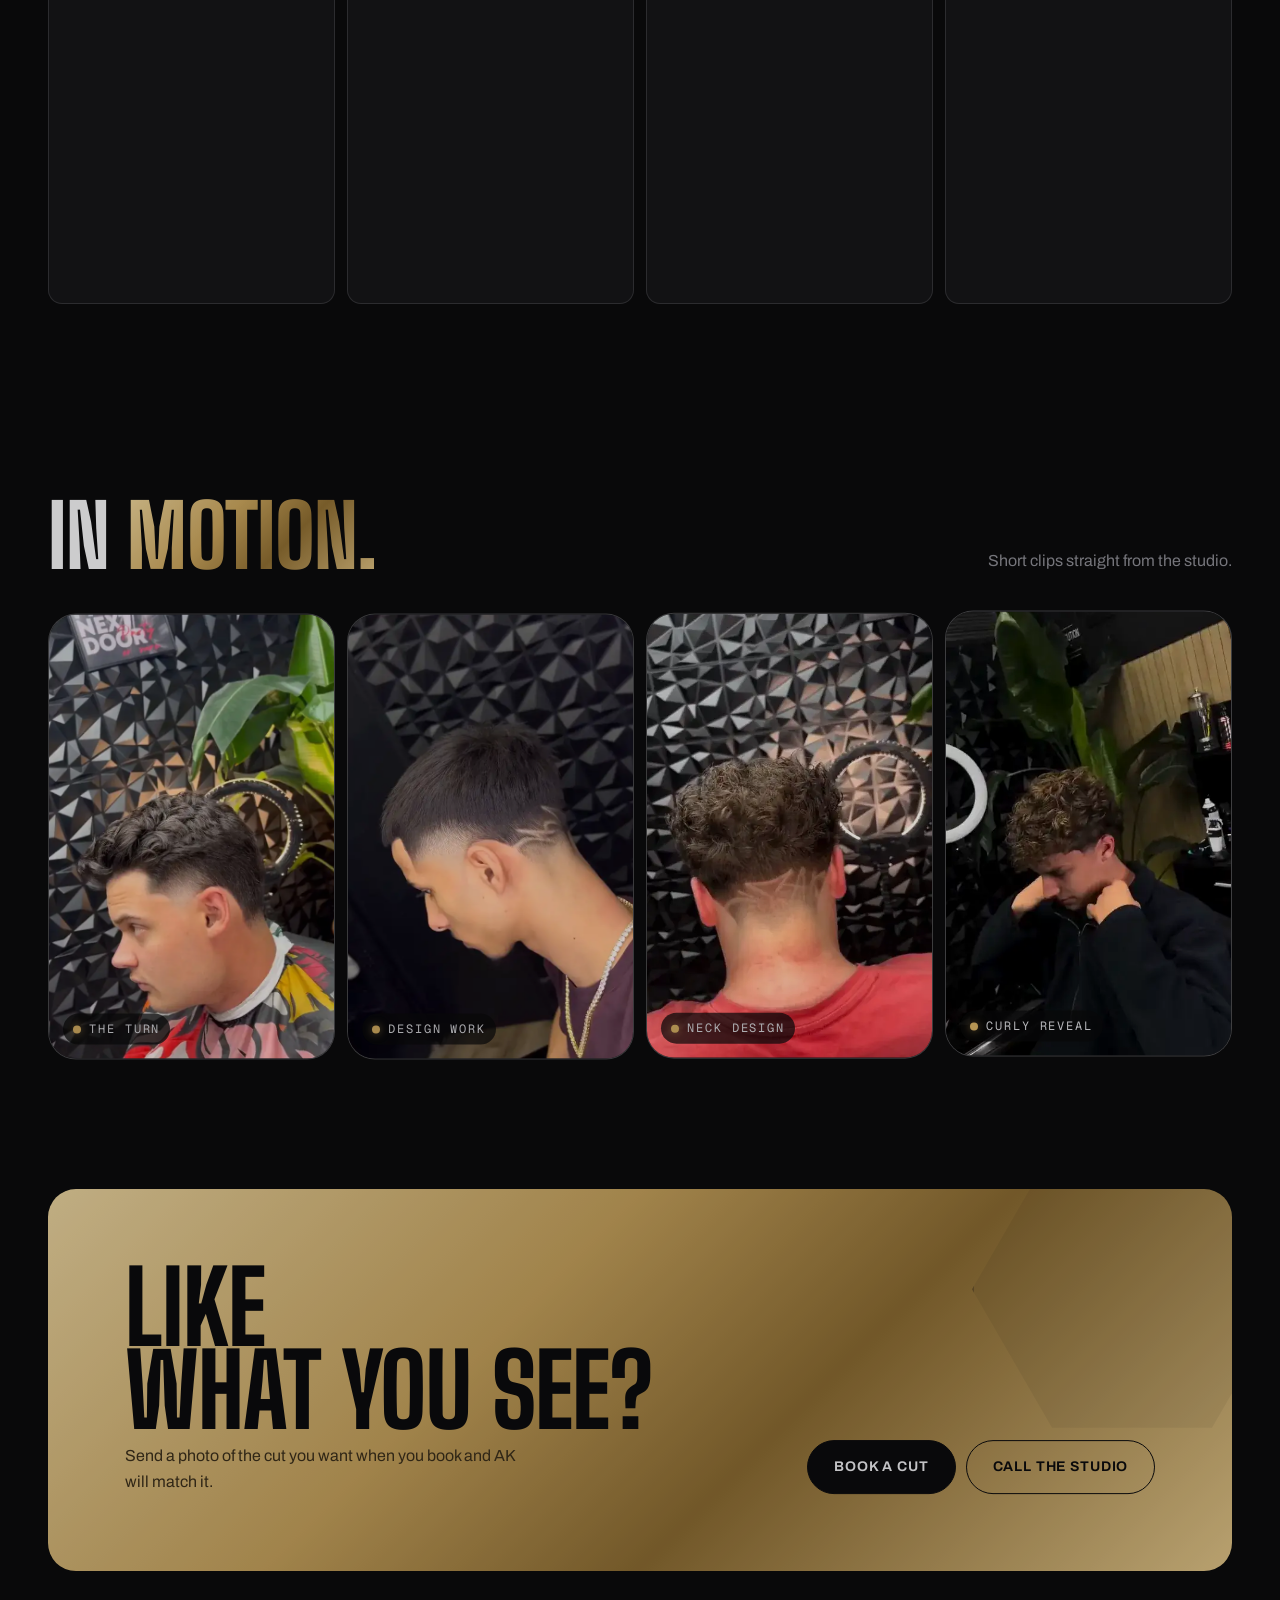
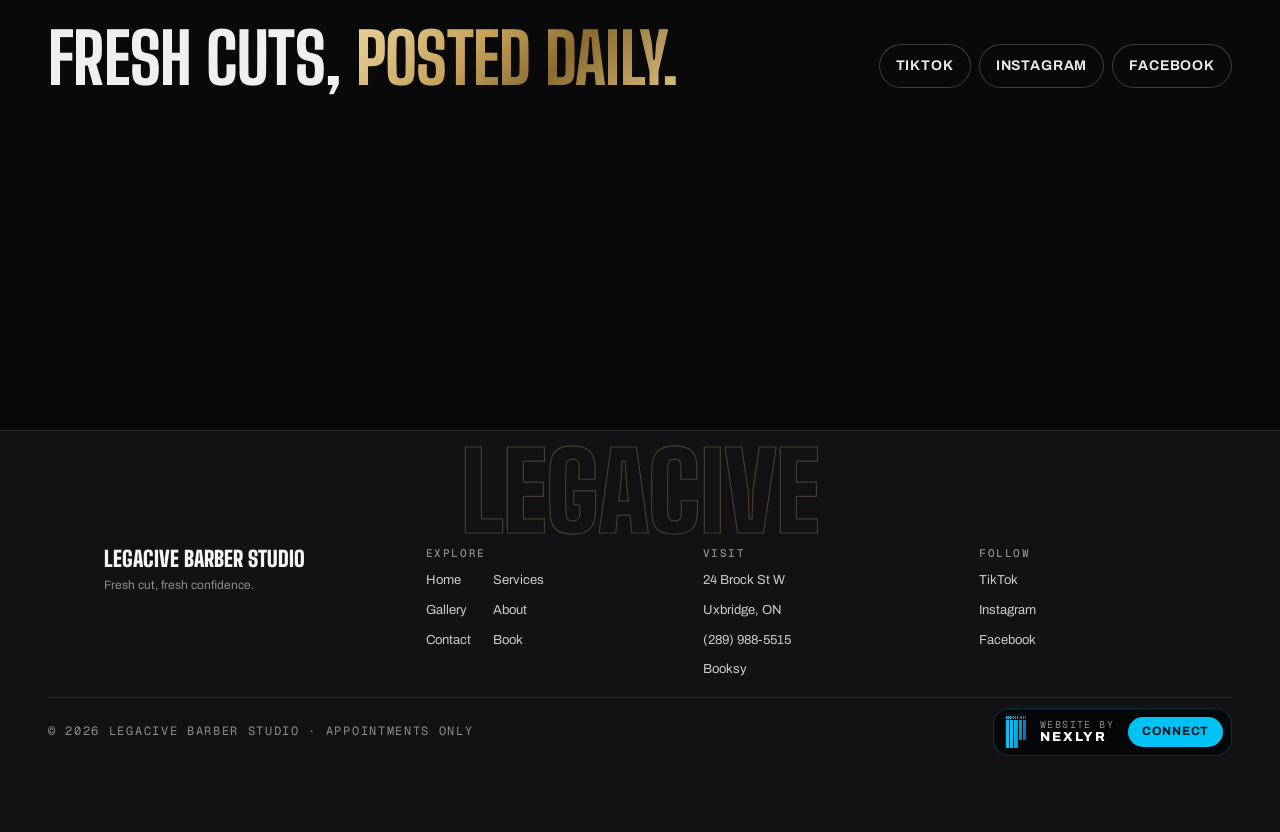
<file: gallery.html>
<!doctype html>
<html lang="en">
<head>
<meta charset="utf-8">
<meta name="viewport" content="width=device-width, initial-scale=1, viewport-fit=cover">
<title>Gallery · Legacive Barber Studio, Uxbridge</title>
<meta name="description" content="Real cuts from Legacive Barber Studio in Uxbridge: skin fades, curly crops, designs and beard work, filmed in the chair.">
<meta name="theme-color" content="#09090a">
<meta property="og:title" content="Gallery · Legacive Barber Studio, Uxbridge">
<meta property="og:description" content="Real cuts from Legacive Barber Studio in Uxbridge: skin fades, curly crops, designs and beard work, filmed in the chair.">
<meta property="og:image" content="assets/img/logo.png">
<link rel="icon" type="image/png" href="favicon.png">
<link rel="apple-touch-icon" href="apple-touch-icon.png">
<link rel="preload" href="assets/fonts/big-shoulders-display-latin-900-normal.woff2" as="font" type="font/woff2" crossorigin>
<link rel="preload" href="assets/fonts/archivo-latin-wght-normal.woff2" as="font" type="font/woff2" crossorigin>
<link rel="stylesheet" href="assets/css/style.min.css?v=1792259590">
<script>document.documentElement.classList.add('js');try{if(sessionStorage.getItem('lg_wipe')){document.documentElement.classList.add('is-entering');sessionStorage.removeItem('lg_wipe')}}catch(e){}</script>
<script type="application/ld+json">{"@context":"https://schema.org","@type":"BarberShop","name":"Legacive Barber Studio","image":"assets/img/logo.png","telephone":"+1-289-988-5515","priceRange":"$$","address":{"@type":"PostalAddress","streetAddress":"24 Brock Street W","addressLocality":"Uxbridge","addressRegion":"ON","addressCountry":"CA"},"url":"https://legacive.booksy.com/a","sameAs":["https://www.tiktok.com/@legacive.barbershop"]}</script>
</head>
<body data-page="gallery">
<a class="sr-only" href="#main">Skip to content</a>
<div class="bg-fallback" aria-hidden="true"></div>
<canvas id="bg" aria-hidden="true"></canvas>
<div class="veil" aria-hidden="true"></div>
<div class="grain" aria-hidden="true"></div>
<div class="progress" aria-hidden="true"></div>
<div class="wipe" aria-hidden="true"><div class="wipe__hex"></div><img class="wipe__logo" src="assets/img/logo-sm.webp" alt="" loading="lazy"></div>
<div class="cursor" aria-hidden="true"><span>VIEW</span></div><div class="cursor-dot" aria-hidden="true"></div>
<header class="nav" id="nav">
  <a href="index.html" class="brand" aria-label="Legacive Barber Studio home"><img class="brand__logo" src="assets/img/logo-sm.webp" alt="" width="40" height="40">Legacive <b>BARBER STUDIO</b></a>
  <ul class="nav__links"><li><a href="services.html" data-nav="services">Services</a></li><li><a href="gallery.html" data-nav="gallery">Gallery</a></li><li><a href="about.html" data-nav="about">About</a></li><li><a href="contact.html" data-nav="contact">Contact</a></li></ul>
  <a href="book.html" class="btn btn--gold nav__cta mag" data-nav="book">Book a cut</a>
  <button class="nav__burger" aria-label="Open menu" aria-expanded="false" aria-controls="menu"><span></span></button>
</header>
<nav class="menu" id="menu" aria-label="Mobile"><a href="index.html" data-nav="home">Home <small>01</small></a><a href="services.html" data-nav="services">Services <small>02</small></a><a href="gallery.html" data-nav="gallery">Gallery <small>03</small></a><a href="about.html" data-nav="about">About <small>04</small></a><a href="contact.html" data-nav="contact">Contact <small>05</small></a><a href="book.html" data-nav="book">Book <small>06</small></a><a class="menu__call" href="tel:+12899885515">Call (289) 988-5515</a></nav>
<main id="main">
<section class="phero" aria-label="The work.">
  <div class="phero__media"><img src="assets/img/poster_design.webp" alt="" decoding="async"><video data-auto muted playsinline loop preload="none" poster="assets/img/poster_design.webp" src="assets/video/design.mp4" aria-hidden="true"></video></div>
  <div class="phero__inner wrap">
    <div class="crumbs mono"><a href="index.html">Legacive</a><span>/</span>Gallery</div>
    <h1 aria-label="The work."><span class="line split">The</span><span class="line split o">work.</span></h1>
    <div class="phero__row"><p>Every photo here is a real client, filmed in the chair at Legacive. Filter by style or drag the ring.</p><div class="phero__acts"><a class="btn btn--gold mag" href="book.html">Book a cut</a><a class="btn btn--ghost mag" href="https://legacive.booksy.com/a" target="_blank" rel="noopener">Booksy</a></div></div>
  </div>
</section>
<section class="ring-sec" id="gallery" aria-labelledby="gal-h">
  <div class="wrap"><div class="sec-head"><span class="tag rv"><span class="dot"></span>Gallery</span><h2 id="gal-h" class="rv">Every angle. <span class="au">Every cut.</span></h2><p class="rv">Real clients, real cuts, filmed in the chair. Drag the ring to look around, or tap any cut to open it full size.</p></div></div>
  <div class="ring-stage rv" id="ringStage" data-cursor="drag" role="region" aria-label="Photo ring. Drag or use the arrow buttons to rotate."><div class="ring" id="ring"></div><div class="ring-floor"></div></div>
  <div class="wrap ring-cap"><button class="ib" id="rPrev" aria-label="Rotate to previous cut"><svg viewBox="0 0 24 24" fill="none" stroke="currentColor" stroke-width="1.8" stroke-linecap="round" stroke-linejoin="round" aria-hidden="true"><path d="M19 12H5M11 18l-6-6 6-6"/></svg></button><div class="now" aria-live="polite"><b id="rName">Skin fade</b><small id="rArea">Legacive</small></div><button class="ib" id="rNext" aria-label="Rotate to next cut"><svg viewBox="0 0 24 24" fill="none" stroke="currentColor" stroke-width="1.8" stroke-linecap="round" stroke-linejoin="round" aria-hidden="true"><path d="M5 12h14M13 6l6 6-6 6"/></svg></button><button class="btn btn--ghost" id="rAll" style="height:48px">Open full size</button></div>
</section>
<section class="ggrid-sec wrap" aria-labelledby="gg-h">
  <div class="sec-head"><h2 id="gg-h" class="rv">Browse by <span class="au">style.</span></h2><p class="rv">Pick a style to filter. Tap any photo to open it full size and swipe through.</p></div>
  <div class="gfilters rv" id="gfilters" role="toolbar" aria-label="Filter cuts"></div>
  <div class="ggrid" id="ggrid"></div>
</section>
<section class="vwall wrap" aria-labelledby="vw-h"><div class="sec-head"><h2 id="vw-h" class="rv">In <span class="au">motion.</span></h2><p class="rv">Short clips straight from the studio.</p></div><div class="vgrid"><div class="vtile rv"><video data-auto muted playsinline loop preload="none" poster="assets/img/poster_reel.webp" src="assets/video/reel.mp4" aria-label="The turn"></video><span class="tag"><span class="dot"></span>The turn</span></div><div class="vtile rv"><video data-auto muted playsinline loop preload="none" poster="assets/img/poster_design.webp" src="assets/video/design.mp4" aria-label="Design work"></video><span class="tag"><span class="dot"></span>Design work</span></div><div class="vtile rv"><video data-auto muted playsinline loop preload="none" poster="assets/img/poster_detail.webp" src="assets/video/detail.mp4" aria-label="Neck design"></video><span class="tag"><span class="dot"></span>Neck design</span></div><div class="vtile rv"><video data-auto muted playsinline loop preload="none" poster="assets/img/poster_studio.webp" src="assets/video/studio.mp4" aria-label="Curly reveal"></video><span class="tag"><span class="dot"></span>Curly reveal</span></div></div></section>
<section class="wrap"><div class="band rv"><div><h2>Like<br>what you see?</h2><p>Send a photo of the cut you want when you book and AK will match it.</p></div><div class="band__acts"><a class="btn mag" href="book.html">Book a cut</a><a class="btn btn--line" href="tel:+12899885515">Call the studio</a></div></div></section>
<section class="ig wrap" aria-labelledby="ig-h">
  <div class="sec-head"><h2 id="ig-h" class="rv">Fresh cuts, <span class="au">posted daily.</span></h2><div class="ig__handles rv"><a class="btn btn--ghost" href="https://www.tiktok.com/@legacive.barbershop" target="_blank" rel="noopener">TikTok</a><a class="btn btn--ghost" href="https://www.instagram.com/legacive_barberstudio.uxbridge/" target="_blank" rel="noopener">Instagram</a><a class="btn btn--ghost" href="https://www.facebook.com/Legacive.barbershop" target="_blank" rel="noopener">Facebook</a></div></div>
  <div class="ig__grid"><a href="https://www.tiktok.com/@legacive.barbershop" target="_blank" rel="noopener" aria-label="Legacive on TikTok"><img src="assets/img/c_neck.webp" alt="" loading="lazy"></a><a href="https://www.tiktok.com/@legacive.barbershop" target="_blank" rel="noopener" aria-label="Legacive on TikTok"><img src="assets/img/c_silver.webp" alt="" loading="lazy"></a><a href="https://www.tiktok.com/@legacive.barbershop" target="_blank" rel="noopener" aria-label="Legacive on TikTok"><img src="assets/img/hex.webp" alt="" loading="lazy"></a><a href="https://www.tiktok.com/@legacive.barbershop" target="_blank" rel="noopener" aria-label="Legacive on TikTok"><img src="assets/img/c_crop.webp" alt="" loading="lazy"></a><a href="https://www.tiktok.com/@legacive.barbershop" target="_blank" rel="noopener" aria-label="Legacive on TikTok"><img src="assets/img/c_design.webp" alt="" loading="lazy"></a><a href="https://www.tiktok.com/@legacive.barbershop" target="_blank" rel="noopener" aria-label="Legacive on TikTok"><img src="assets/img/c_ginger.webp" alt="" loading="lazy"></a></div>
</section>
</main>
<footer class="foot">
  <div class="wrap">
    <div class="foot__big" aria-hidden="true">LEGACIVE</div>
    <div class="foot__cols">
      <div><div class="foot__brand"><img class="foot__logo" src="assets/img/logo-sm.webp" loading="lazy" alt="" width="54" height="54"><div><strong>Legacive Barber Studio</strong><span>Fresh cut, fresh confidence.</span></div></div><p>A private, appointment-only barber studio in downtown Uxbridge, Ontario. Fades, textured cuts, designs and beard work by AK.</p></div>
      <div><h4>Explore</h4><ul><li><a href="index.html">Home</a></li><li><a href="services.html">Services</a></li><li><a href="gallery.html">Gallery</a></li><li><a href="about.html">About</a></li><li><a href="contact.html">Contact</a></li><li><a href="book.html">Book</a></li></ul></div>
      <div><h4>Visit</h4><ul><li><a href="https://www.google.com/maps/search/?api=1&amp;query=24%20Brock%20Street%20West%2C%20Uxbridge%2C%20Ontario" target="_blank" rel="noopener">24 Brock St W</a></li><li><a href="https://www.google.com/maps/search/?api=1&amp;query=24%20Brock%20Street%20West%2C%20Uxbridge%2C%20Ontario" target="_blank" rel="noopener">Uxbridge, ON</a></li><li><a href="tel:+12899885515">(289) 988-5515</a></li><li><a href="https://legacive.booksy.com/a" target="_blank" rel="noopener">Booksy</a></li></ul></div>
      <div><h4>Follow</h4><ul><li><a href="https://www.tiktok.com/@legacive.barbershop" target="_blank" rel="noopener">TikTok</a></li><li><a href="https://www.instagram.com/legacive_barberstudio.uxbridge/" target="_blank" rel="noopener">Instagram</a></li><li><a href="https://www.facebook.com/Legacive.barbershop" target="_blank" rel="noopener">Facebook</a></li></ul></div>
    </div>
    <div class="foot__legal">
      <span class="mono">© <span id="yr"></span> Legacive Barber Studio · Appointments only</span>
      <a class="nx" href="https://nexlyr.solutions" target="_blank" rel="noopener" aria-label="Website by Nexlyr Solutions"><svg class="nx__mark" viewBox="0 0 631 1011" aria-hidden="true" shape-rendering="crispEdges"><defs><linearGradient id="nxg" gradientUnits="userSpaceOnUse" x1="277.4" y1="43.9" x2="724.3" y2="114.7"><stop offset="0" stop-color="#01C2F4"/><stop offset="1" stop-color="#0169B3"/></linearGradient></defs><g fill="url(#nxg)"><rect x="2.5" y="1.0" width="27.2" height="6.8"/><rect x="70.5" y="1.0" width="27.2" height="6.8"/><rect x="124.9" y="1.0" width="88.4" height="6.8"/><rect x="233.7" y="1.0" width="27.2" height="6.8"/><rect x="294.9" y="1.0" width="27.2" height="6.8"/><rect x="342.5" y="1.0" width="27.2" height="6.8"/><rect x="430.9" y="1.0" width="27.2" height="6.8"/><rect x="492.1" y="1.0" width="27.2" height="6.8"/><rect x="539.7" y="1.0" width="74.8" height="6.8"/><rect x="2.5" y="7.8" width="34.0" height="6.8"/><rect x="70.5" y="7.8" width="27.2" height="6.8"/><rect x="124.9" y="7.8" width="88.4" height="6.8"/><rect x="233.7" y="7.8" width="27.2" height="6.8"/><rect x="294.9" y="7.8" width="27.2" height="6.8"/><rect x="342.5" y="7.8" width="27.2" height="6.8"/><rect x="430.9" y="7.8" width="27.2" height="6.8"/><rect x="492.1" y="7.8" width="27.2" height="6.8"/><rect x="539.7" y="7.8" width="81.6" height="6.8"/><rect x="2.5" y="14.6" width="34.0" height="6.8"/><rect x="70.5" y="14.6" width="27.2" height="6.8"/><rect x="124.9" y="14.6" width="27.2" height="6.8"/><rect x="233.7" y="14.6" width="34.0" height="6.8"/><rect x="288.1" y="14.6" width="34.0" height="6.8"/><rect x="342.5" y="14.6" width="27.2" height="6.8"/><rect x="430.9" y="14.6" width="27.2" height="6.8"/><rect x="492.1" y="14.6" width="27.2" height="6.8"/><rect x="539.7" y="14.6" width="27.2" height="6.8"/><rect x="600.9" y="14.6" width="27.2" height="6.8"/><rect x="2.5" y="21.4" width="40.8" height="6.8"/><rect x="70.5" y="21.4" width="27.2" height="6.8"/><rect x="124.9" y="21.4" width="27.2" height="6.8"/><rect x="240.5" y="21.4" width="34.0" height="6.8"/><rect x="281.3" y="21.4" width="34.0" height="6.8"/><rect x="342.5" y="21.4" width="27.2" height="6.8"/><rect x="430.9" y="21.4" width="27.2" height="6.8"/><rect x="492.1" y="21.4" width="27.2" height="6.8"/><rect x="539.7" y="21.4" width="27.2" height="6.8"/><rect x="600.9" y="21.4" width="27.2" height="6.8"/><rect x="2.5" y="28.2" width="47.6" height="6.8"/><rect x="70.5" y="28.2" width="27.2" height="6.8"/><rect x="124.9" y="28.2" width="27.2" height="6.8"/><rect x="247.3" y="28.2" width="61.2" height="6.8"/><rect x="342.5" y="28.2" width="27.2" height="6.8"/><rect x="437.7" y="28.2" width="27.2" height="6.8"/><rect x="485.3" y="28.2" width="27.2" height="6.8"/><rect x="539.7" y="28.2" width="27.2" height="6.8"/><rect x="600.9" y="28.2" width="27.2" height="6.8"/><rect x="2.5" y="35.0" width="54.4" height="6.8"/><rect x="70.5" y="35.0" width="27.2" height="6.8"/><rect x="124.9" y="35.0" width="27.2" height="6.8"/><rect x="254.1" y="35.0" width="47.6" height="6.8"/><rect x="342.5" y="35.0" width="27.2" height="6.8"/><rect x="444.5" y="35.0" width="27.2" height="6.8"/><rect x="478.5" y="35.0" width="27.2" height="6.8"/><rect x="539.7" y="35.0" width="27.2" height="6.8"/><rect x="600.9" y="35.0" width="27.2" height="6.8"/><rect x="2.5" y="41.8" width="27.2" height="6.8"/><rect x="36.5" y="41.8" width="27.2" height="6.8"/><rect x="70.5" y="41.8" width="27.2" height="6.8"/><rect x="124.9" y="41.8" width="81.6" height="6.8"/><rect x="260.9" y="41.8" width="34.0" height="6.8"/><rect x="342.5" y="41.8" width="27.2" height="6.8"/><rect x="451.3" y="41.8" width="47.6" height="6.8"/><rect x="539.7" y="41.8" width="27.2" height="6.8"/><rect x="600.9" y="41.8" width="27.2" height="6.8"/><rect x="2.5" y="48.6" width="27.2" height="6.8"/><rect x="36.5" y="48.6" width="27.2" height="6.8"/><rect x="70.5" y="48.6" width="27.2" height="6.8"/><rect x="124.9" y="48.6" width="81.6" height="6.8"/><rect x="260.9" y="48.6" width="34.0" height="6.8"/><rect x="342.5" y="48.6" width="27.2" height="6.8"/><rect x="458.1" y="48.6" width="34.0" height="6.8"/><rect x="539.7" y="48.6" width="27.2" height="6.8"/><rect x="600.9" y="48.6" width="27.2" height="6.8"/><rect x="2.5" y="55.4" width="27.2" height="6.8"/><rect x="43.3" y="55.4" width="54.4" height="6.8"/><rect x="124.9" y="55.4" width="27.2" height="6.8"/><rect x="254.1" y="55.4" width="47.6" height="6.8"/><rect x="342.5" y="55.4" width="27.2" height="6.8"/><rect x="464.9" y="55.4" width="27.2" height="6.8"/><rect x="539.7" y="55.4" width="81.6" height="6.8"/><rect x="2.5" y="62.2" width="27.2" height="6.8"/><rect x="43.3" y="62.2" width="54.4" height="6.8"/><rect x="124.9" y="62.2" width="27.2" height="6.8"/><rect x="247.3" y="62.2" width="61.2" height="6.8"/><rect x="342.5" y="62.2" width="27.2" height="6.8"/><rect x="464.9" y="62.2" width="27.2" height="6.8"/><rect x="539.7" y="62.2" width="74.8" height="6.8"/><rect x="2.5" y="69.0" width="27.2" height="6.8"/><rect x="50.1" y="69.0" width="47.6" height="6.8"/><rect x="124.9" y="69.0" width="27.2" height="6.8"/><rect x="240.5" y="69.0" width="34.0" height="6.8"/><rect x="281.3" y="69.0" width="34.0" height="6.8"/><rect x="342.5" y="69.0" width="27.2" height="6.8"/><rect x="464.9" y="69.0" width="27.2" height="6.8"/><rect x="539.7" y="69.0" width="27.2" height="6.8"/><rect x="580.5" y="69.0" width="34.0" height="6.8"/><rect x="2.5" y="75.8" width="27.2" height="6.8"/><rect x="56.9" y="75.8" width="40.8" height="6.8"/><rect x="124.9" y="75.8" width="27.2" height="6.8"/><rect x="233.7" y="75.8" width="34.0" height="6.8"/><rect x="288.1" y="75.8" width="34.0" height="6.8"/><rect x="342.5" y="75.8" width="27.2" height="6.8"/><rect x="464.9" y="75.8" width="27.2" height="6.8"/><rect x="539.7" y="75.8" width="27.2" height="6.8"/><rect x="587.3" y="75.8" width="34.0" height="6.8"/><rect x="2.5" y="82.6" width="27.2" height="6.8"/><rect x="63.7" y="82.6" width="34.0" height="6.8"/><rect x="124.9" y="82.6" width="88.4" height="6.8"/><rect x="233.7" y="82.6" width="27.2" height="6.8"/><rect x="294.9" y="82.6" width="27.2" height="6.8"/><rect x="342.5" y="82.6" width="88.4" height="6.8"/><rect x="464.9" y="82.6" width="27.2" height="6.8"/><rect x="539.7" y="82.6" width="27.2" height="6.8"/><rect x="594.1" y="82.6" width="34.0" height="6.8"/><rect x="2.5" y="89.4" width="27.2" height="6.8"/><rect x="70.5" y="89.4" width="27.2" height="6.8"/><rect x="124.9" y="89.4" width="88.4" height="6.8"/><rect x="233.7" y="89.4" width="27.2" height="6.8"/><rect x="294.9" y="89.4" width="27.2" height="6.8"/><rect x="342.5" y="89.4" width="88.4" height="6.8"/><rect x="464.9" y="89.4" width="27.2" height="6.8"/><rect x="539.7" y="89.4" width="27.2" height="6.8"/><rect x="600.9" y="89.4" width="27.2" height="6.8"/><rect x="0" y="128" width="98.5" height="883"/><rect x="133.25" y="128" width="98.5" height="883"/><rect x="266.5" y="128" width="98.5" height="883"/><rect x="399.75" y="128" width="98.5" height="630"/><rect x="533" y="128" width="98.5" height="630"/></g></svg><span class="nx__txt"><small>Website by</small><b>NEXLYR</b></span><span class="nx__go">Connect</span></a>
    </div>
  </div>
</footer>
<button class="bot-fab" id="botFab" aria-controls="bot" aria-expanded="false"><span class="bot-fab__label">Ask Legacive</span><span class="bot-fab__av"><img src="assets/img/logo-sm.webp" alt="" loading="lazy"><span class="bot-fab__dot"></span></span></button>
<section class="bot" id="bot" role="dialog" aria-label="Legacive assistant">
  <div class="bot__head"><img src="assets/img/logo-sm.webp" alt="" loading="lazy"><div class="bot__title"><strong>Legacive assistant</strong><span><span class="dot"></span>Usually instant</span></div><button class="bot__icon" id="botClose" aria-label="Close chat"><svg viewBox="0 0 24 24" fill="none" stroke="currentColor" stroke-width="2" stroke-linecap="round"><path d="M6 6l12 12M18 6 6 18"/></svg></button></div>
  <div class="bot__log" id="botLog" aria-live="polite"></div>
  <div class="bot__chips" id="botChips"></div>
  <div class="bot__err" id="botErr"></div>
  <form class="bot__form" id="botForm"><input id="botIn" autocomplete="off" placeholder="Ask about prices, booking, location…" aria-label="Your question"><button type="submit" aria-label="Send"><svg viewBox="0 0 24 24" fill="none" stroke="currentColor" stroke-width="1.8" stroke-linecap="round" stroke-linejoin="round" aria-hidden="true"><path d="M5 12h14M13 6l6 6-6 6"/></svg></button></form>
</section>
<div class="lb" id="lb" hidden role="dialog" aria-modal="true" aria-label="Photo viewer">
  <button class="lb__btn lb__close" aria-label="Close"><svg viewBox="0 0 24 24" fill="none" stroke="currentColor" stroke-width="2" stroke-linecap="round"><path d="M6 6l12 12M18 6 6 18"/></svg></button>
  <button class="lb__btn lb__prev" aria-label="Previous photo"><svg viewBox="0 0 24 24" fill="none" stroke="currentColor" stroke-width="2" stroke-linecap="round" stroke-linejoin="round"><path d="M15 6l-6 6 6 6"/></svg></button>
  <figure class="lb__fig"><img id="lbImg" alt=""><figcaption><span id="lbCap"></span><span class="mono" id="lbNum"></span></figcaption></figure>
  <button class="lb__btn lb__next" aria-label="Next photo"><svg viewBox="0 0 24 24" fill="none" stroke="currentColor" stroke-width="2" stroke-linecap="round" stroke-linejoin="round"><path d="M9 6l6 6-6 6"/></svg></button>
</div>
<script defer src="assets/vendor/gsap.min.js"></script>
<script defer src="assets/vendor/ScrollTrigger.min.js"></script>
<script defer src="assets/vendor/lenis.min.js"></script>
<script defer src="assets/js/data.js?v=1792259590"></script>
<script defer src="assets/js/main.min.js?v=1792259590"></script>
</body>
</html>
</file>
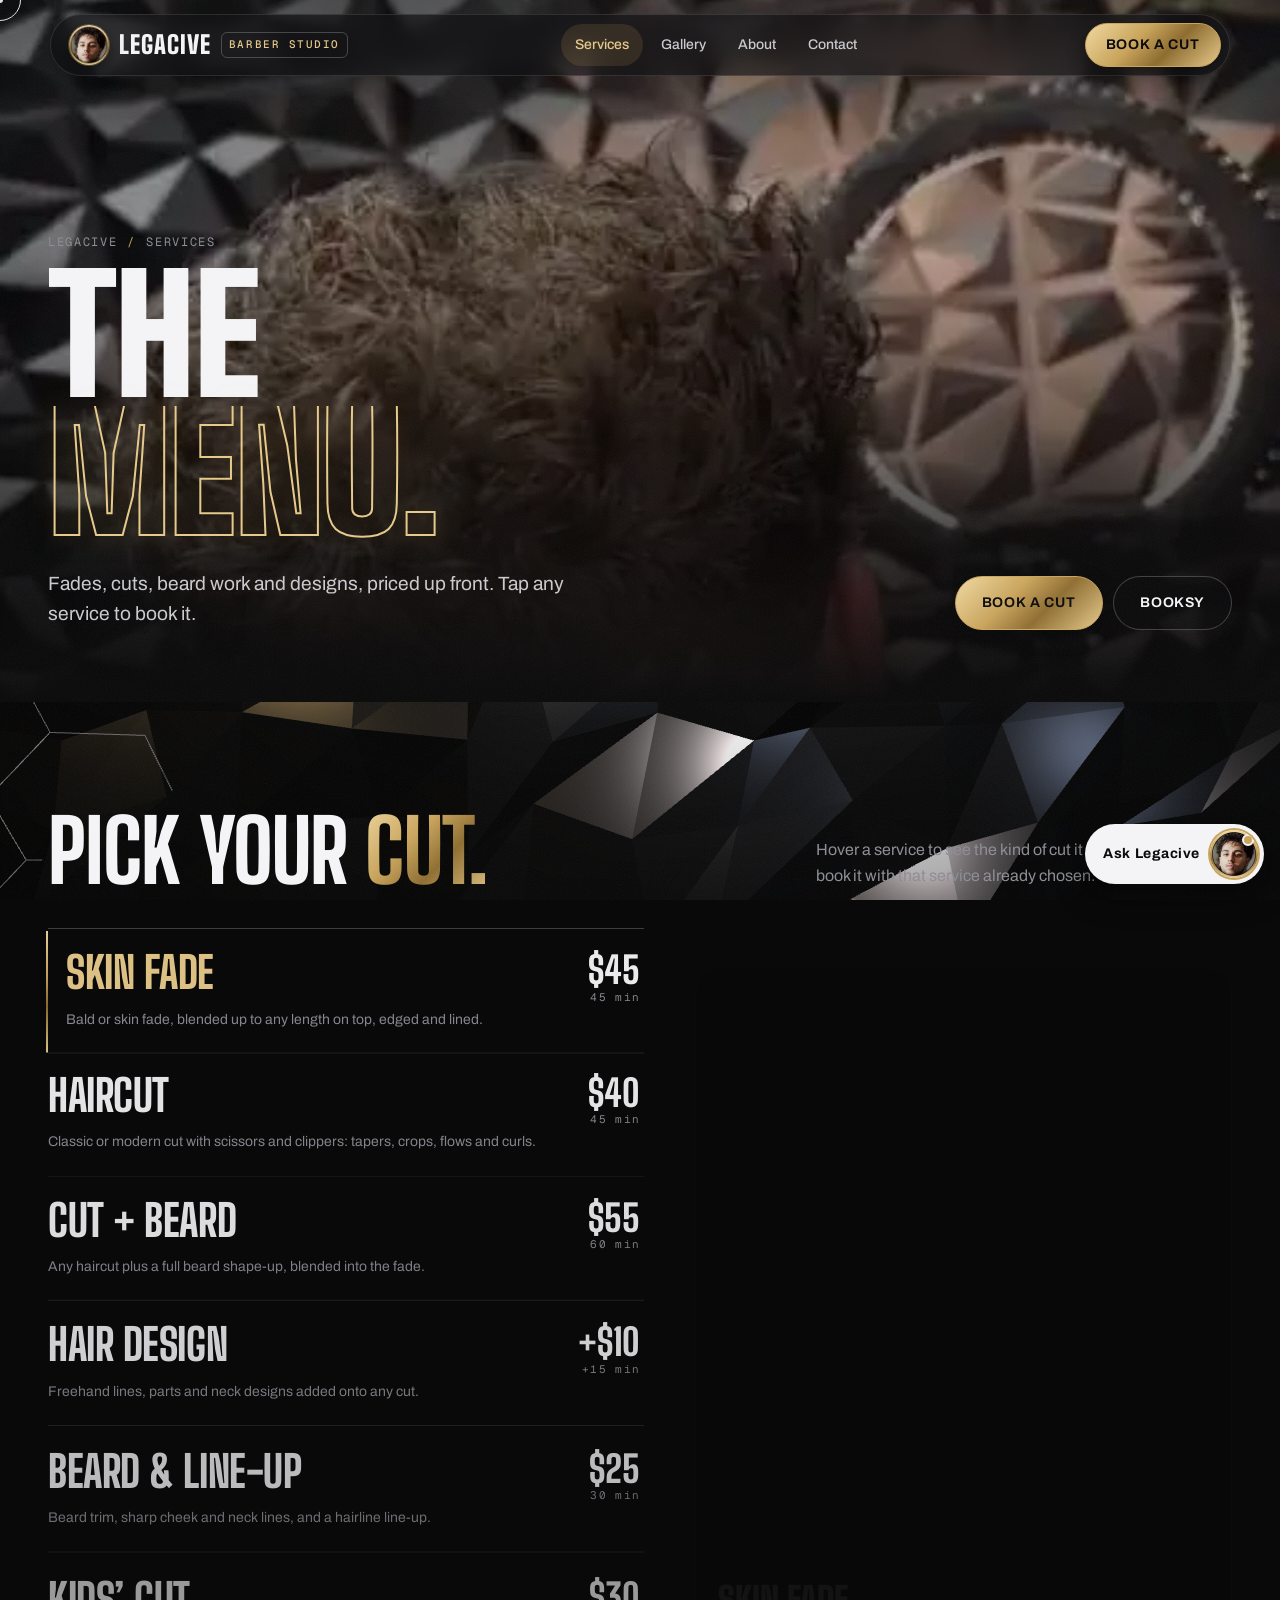
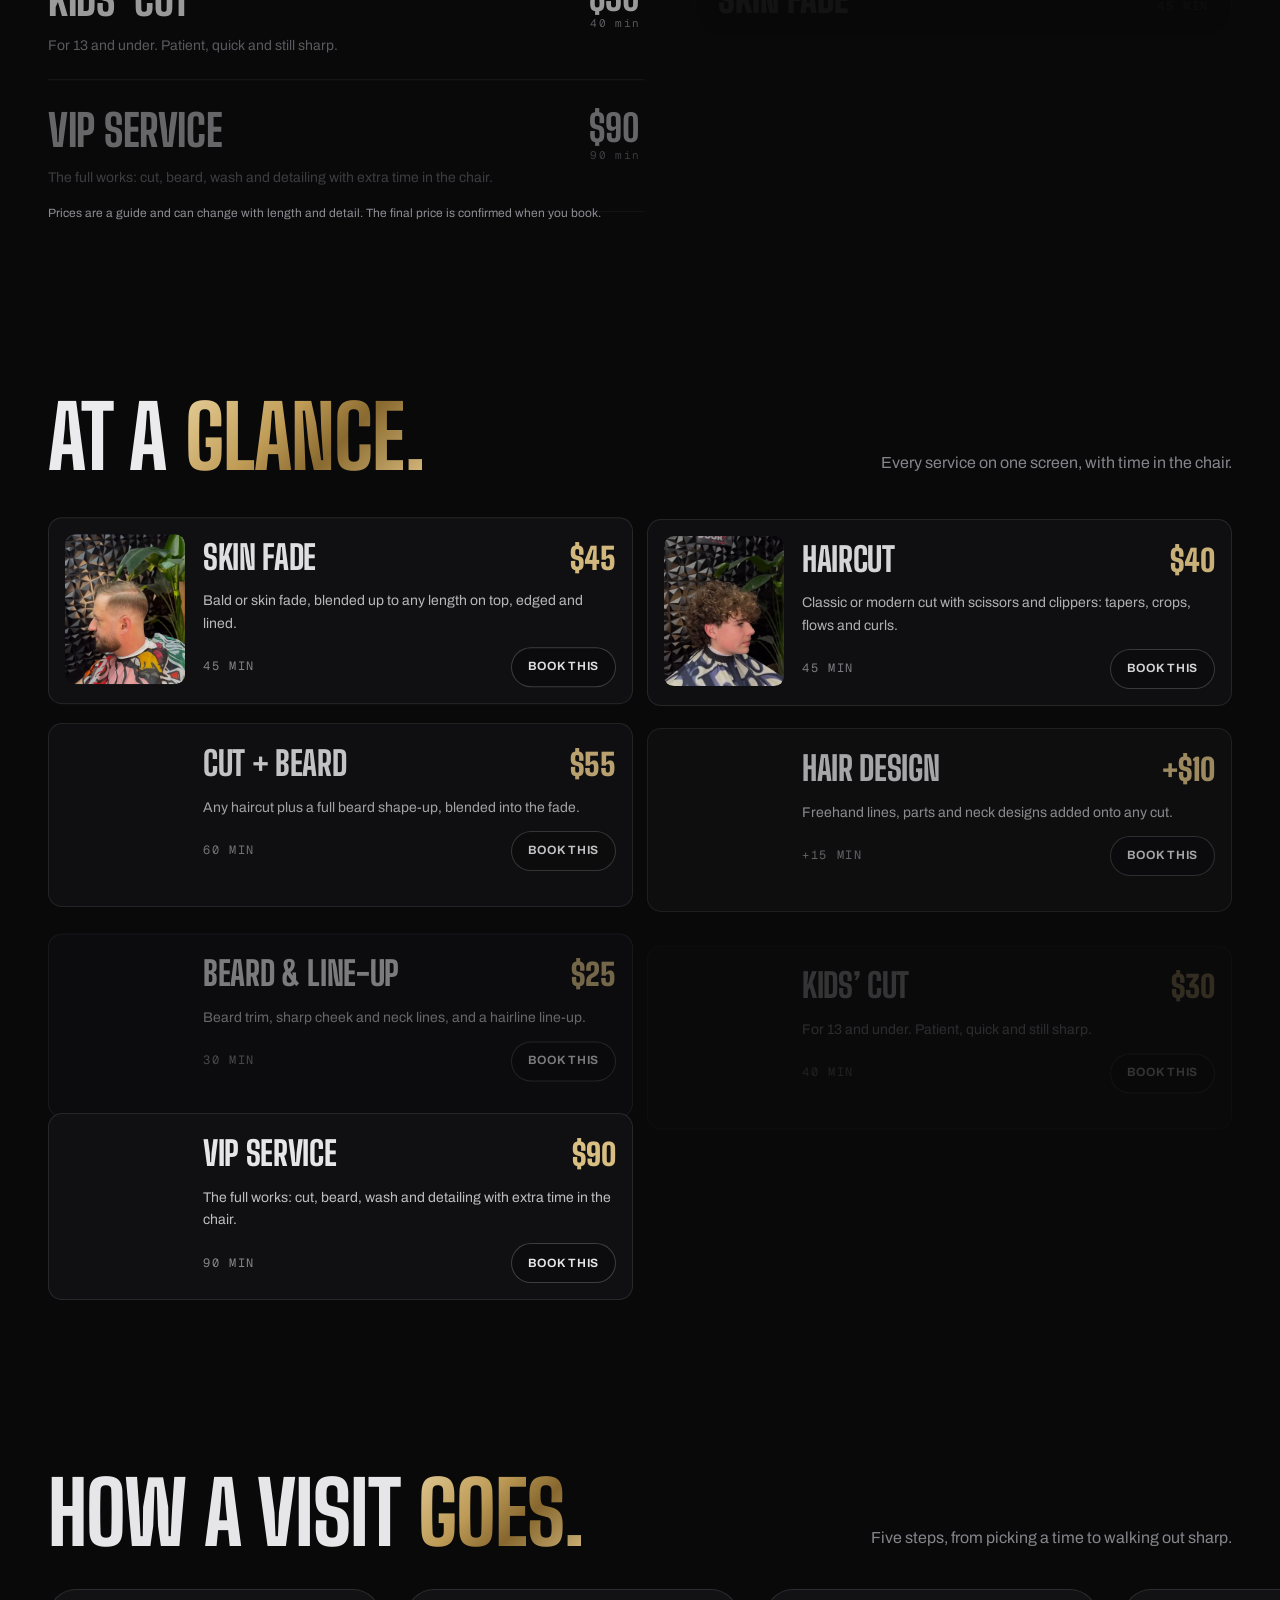
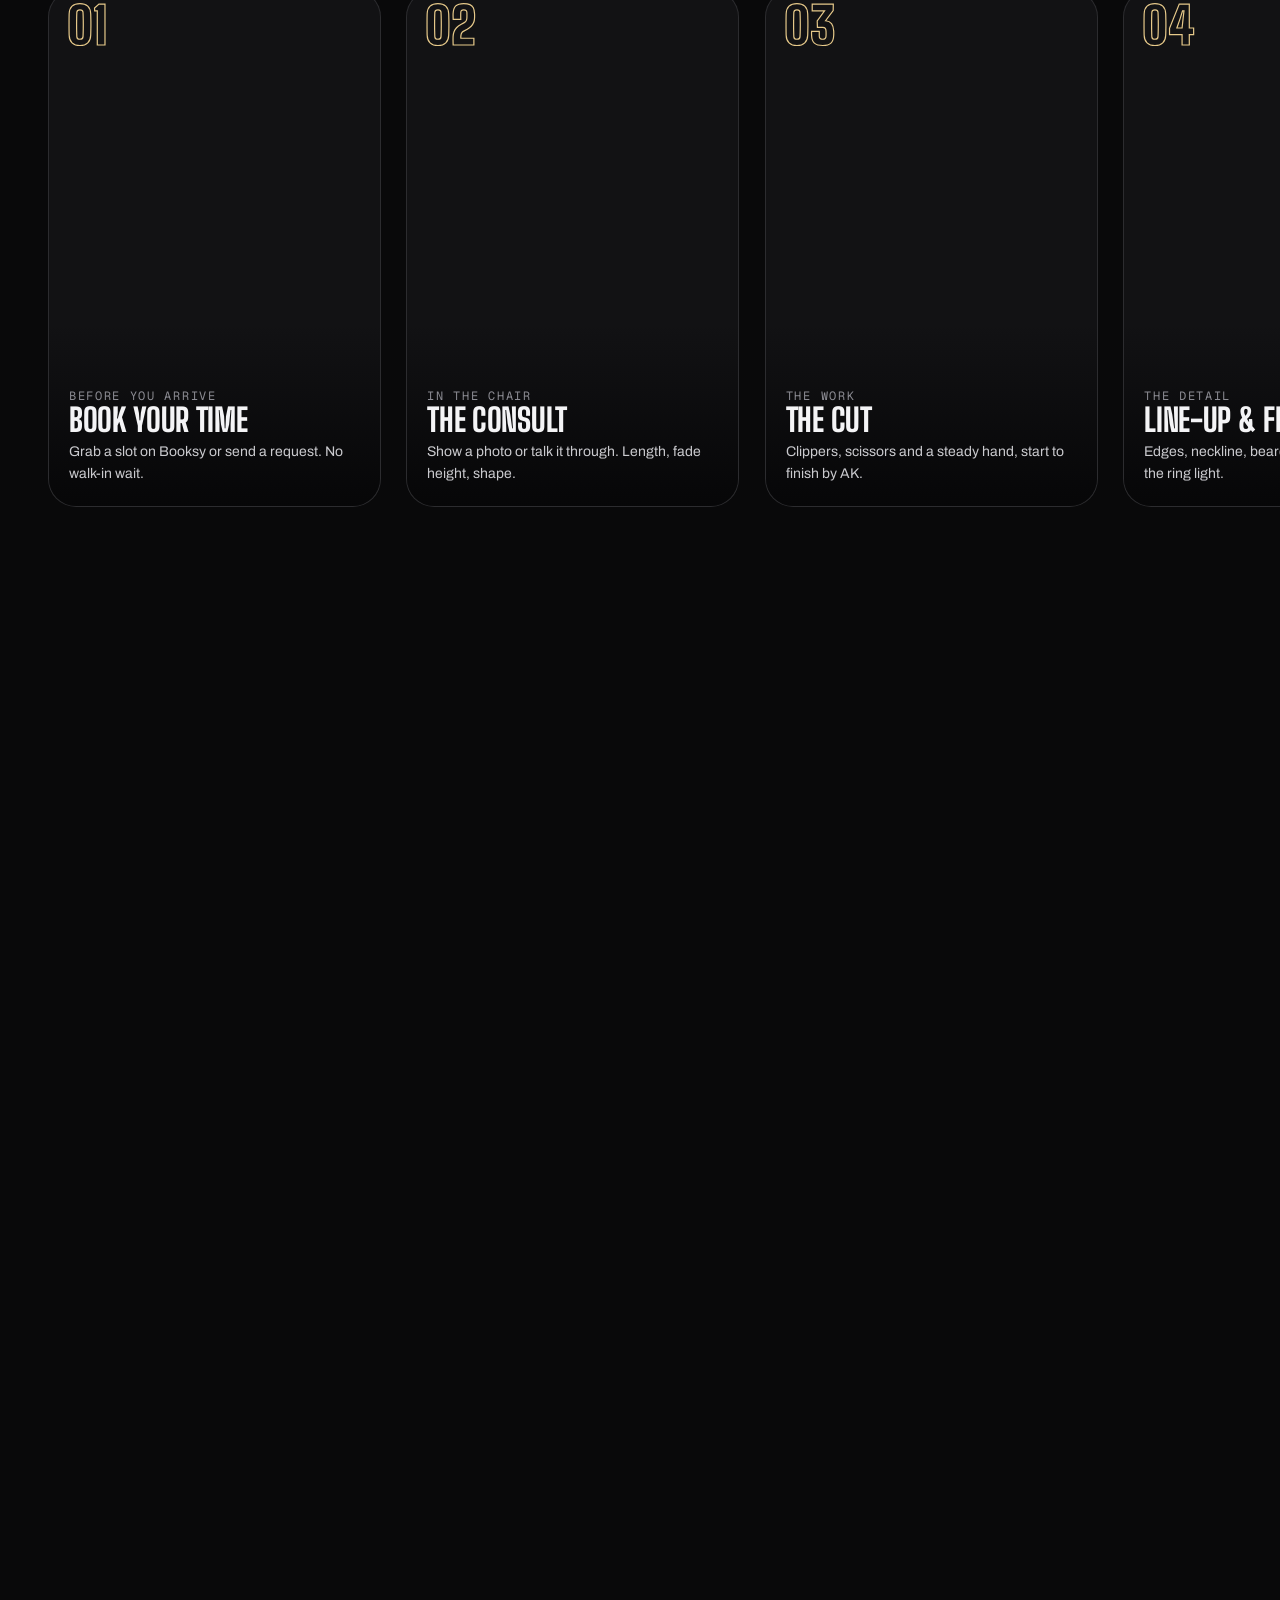
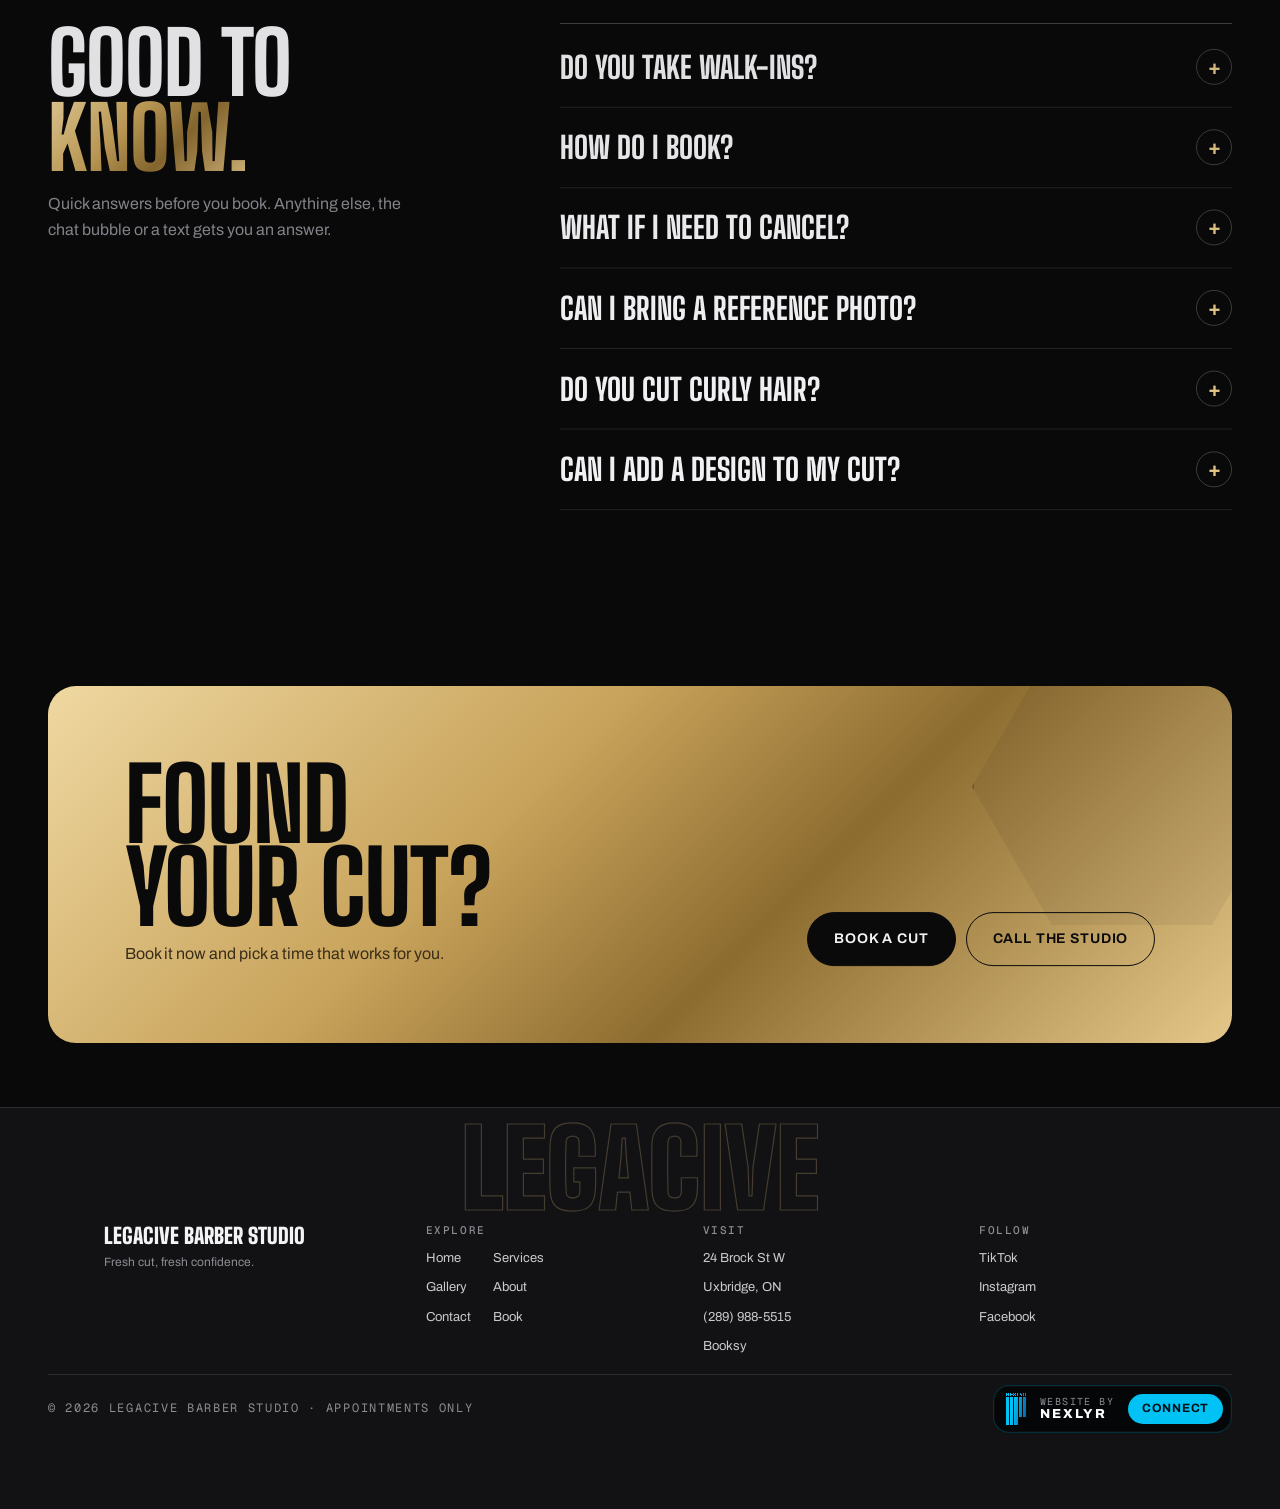
<file: services.html>
<!doctype html>
<html lang="en">
<head>
<meta charset="utf-8">
<meta name="viewport" content="width=device-width, initial-scale=1, viewport-fit=cover">
<title>Services & Prices · Legacive Barber Studio, Uxbridge</title>
<meta name="description" content="Skin fades, haircuts, cut + beard, hair designs, beard line-ups, kids cuts and VIP service at Legacive Barber Studio in Uxbridge, Ontario.">
<meta name="theme-color" content="#09090a">
<meta property="og:title" content="Services & Prices · Legacive Barber Studio, Uxbridge">
<meta property="og:description" content="Skin fades, haircuts, cut + beard, hair designs, beard line-ups, kids cuts and VIP service at Legacive Barber Studio in Uxbridge, Ontario.">
<meta property="og:image" content="assets/img/logo.png">
<link rel="icon" type="image/png" href="favicon.png">
<link rel="apple-touch-icon" href="apple-touch-icon.png">
<link rel="preload" href="assets/fonts/big-shoulders-display-latin-900-normal.woff2" as="font" type="font/woff2" crossorigin>
<link rel="preload" href="assets/fonts/archivo-latin-wght-normal.woff2" as="font" type="font/woff2" crossorigin>
<link rel="stylesheet" href="assets/css/style.min.css?v=1792259590">
<script>document.documentElement.classList.add('js');try{if(sessionStorage.getItem('lg_wipe')){document.documentElement.classList.add('is-entering');sessionStorage.removeItem('lg_wipe')}}catch(e){}</script>
<script type="application/ld+json">{"@context":"https://schema.org","@type":"BarberShop","name":"Legacive Barber Studio","image":"assets/img/logo.png","telephone":"+1-289-988-5515","priceRange":"$$","address":{"@type":"PostalAddress","streetAddress":"24 Brock Street W","addressLocality":"Uxbridge","addressRegion":"ON","addressCountry":"CA"},"url":"https://legacive.booksy.com/a","sameAs":["https://www.tiktok.com/@legacive.barbershop"]}</script>
</head>
<body data-page="services">
<a class="sr-only" href="#main">Skip to content</a>
<div class="bg-fallback" aria-hidden="true"></div>
<canvas id="bg" aria-hidden="true"></canvas>
<div class="veil" aria-hidden="true"></div>
<div class="grain" aria-hidden="true"></div>
<div class="progress" aria-hidden="true"></div>
<div class="wipe" aria-hidden="true"><div class="wipe__hex"></div><img class="wipe__logo" src="assets/img/logo-sm.webp" alt="" loading="lazy"></div>
<div class="cursor" aria-hidden="true"><span>VIEW</span></div><div class="cursor-dot" aria-hidden="true"></div>
<header class="nav" id="nav">
  <a href="index.html" class="brand" aria-label="Legacive Barber Studio home"><img class="brand__logo" src="assets/img/logo-sm.webp" alt="" width="40" height="40">Legacive <b>BARBER STUDIO</b></a>
  <ul class="nav__links"><li><a href="services.html" data-nav="services">Services</a></li><li><a href="gallery.html" data-nav="gallery">Gallery</a></li><li><a href="about.html" data-nav="about">About</a></li><li><a href="contact.html" data-nav="contact">Contact</a></li></ul>
  <a href="book.html" class="btn btn--gold nav__cta mag" data-nav="book">Book a cut</a>
  <button class="nav__burger" aria-label="Open menu" aria-expanded="false" aria-controls="menu"><span></span></button>
</header>
<nav class="menu" id="menu" aria-label="Mobile"><a href="index.html" data-nav="home">Home <small>01</small></a><a href="services.html" data-nav="services">Services <small>02</small></a><a href="gallery.html" data-nav="gallery">Gallery <small>03</small></a><a href="about.html" data-nav="about">About <small>04</small></a><a href="contact.html" data-nav="contact">Contact <small>05</small></a><a href="book.html" data-nav="book">Book <small>06</small></a><a class="menu__call" href="tel:+12899885515">Call (289) 988-5515</a></nav>
<main id="main">
<section class="phero" aria-label="The menu.">
  <div class="phero__media"><img src="assets/img/poster_detail.webp" alt="" decoding="async"><video data-auto muted playsinline loop preload="none" poster="assets/img/poster_detail.webp" src="assets/video/detail.mp4" aria-hidden="true"></video></div>
  <div class="phero__inner wrap">
    <div class="crumbs mono"><a href="index.html">Legacive</a><span>/</span>Services</div>
    <h1 aria-label="The menu."><span class="line split">The</span><span class="line split o">menu.</span></h1>
    <div class="phero__row"><p>Fades, cuts, beard work and designs, priced up front. Tap any service to book it.</p><div class="phero__acts"><a class="btn btn--gold mag" href="book.html">Book a cut</a><a class="btn btn--ghost mag" href="https://legacive.booksy.com/a" target="_blank" rel="noopener">Booksy</a></div></div>
  </div>
</section>
<section class="services wrap" id="services" aria-labelledby="svc-h">
  <div class="sec-head"><h2 id="svc-h" class="rv">Pick your <span class="au">cut.</span></h2><p class="rv">Hover a service to see the kind of cut it gets you. Click to book it with that service already chosen.</p></div>
  <div class="svc">
    <div><ul class="svc__list" id="svcList"></ul><p class="svc__note">Prices are a guide and can change with length and detail. The final price is confirmed when you book.</p></div>
    <div class="svc__view rv" id="svcView" data-cursor="view"><div class="svc__cap"><b id="svcCap">Skin fade</b><span class="mono" id="svcDur">45 min</span></div></div>
  </div>
</section>
<section class="ptable wrap" aria-labelledby="pt-h"><div class="sec-head"><h2 id="pt-h" class="rv">At a <span class="au">glance.</span></h2><p class="rv">Every service on one screen, with time in the chair.</p></div><div class="pgrid" id="pgrid"></div></section>
<section class="tour" aria-labelledby="tour-h">
  <div class="wrap tour__head sec-head"><h2 id="tour-h" class="rv">How a visit <span class="au">goes.</span></h2><p class="rv">Five steps, from picking a time to walking out sharp.</p></div>
  <div class="tour__track">
    <article class="card" data-cursor="view"><img src="assets/img/room.webp" alt="The studio chair" loading="lazy"><span class="card__n">01</span><div class="card__cap"><span class="mono">Before you arrive</span><h3>Book your time</h3><p>Grab a slot on Booksy or send a request. No walk-in wait.</p></div></article>
    <article class="card" data-cursor="view"><img src="assets/img/c_curls.webp" alt="Client before the cut" loading="lazy"><span class="card__n">02</span><div class="card__cap"><span class="mono">In the chair</span><h3>The consult</h3><p>Show a photo or talk it through. Length, fade height, shape.</p></div></article>
    <article class="card" data-cursor="view"><img src="assets/img/at_work.webp" alt="AK cutting" loading="lazy"><span class="card__n">03</span><div class="card__cap"><span class="mono">The work</span><h3>The cut</h3><p>Clippers, scissors and a steady hand, start to finish by AK.</p></div></article>
    <article class="card" data-cursor="view"><img src="assets/img/c_neck.webp" alt="Neckline detail" loading="lazy"><span class="card__n">04</span><div class="card__cap"><span class="mono">The detail</span><h3>Line-up &amp; finish</h3><p>Edges, neckline, beard and any design, under the ring light.</p></div></article>
    <article class="card" data-cursor="view"><img src="assets/img/c_smile.webp" alt="Happy client" loading="lazy"><span class="card__n">05</span><div class="card__cap"><span class="mono">The result</span><h3>Walk out sharp</h3><p>Fresh cut, fresh confidence. Book the next one before you leave.</p></div></article>
    <div class="card card--end"><span class="mono" style="color:var(--color-gold-deep)">Your turn</span><div><h3>Grab a chair.</h3><p style="margin:10px 0 20px">Appointments only, so book ahead.</p><a class="btn" href="book.html">Book a cut</a></div></div>
  </div>
</section>
<section class="faq wrap" aria-labelledby="faq-h"><div class="faq__grid"><div><h2 id="faq-h" class="rv">Good to <span class="au">know.</span></h2><p class="rv">Quick answers before you book. Anything else, the chat bubble or a text gets you an answer.</p></div><div class="qa"><details class="rv"><summary>Do you take walk-ins?<i aria-hidden="true"></i></summary><p>No. Legacive is appointments only, so the chair is always ready at your time and you never sit in a queue.</p></details><details class="rv"><summary>How do I book?<i aria-hidden="true"></i></summary><p>Book instantly on Booksy, or send a request on the Book page and AK will text you to confirm the time.</p></details><details class="rv"><summary>What if I need to cancel?<i aria-hidden="true"></i></summary><p>Text the studio at (289) 988-5515 as early as you can so the slot can go to someone else.</p></details><details class="rv"><summary>Can I bring a reference photo?<i aria-hidden="true"></i></summary><p>Yes, please do. A photo is the fastest way to agree on length, fade height and shape.</p></details><details class="rv"><summary>Do you cut curly hair?<i aria-hidden="true"></i></summary><p>Yes. Curly tops, crops and textured cuts are a big part of the work. See the gallery for examples.</p></details><details class="rv"><summary>Can I add a design to my cut?<i aria-hidden="true"></i></summary><p>Any cut can get a design, hard part or neck design. It usually adds about $10 and 15 minutes.</p></details></div></div></section>
<section class="wrap"><div class="band rv"><div><h2>Found<br>your cut?</h2><p>Book it now and pick a time that works for you.</p></div><div class="band__acts"><a class="btn mag" href="book.html">Book a cut</a><a class="btn btn--line" href="tel:+12899885515">Call the studio</a></div></div></section>
</main>
<footer class="foot">
  <div class="wrap">
    <div class="foot__big" aria-hidden="true">LEGACIVE</div>
    <div class="foot__cols">
      <div><div class="foot__brand"><img class="foot__logo" src="assets/img/logo-sm.webp" loading="lazy" alt="" width="54" height="54"><div><strong>Legacive Barber Studio</strong><span>Fresh cut, fresh confidence.</span></div></div><p>A private, appointment-only barber studio in downtown Uxbridge, Ontario. Fades, textured cuts, designs and beard work by AK.</p></div>
      <div><h4>Explore</h4><ul><li><a href="index.html">Home</a></li><li><a href="services.html">Services</a></li><li><a href="gallery.html">Gallery</a></li><li><a href="about.html">About</a></li><li><a href="contact.html">Contact</a></li><li><a href="book.html">Book</a></li></ul></div>
      <div><h4>Visit</h4><ul><li><a href="https://www.google.com/maps/search/?api=1&amp;query=24%20Brock%20Street%20West%2C%20Uxbridge%2C%20Ontario" target="_blank" rel="noopener">24 Brock St W</a></li><li><a href="https://www.google.com/maps/search/?api=1&amp;query=24%20Brock%20Street%20West%2C%20Uxbridge%2C%20Ontario" target="_blank" rel="noopener">Uxbridge, ON</a></li><li><a href="tel:+12899885515">(289) 988-5515</a></li><li><a href="https://legacive.booksy.com/a" target="_blank" rel="noopener">Booksy</a></li></ul></div>
      <div><h4>Follow</h4><ul><li><a href="https://www.tiktok.com/@legacive.barbershop" target="_blank" rel="noopener">TikTok</a></li><li><a href="https://www.instagram.com/legacive_barberstudio.uxbridge/" target="_blank" rel="noopener">Instagram</a></li><li><a href="https://www.facebook.com/Legacive.barbershop" target="_blank" rel="noopener">Facebook</a></li></ul></div>
    </div>
    <div class="foot__legal">
      <span class="mono">© <span id="yr"></span> Legacive Barber Studio · Appointments only</span>
      <a class="nx" href="https://nexlyr.solutions" target="_blank" rel="noopener" aria-label="Website by Nexlyr Solutions"><svg class="nx__mark" viewBox="0 0 631 1011" aria-hidden="true" shape-rendering="crispEdges"><defs><linearGradient id="nxg" gradientUnits="userSpaceOnUse" x1="277.4" y1="43.9" x2="724.3" y2="114.7"><stop offset="0" stop-color="#01C2F4"/><stop offset="1" stop-color="#0169B3"/></linearGradient></defs><g fill="url(#nxg)"><rect x="2.5" y="1.0" width="27.2" height="6.8"/><rect x="70.5" y="1.0" width="27.2" height="6.8"/><rect x="124.9" y="1.0" width="88.4" height="6.8"/><rect x="233.7" y="1.0" width="27.2" height="6.8"/><rect x="294.9" y="1.0" width="27.2" height="6.8"/><rect x="342.5" y="1.0" width="27.2" height="6.8"/><rect x="430.9" y="1.0" width="27.2" height="6.8"/><rect x="492.1" y="1.0" width="27.2" height="6.8"/><rect x="539.7" y="1.0" width="74.8" height="6.8"/><rect x="2.5" y="7.8" width="34.0" height="6.8"/><rect x="70.5" y="7.8" width="27.2" height="6.8"/><rect x="124.9" y="7.8" width="88.4" height="6.8"/><rect x="233.7" y="7.8" width="27.2" height="6.8"/><rect x="294.9" y="7.8" width="27.2" height="6.8"/><rect x="342.5" y="7.8" width="27.2" height="6.8"/><rect x="430.9" y="7.8" width="27.2" height="6.8"/><rect x="492.1" y="7.8" width="27.2" height="6.8"/><rect x="539.7" y="7.8" width="81.6" height="6.8"/><rect x="2.5" y="14.6" width="34.0" height="6.8"/><rect x="70.5" y="14.6" width="27.2" height="6.8"/><rect x="124.9" y="14.6" width="27.2" height="6.8"/><rect x="233.7" y="14.6" width="34.0" height="6.8"/><rect x="288.1" y="14.6" width="34.0" height="6.8"/><rect x="342.5" y="14.6" width="27.2" height="6.8"/><rect x="430.9" y="14.6" width="27.2" height="6.8"/><rect x="492.1" y="14.6" width="27.2" height="6.8"/><rect x="539.7" y="14.6" width="27.2" height="6.8"/><rect x="600.9" y="14.6" width="27.2" height="6.8"/><rect x="2.5" y="21.4" width="40.8" height="6.8"/><rect x="70.5" y="21.4" width="27.2" height="6.8"/><rect x="124.9" y="21.4" width="27.2" height="6.8"/><rect x="240.5" y="21.4" width="34.0" height="6.8"/><rect x="281.3" y="21.4" width="34.0" height="6.8"/><rect x="342.5" y="21.4" width="27.2" height="6.8"/><rect x="430.9" y="21.4" width="27.2" height="6.8"/><rect x="492.1" y="21.4" width="27.2" height="6.8"/><rect x="539.7" y="21.4" width="27.2" height="6.8"/><rect x="600.9" y="21.4" width="27.2" height="6.8"/><rect x="2.5" y="28.2" width="47.6" height="6.8"/><rect x="70.5" y="28.2" width="27.2" height="6.8"/><rect x="124.9" y="28.2" width="27.2" height="6.8"/><rect x="247.3" y="28.2" width="61.2" height="6.8"/><rect x="342.5" y="28.2" width="27.2" height="6.8"/><rect x="437.7" y="28.2" width="27.2" height="6.8"/><rect x="485.3" y="28.2" width="27.2" height="6.8"/><rect x="539.7" y="28.2" width="27.2" height="6.8"/><rect x="600.9" y="28.2" width="27.2" height="6.8"/><rect x="2.5" y="35.0" width="54.4" height="6.8"/><rect x="70.5" y="35.0" width="27.2" height="6.8"/><rect x="124.9" y="35.0" width="27.2" height="6.8"/><rect x="254.1" y="35.0" width="47.6" height="6.8"/><rect x="342.5" y="35.0" width="27.2" height="6.8"/><rect x="444.5" y="35.0" width="27.2" height="6.8"/><rect x="478.5" y="35.0" width="27.2" height="6.8"/><rect x="539.7" y="35.0" width="27.2" height="6.8"/><rect x="600.9" y="35.0" width="27.2" height="6.8"/><rect x="2.5" y="41.8" width="27.2" height="6.8"/><rect x="36.5" y="41.8" width="27.2" height="6.8"/><rect x="70.5" y="41.8" width="27.2" height="6.8"/><rect x="124.9" y="41.8" width="81.6" height="6.8"/><rect x="260.9" y="41.8" width="34.0" height="6.8"/><rect x="342.5" y="41.8" width="27.2" height="6.8"/><rect x="451.3" y="41.8" width="47.6" height="6.8"/><rect x="539.7" y="41.8" width="27.2" height="6.8"/><rect x="600.9" y="41.8" width="27.2" height="6.8"/><rect x="2.5" y="48.6" width="27.2" height="6.8"/><rect x="36.5" y="48.6" width="27.2" height="6.8"/><rect x="70.5" y="48.6" width="27.2" height="6.8"/><rect x="124.9" y="48.6" width="81.6" height="6.8"/><rect x="260.9" y="48.6" width="34.0" height="6.8"/><rect x="342.5" y="48.6" width="27.2" height="6.8"/><rect x="458.1" y="48.6" width="34.0" height="6.8"/><rect x="539.7" y="48.6" width="27.2" height="6.8"/><rect x="600.9" y="48.6" width="27.2" height="6.8"/><rect x="2.5" y="55.4" width="27.2" height="6.8"/><rect x="43.3" y="55.4" width="54.4" height="6.8"/><rect x="124.9" y="55.4" width="27.2" height="6.8"/><rect x="254.1" y="55.4" width="47.6" height="6.8"/><rect x="342.5" y="55.4" width="27.2" height="6.8"/><rect x="464.9" y="55.4" width="27.2" height="6.8"/><rect x="539.7" y="55.4" width="81.6" height="6.8"/><rect x="2.5" y="62.2" width="27.2" height="6.8"/><rect x="43.3" y="62.2" width="54.4" height="6.8"/><rect x="124.9" y="62.2" width="27.2" height="6.8"/><rect x="247.3" y="62.2" width="61.2" height="6.8"/><rect x="342.5" y="62.2" width="27.2" height="6.8"/><rect x="464.9" y="62.2" width="27.2" height="6.8"/><rect x="539.7" y="62.2" width="74.8" height="6.8"/><rect x="2.5" y="69.0" width="27.2" height="6.8"/><rect x="50.1" y="69.0" width="47.6" height="6.8"/><rect x="124.9" y="69.0" width="27.2" height="6.8"/><rect x="240.5" y="69.0" width="34.0" height="6.8"/><rect x="281.3" y="69.0" width="34.0" height="6.8"/><rect x="342.5" y="69.0" width="27.2" height="6.8"/><rect x="464.9" y="69.0" width="27.2" height="6.8"/><rect x="539.7" y="69.0" width="27.2" height="6.8"/><rect x="580.5" y="69.0" width="34.0" height="6.8"/><rect x="2.5" y="75.8" width="27.2" height="6.8"/><rect x="56.9" y="75.8" width="40.8" height="6.8"/><rect x="124.9" y="75.8" width="27.2" height="6.8"/><rect x="233.7" y="75.8" width="34.0" height="6.8"/><rect x="288.1" y="75.8" width="34.0" height="6.8"/><rect x="342.5" y="75.8" width="27.2" height="6.8"/><rect x="464.9" y="75.8" width="27.2" height="6.8"/><rect x="539.7" y="75.8" width="27.2" height="6.8"/><rect x="587.3" y="75.8" width="34.0" height="6.8"/><rect x="2.5" y="82.6" width="27.2" height="6.8"/><rect x="63.7" y="82.6" width="34.0" height="6.8"/><rect x="124.9" y="82.6" width="88.4" height="6.8"/><rect x="233.7" y="82.6" width="27.2" height="6.8"/><rect x="294.9" y="82.6" width="27.2" height="6.8"/><rect x="342.5" y="82.6" width="88.4" height="6.8"/><rect x="464.9" y="82.6" width="27.2" height="6.8"/><rect x="539.7" y="82.6" width="27.2" height="6.8"/><rect x="594.1" y="82.6" width="34.0" height="6.8"/><rect x="2.5" y="89.4" width="27.2" height="6.8"/><rect x="70.5" y="89.4" width="27.2" height="6.8"/><rect x="124.9" y="89.4" width="88.4" height="6.8"/><rect x="233.7" y="89.4" width="27.2" height="6.8"/><rect x="294.9" y="89.4" width="27.2" height="6.8"/><rect x="342.5" y="89.4" width="88.4" height="6.8"/><rect x="464.9" y="89.4" width="27.2" height="6.8"/><rect x="539.7" y="89.4" width="27.2" height="6.8"/><rect x="600.9" y="89.4" width="27.2" height="6.8"/><rect x="0" y="128" width="98.5" height="883"/><rect x="133.25" y="128" width="98.5" height="883"/><rect x="266.5" y="128" width="98.5" height="883"/><rect x="399.75" y="128" width="98.5" height="630"/><rect x="533" y="128" width="98.5" height="630"/></g></svg><span class="nx__txt"><small>Website by</small><b>NEXLYR</b></span><span class="nx__go">Connect</span></a>
    </div>
  </div>
</footer>
<button class="bot-fab" id="botFab" aria-controls="bot" aria-expanded="false"><span class="bot-fab__label">Ask Legacive</span><span class="bot-fab__av"><img src="assets/img/logo-sm.webp" alt="" loading="lazy"><span class="bot-fab__dot"></span></span></button>
<section class="bot" id="bot" role="dialog" aria-label="Legacive assistant">
  <div class="bot__head"><img src="assets/img/logo-sm.webp" alt="" loading="lazy"><div class="bot__title"><strong>Legacive assistant</strong><span><span class="dot"></span>Usually instant</span></div><button class="bot__icon" id="botClose" aria-label="Close chat"><svg viewBox="0 0 24 24" fill="none" stroke="currentColor" stroke-width="2" stroke-linecap="round"><path d="M6 6l12 12M18 6 6 18"/></svg></button></div>
  <div class="bot__log" id="botLog" aria-live="polite"></div>
  <div class="bot__chips" id="botChips"></div>
  <div class="bot__err" id="botErr"></div>
  <form class="bot__form" id="botForm"><input id="botIn" autocomplete="off" placeholder="Ask about prices, booking, location…" aria-label="Your question"><button type="submit" aria-label="Send"><svg viewBox="0 0 24 24" fill="none" stroke="currentColor" stroke-width="1.8" stroke-linecap="round" stroke-linejoin="round" aria-hidden="true"><path d="M5 12h14M13 6l6 6-6 6"/></svg></button></form>
</section>
<div class="lb" id="lb" hidden role="dialog" aria-modal="true" aria-label="Photo viewer">
  <button class="lb__btn lb__close" aria-label="Close"><svg viewBox="0 0 24 24" fill="none" stroke="currentColor" stroke-width="2" stroke-linecap="round"><path d="M6 6l12 12M18 6 6 18"/></svg></button>
  <button class="lb__btn lb__prev" aria-label="Previous photo"><svg viewBox="0 0 24 24" fill="none" stroke="currentColor" stroke-width="2" stroke-linecap="round" stroke-linejoin="round"><path d="M15 6l-6 6 6 6"/></svg></button>
  <figure class="lb__fig"><img id="lbImg" alt=""><figcaption><span id="lbCap"></span><span class="mono" id="lbNum"></span></figcaption></figure>
  <button class="lb__btn lb__next" aria-label="Next photo"><svg viewBox="0 0 24 24" fill="none" stroke="currentColor" stroke-width="2" stroke-linecap="round" stroke-linejoin="round"><path d="M9 6l6 6-6 6"/></svg></button>
</div>
<script defer src="assets/vendor/gsap.min.js"></script>
<script defer src="assets/vendor/ScrollTrigger.min.js"></script>
<script defer src="assets/vendor/lenis.min.js"></script>
<script defer src="assets/js/data.js?v=1792259590"></script>
<script defer src="assets/js/main.min.js?v=1792259590"></script>
</body>
</html>
</file>
<file: assets/css/style.min.css>
@font-face{font-family:Big Shoulders Display;font-style:normal;font-weight:800;font-display:swap;src:url(../fonts/big-shoulders-display-latin-800-normal.woff2) format("woff2")}@font-face{font-family:Big Shoulders Display;font-style:normal;font-weight:900;font-display:swap;src:url(../fonts/big-shoulders-display-latin-900-normal.woff2) format("woff2")}@font-face{font-family:Archivo;font-style:normal;font-weight:100 900;font-display:swap;src:url(../fonts/archivo-latin-wght-normal.woff2) format("woff2-variations"),url(../fonts/archivo-latin-wght-normal.woff2) format("woff2")}@font-face{font-family:Geist Mono;font-style:normal;font-weight:400;font-display:swap;src:url(../fonts/geist-mono-latin-400-normal.woff2) format("woff2")}@font-face{font-family:Geist Mono;font-style:normal;font-weight:500;font-display:swap;src:url(../fonts/geist-mono-latin-500-normal.woff2) format("woff2")}:root{--color-ink:#09090a;--color-ink-2:#121214;--color-ink-3:#1c1c1f;--color-disc:#0b0b0c;--color-steel:#36363c;--color-line:rgb(230 230 235 / .12);--color-line-2:rgb(230 230 235 / .24);--color-mute:#8c8c93;--color-soft:#cacace;--color-silver:#b0b0b5;--color-glow:#f4f4f6;--color-gold:#c9a45c;--color-gold-hi:#e6c98a;--color-gold-deep:#3b2f1a;--color-cool:#1d2126;--chrome:linear-gradient(180deg,#fbfbfc 0%,#d9dbde 30%,#8e9197 50%,#c9cbcf 68%,#f2f3f5 100%);--chrome-soft:linear-gradient(135deg,#ecedef 0%,#bcbfc4 40%,#f5f6f7 60%,#a9acb2 100%);--brass:linear-gradient(135deg,#f0d9a2 0%,#c9a45c 38%,#8e6d31 62%,#e6c98a 100%);--glow-sm:0 0 6px rgb(244 244 246 / .55),0 0 18px rgb(244 244 246 / .22);--glow-lg:0 0 10px rgb(244 244 246 / .6),0 0 40px rgb(244 244 246 / .22),0 0 90px rgb(244 244 246 / .1);--glow-gold:0 0 8px rgb(201 164 92 / .55),0 0 30px rgb(201 164 92 / .25);--font-display:"Big Shoulders Display","Oswald","Arial Narrow",Impact,sans-serif;--font-body:"Archivo",system-ui,-apple-system,"Segoe UI",sans-serif;--font-mono:"Geist Mono",ui-monospace,"SFMono-Regular",Menlo,monospace;--space-2xs:4px;--space-xs:8px;--space-sm:12px;--space-md:16px;--space-lg:24px;--space-xl:40px;--space-2xl:64px;--space-3xl:112px;--text-xs:.75rem;--text-sm:.875rem;--text-md:1rem;--text-lg:1.25rem;--text-xl:clamp(1.5rem,1.1rem + 1.6vw,2.25rem);--text-2xl:clamp(2.5rem,1.4rem + 5vw,5.5rem);--text-display:clamp(5.2rem,2rem + 13vw,17rem);--radius-sm:6px;--radius-md:14px;--radius-lg:28px;--radius-pill:999px;--ease-out:cubic-bezier(.16,1,.3,1);--ease-in:cubic-bezier(.7,0,.84,0);--ease-in-out:cubic-bezier(.65,0,.35,1);--dur-fast:.16s;--dur-base:.32s;--dur-slow:.9s;--maxw:1320px;--gutter:clamp(18px,4vw,48px);--nx-cyan:#01c2f4;--nx-blue:#0169b3;box-sizing:border-box}*,*:before,*:after{box-sizing:inherit}html{scrollbar-width:thin;scrollbar-color:var(--color-steel) var(--color-ink)}::-webkit-scrollbar{width:10px;height:10px}::-webkit-scrollbar-track{background:var(--color-ink)}::-webkit-scrollbar-thumb{background:var(--color-steel);border-radius:10px;border:2px solid var(--color-ink)}::-webkit-scrollbar-thumb:hover{background:var(--color-gold)}html{overflow-x:clip;scroll-padding-top:90px;background:var(--color-ink);color-scheme:dark}body{margin:0;overflow-x:clip;background:transparent;color:var(--color-soft);font-family:var(--font-body);font-size:var(--text-md);line-height:1.6;-webkit-font-smoothing:antialiased}img,video,svg,canvas{max-width:100%;display:block}a{color:inherit;text-decoration:none}button{font:inherit;color:inherit;background:none;border:0;cursor:pointer}:focus-visible{outline:2px solid var(--color-gold-hi);outline-offset:3px;border-radius:4px}::selection{background:var(--color-gold);color:var(--color-ink)}.sr-only{position:absolute;width:1px;height:1px;overflow:hidden;clip:rect(0 0 0 0);white-space:nowrap}.wrap{max-width:var(--maxw);margin-inline:auto;padding-inline:var(--gutter)}h1,h2,h3,h4{font-family:var(--font-display);font-style:normal;color:var(--color-glow);margin:0;line-height:.86;letter-spacing:-.01em;text-transform:uppercase;overflow-wrap:anywhere;min-width:0}h2 .au,h3 .au{color:transparent;background:var(--brass);-webkit-background-clip:text;background-clip:text}p{margin:0}.mono{font-family:var(--font-mono);font-size:var(--text-xs);letter-spacing:.14em;text-transform:uppercase;color:var(--color-mute)}.tag{display:inline-flex;align-items:center;gap:var(--space-xs);font-family:var(--font-mono);font-size:var(--text-xs);letter-spacing:.16em;text-transform:uppercase;color:var(--color-soft)}.dot{width:8px;height:8px;border-radius:50%;background:var(--color-gold);box-shadow:var(--glow-gold);animation:pulse 1.8s var(--ease-in-out) infinite}@keyframes pulse{50%{opacity:.35;transform:scale(.7)}}main{position:relative;z-index:1}#bg{position:fixed;inset:0;width:100vw;height:100vh;z-index:0;pointer-events:none}.bg-fallback{position:fixed;inset:0;z-index:0;pointer-events:none;background:radial-gradient(60% 50% at 20% 20%,var(--color-cool),transparent 70%),radial-gradient(50% 50% at 85% 80%,var(--color-gold-deep),transparent 70%),var(--color-ink)}.veil{position:fixed;inset:0;z-index:0;pointer-events:none;background:radial-gradient(120% 90% at 50% 40%,transparent 40%,rgb(5 5 6 / .75) 100%)}.grain{position:fixed;inset:-50%;z-index:90;pointer-events:none;opacity:.08;background-image:url("data:image/svg+xml,%3Csvg xmlns='http://www.w3.org/2000/svg' width='180' height='180'%3E%3Cfilter id='n'%3E%3CfeTurbulence type='fractalNoise' baseFrequency='.85' numOctaves='3' stitchTiles='stitch'/%3E%3CfeColorMatrix values='0 0 0 0 1 0 0 0 0 1 0 0 0 0 1 0 0 0 .9 0'/%3E%3C/filter%3E%3Crect width='100%25' height='100%25' filter='url(%23n)'/%3E%3C/svg%3E");animation:grain 1s steps(6) infinite}@keyframes grain{0%{transform:translate(0)}20%{transform:translate(-4%,3%)}40%{transform:translate(3%,-5%)}60%{transform:translate(-6%,-2%)}80%{transform:translate(5%,4%)}}.btn{--bg:transparent;--fg:var(--color-glow);position:relative;display:inline-flex;align-items:center;justify-content:center;gap:10px;height:54px;padding:0 26px;border-radius:var(--radius-pill);background:var(--bg);color:var(--fg);font-family:var(--font-body);font-weight:650;font-size:var(--text-sm);letter-spacing:.06em;text-transform:uppercase;white-space:nowrap;border:1px solid var(--color-line-2);transition:background var(--dur-base) var(--ease-out),color var(--dur-base) var(--ease-out),box-shadow var(--dur-base) var(--ease-out),border-color var(--dur-base) var(--ease-out);isolation:isolate;overflow:hidden}.btn svg{width:18px;height:18px;flex:none}.btn--solid{--bg:var(--color-glow);--fg:var(--color-disc);border-color:var(--color-glow);box-shadow:0 6px 18px #05050673}.btn--solid:hover{--bg:#fff;box-shadow:0 0 0 3px #f4f4f640,0 8px 24px #05050680}.btn--gold{--fg:var(--color-disc);background:var(--brass);border-color:var(--color-gold);box-shadow:0 6px 18px #05050673}.btn--gold:hover{box-shadow:0 0 0 3px #c9a45c4d,var(--glow-gold)}.btn--ghost{background:#09090a40;backdrop-filter:blur(6px);-webkit-backdrop-filter:blur(6px)}.btn--ghost:hover{border-color:var(--color-gold);box-shadow:inset 0 0 0 1px var(--color-gold),var(--glow-gold)}.btn:active{transform:translateY(1px)}.btn:disabled,.btn[aria-disabled=true]{opacity:.45;pointer-events:none}.btn[data-state=loading]{opacity:.75;pointer-events:none}.btn[data-state=loading]:after{content:"";width:14px;height:14px;border-radius:50%;border:2px solid currentColor;border-right-color:transparent;animation:spin .7s linear infinite}@keyframes spin{to{transform:rotate(360deg)}}.cursor,.cursor-dot{position:fixed;left:0;top:0;z-index:200;pointer-events:none;border-radius:50%;transform:translate(-50%,-50%);display:none}.cursor{width:42px;height:42px;border:1px solid var(--color-glow);mix-blend-mode:difference;transition:width var(--dur-base) var(--ease-out),height var(--dur-base) var(--ease-out),background var(--dur-base);align-items:center;justify-content:center;font-family:var(--font-mono);font-size:10px;letter-spacing:.12em;color:var(--color-ink)}.cursor-dot{width:6px;height:6px;background:var(--color-glow);mix-blend-mode:difference}.cursor.is-link{width:58px;height:58px;mix-blend-mode:normal;border-color:var(--color-gold)}.cursor.is-view{width:92px;height:92px;background:var(--color-gold);border-color:var(--color-gold);mix-blend-mode:normal}.cursor.is-drag{width:92px;height:92px;background:var(--color-glow);mix-blend-mode:normal}.cursor span{opacity:0;transition:opacity var(--dur-fast)}.cursor.is-view span,.cursor.is-drag span{opacity:1}@media(pointer:fine){.cursor{display:flex}.cursor-dot{display:block}}.progress{position:fixed;top:0;left:0;height:2px;width:100%;transform-origin:0 50%;transform:scaleX(0);background:var(--brass);box-shadow:var(--glow-gold);z-index:120}.loader{position:fixed;inset:0;z-index:150;background:#000;color:#fff;mix-blend-mode:multiply;display:grid;place-items:center;align-content:center;gap:1.2vw;will-change:transform}.knock__w{display:flex;overflow:hidden;padding:0 .04em;font-family:var(--font-display);font-weight:900;font-size:clamp(4.6rem,17vw,17rem);line-height:.8;letter-spacing:.01em}.knock__w span{display:inline-block}.knock__s{font-family:var(--font-mono);font-size:clamp(11px,1.2vw,15px);letter-spacing:.34em;text-transform:uppercase;text-align:center}.ld__meta{position:fixed;z-index:151;bottom:6vh;pointer-events:none}.ld__meta--l{left:var(--gutter);font-family:var(--font-display);font-weight:800;font-size:clamp(2.2rem,5vw,4rem);letter-spacing:.04em;color:var(--color-gold);font-variant-numeric:tabular-nums}.ld__meta--r{right:var(--gutter)}@media(max-width:600px){.knock__w{font-size:20vw}.knock__s{letter-spacing:.2em;font-size:10px}}html:not(.js) .loader,html:not(.js) .ld__meta{display:none}.nav{position:fixed;z-index:100;top:14px;left:50%;transform:translate(-50%);width:min(calc(100% - 24px),1180px);display:flex;align-items:center;justify-content:space-between;gap:var(--space-md);padding:8px 8px 8px 18px;border-radius:var(--radius-pill);background:#12121499;border:1px solid var(--color-line);backdrop-filter:blur(14px) saturate(1.2);-webkit-backdrop-filter:blur(14px) saturate(1.2);transition:transform var(--dur-slow) var(--ease-out)}.nav.is-hidden{transform:translate(-50%,-140%)}.brand{display:flex;align-items:center;gap:10px;font-family:var(--font-display);font-weight:900;font-size:1.55rem;letter-spacing:.04em;color:var(--color-glow);text-transform:uppercase;white-space:nowrap}.brand__hex{width:34px;height:34px;flex:none;color:var(--color-gold);filter:drop-shadow(0 0 6px rgb(201 164 92 / .5))}.brand b{font-weight:500;font-size:.68rem;font-family:var(--font-mono);letter-spacing:.14em;padding:3px 7px;border:1px solid var(--color-line-2);border-radius:var(--radius-sm);color:var(--color-gold-hi)}.nav__links{display:flex;gap:4px;list-style:none;margin:0;padding:0}.nav__links a{display:block;padding:10px 14px;border-radius:var(--radius-pill);font-size:var(--text-sm);font-weight:500;color:var(--color-soft);white-space:nowrap;transition:background var(--dur-fast),color var(--dur-fast)}.nav__links a:hover{background:#f4f4f614;color:var(--color-glow)}.nav__cta{height:44px;padding:0 20px}.nav__burger{display:none;width:46px;height:46px;border-radius:50%;border:1px solid var(--color-line-2);align-items:center;justify-content:center}.nav__burger span,.nav__burger span:before{display:block;width:18px;height:1.5px;background:var(--color-glow);position:relative;transition:transform var(--dur-base) var(--ease-out)}.nav__burger span:before{content:"";position:absolute;top:6px}.nav__burger span{transform:translateY(-3px)}.menu-open .nav__burger span{transform:rotate(45deg)}.menu-open .nav__burger span:before{transform:translateY(-6px) rotate(-90deg)}.menu{position:fixed;z-index:101;top:78px;right:12px;width:min(260px,calc(100% - 24px));padding:8px;border-radius:20px;background:#121214f0;border:1px solid var(--color-line-2);backdrop-filter:blur(16px);-webkit-backdrop-filter:blur(16px);box-shadow:0 20px 50px #05050699;transform-origin:calc(100% - 30px) 0;transform:scale(.9) translateY(-8px);opacity:0;visibility:hidden;transition:transform var(--dur-base) var(--ease-out),opacity var(--dur-base) var(--ease-out),visibility 0s linear var(--dur-base)}.menu-open .menu{transform:none;opacity:1;visibility:visible;transition-delay:0s}.menu a{display:flex;justify-content:space-between;align-items:center;height:44px;padding:0 14px;border-radius:12px;font-weight:600;color:var(--color-soft);white-space:nowrap}.menu a:hover,.menu a:focus-visible{background:#f4f4f614;color:var(--color-glow)}.menu a small{font-family:var(--font-mono);font-size:11px;color:var(--color-mute);font-weight:400}.menu .menu__call{margin-top:6px;justify-content:center;background:var(--brass);color:var(--color-disc);font-size:var(--text-sm);letter-spacing:.06em;text-transform:uppercase}@media(max-width:980px){.nav__links,.nav__cta{display:none}.nav__burger{display:inline-flex}}@media(max-width:400px){.brand b{display:none}}.hero{position:relative;height:100svh;min-height:600px;overflow:hidden;background:var(--color-ink)}.hero__media{position:absolute;inset:0;overflow:hidden;transform-origin:50% 40%;will-change:transform}.hero__video,.hero__poster{position:absolute;inset:0;width:100%;height:100%;object-fit:cover;object-position:50% 35%}.hero__video{opacity:0;filter:saturate(.85) contrast(1.1) brightness(.95)}.hero__poster{filter:saturate(.8) brightness(.85)}.hero__wash{position:absolute;inset:-15%;pointer-events:none;mix-blend-mode:soft-light;opacity:.9;background:radial-gradient(45% 45% at 20% 30%,var(--color-cool),transparent 70%),radial-gradient(50% 50% at 80% 75%,var(--color-gold-deep),transparent 70%),radial-gradient(40% 40% at 70% 20%,var(--color-silver),transparent 70%);animation:drift 18s var(--ease-in-out) infinite alternate}.hero__sweep{position:absolute;inset:0;pointer-events:none;mix-blend-mode:overlay;background:linear-gradient(105deg,transparent 35%,rgb(244 244 246 / .34) 48%,rgb(244 244 246 / .08) 54%,transparent 62%);background-size:260% 100%;animation:sweep 7s var(--ease-in-out) infinite}@keyframes drift{0%{transform:translate3d(-4%,2%,0) scale(1)}to{transform:translate3d(5%,-4%,0) scale(1.15)}}@keyframes sweep{0%{background-position:120% 0}60%,to{background-position:-60% 0}}.hero__spot{position:absolute;inset:0;pointer-events:none;background:radial-gradient(380px circle at var(--mx,50%) var(--my,40%),rgb(230 201 138 / .18),transparent 60%);mix-blend-mode:overlay;opacity:0;transition:opacity var(--dur-base)}.hero:hover .hero__spot{opacity:1}.hero__shade{position:absolute;inset:0;pointer-events:none;background:linear-gradient(180deg,rgb(5 5 6 / .55) 0%,transparent 24%,transparent 46%,rgb(5 5 6 / .6) 74%,var(--color-ink) 100%),radial-gradient(120% 90% at 50% 45%,transparent 60%,rgb(5 5 6 / .5) 100%)}.hero__scan{position:absolute;inset:0;pointer-events:none;opacity:.1;background:repeating-linear-gradient(0deg,rgb(5 5 6 / .5) 0 1px,transparent 1px 3px)}.hero__mark{position:absolute;z-index:2;opacity:.85;right:-6vw;top:calc(50% - min(26vw,340px));width:min(52vw,680px);aspect-ratio:1;pointer-events:none}.hero__hex{width:100%;height:100%;overflow:visible}.hero__hex path{fill:none;stroke:var(--color-glow);stroke-width:2.4;stroke-linejoin:round;filter:drop-shadow(0 0 6px rgb(244 244 246 / .95)) drop-shadow(0 0 22px rgb(244 244 246 / .45))}.hero__inner{position:relative;z-index:3;height:100%;display:flex;flex-direction:column;justify-content:flex-end;padding-bottom:clamp(96px,14vh,150px)}.hero__eyebrow{display:flex;flex-wrap:wrap;align-items:center;gap:8px 14px;margin-bottom:var(--space-md)}.hero__eyebrow .tag+.tag:before{content:"";width:4px;height:4px;border-radius:50%;background:var(--color-gold);margin-right:6px}@media(max-width:600px){.hero__eyebrow .tag:nth-child(3){display:none}}.hero__title{font-size:min(var(--text-display),23svh);font-weight:900;line-height:.8;letter-spacing:-.015em;text-shadow:0 0 40px rgb(5 5 6 / .35)}.hero__title .line{display:block;overflow:hidden;padding-bottom:.04em;white-space:nowrap}.hero__title .ch{display:inline-block;will-change:transform}.hero__title .glow{color:transparent;-webkit-text-stroke:2px var(--color-gold-hi);text-shadow:none;filter:drop-shadow(0 0 12px rgb(201 164 92 / .7))}.hero__row{display:flex;flex-wrap:wrap;align-items:flex-end;justify-content:space-between;gap:var(--space-lg);margin-top:var(--space-lg)}.hero__sub{max-width:34rem;font-size:clamp(1rem,.9rem + .4vw,1.2rem);color:var(--color-soft)}.hero__sub strong{color:var(--color-glow);font-weight:600}.hero__ctas{display:flex;flex-wrap:wrap;gap:var(--space-sm)}.hero__tools{position:absolute;z-index:4;right:var(--gutter);top:96px;display:flex;gap:8px}.chip{display:inline-flex;align-items:center;gap:8px;height:36px;padding:0 14px;border-radius:var(--radius-pill);border:1px solid var(--color-line-2);background:#05050659;backdrop-filter:blur(8px);-webkit-backdrop-filter:blur(8px);font-family:var(--font-mono);font-size:11px;letter-spacing:.12em;text-transform:uppercase;color:var(--color-glow);white-space:nowrap;transition:border-color var(--dur-fast),background var(--dur-fast)}.chip:hover{border-color:var(--color-gold);background:#c9a45c1f}.chip svg{width:14px;height:14px}.scroll-cue{position:absolute;z-index:3;left:50%;bottom:22px;transform:translate(-50%);display:flex;flex-direction:column;align-items:center;gap:8px}.scroll-cue span{width:1px;height:46px;background:linear-gradient(var(--color-gold),transparent);animation:cue 2s var(--ease-in-out) infinite;transform-origin:top}@keyframes cue{0%{transform:scaleY(0)}50%{transform:scaleY(1)}to{transform:scaleY(1);opacity:0}}@media(max-width:980px){.scroll-cue{display:none}.hero__mark{right:-14vw;top:84px;width:min(70vw,32svh,440px)}.hero__tools{top:84px;left:var(--gutter);right:auto}}@media(max-width:600px){.hero__title{font-size:min(14vw,15svh)}.hero__ctas{width:100%}.hero__ctas .btn{flex:1 1 0;min-width:0;padding:0 14px}.hero__inner{padding-bottom:112px}}.marquee{position:relative;z-index:4;overflow:hidden;background:var(--brass);border-block:2px solid var(--color-disc)}.marquee__row{display:flex;width:max-content;will-change:transform}.marquee__item{display:flex;align-items:center;gap:18px;padding:0 18px 0 0;height:44px;font-family:var(--font-display);font-weight:900;font-size:clamp(1.15rem,1rem + .6vw,1.6rem);letter-spacing:.06em;line-height:1;text-transform:uppercase;color:var(--color-disc);white-space:nowrap}.marquee__item svg{width:16px;height:16px;flex:none}.sec-head{display:flex;flex-wrap:wrap;justify-content:space-between;align-items:flex-end;gap:var(--space-lg);margin-bottom:var(--space-xl)}.sec-head h2{font-size:var(--text-2xl)}.sec-head p{max-width:26rem;color:var(--color-mute)}@media(max-width:700px){.sec-head{flex-direction:column;align-items:flex-start}}.facts{padding-block:var(--space-3xl) var(--space-2xl)}.facts__head{display:grid;grid-template-columns:minmax(0,1.2fr) minmax(0,1fr);gap:var(--space-xl);align-items:end;margin-bottom:var(--space-2xl)}.facts__head h2{font-size:var(--text-2xl)}.facts__head p{color:var(--color-soft);max-width:32rem}.facts__grid{display:grid;grid-template-columns:repeat(4,minmax(0,1fr));gap:2px;background:var(--color-line);border:1px solid var(--color-line);border-radius:var(--radius-md);overflow:hidden}.slab{position:relative;background:#121214d1;backdrop-filter:blur(8px);-webkit-backdrop-filter:blur(8px);padding:var(--space-xl) var(--space-lg) var(--space-lg);min-height:250px;display:flex;flex-direction:column;justify-content:space-between;overflow:hidden;transition:background var(--dur-base)}.slab:before{content:"";position:absolute;left:0;top:0;bottom:0;width:3px;background:var(--brass);box-shadow:var(--glow-gold);transform:scaleY(0);transform-origin:top;transition:transform var(--dur-slow) var(--ease-out)}.slab:hover{background:#1c1c1fe6}.slab:hover:before,.slab.is-in:before{transform:scaleY(1)}.slab__num{font-family:var(--font-display);font-weight:900;font-size:clamp(4rem,3rem + 4vw,7.5rem);line-height:.8;color:var(--color-glow)}.slab__num sup{font-size:.35em;vertical-align:top;margin-left:4px;color:var(--color-gold)}.slab p{color:var(--color-soft);font-size:var(--text-sm);margin-top:var(--space-md)}@media(max-width:900px){.facts__head{grid-template-columns:minmax(0,1fr)}.facts__grid{grid-template-columns:repeat(2,minmax(0,1fr))}.slab{min-height:200px}}@media(max-width:420px){.slab{padding:var(--space-lg) var(--space-md) var(--space-md)}.slab__num{font-size:3.4rem}}.services{padding-block:var(--space-3xl)}.svc{display:grid;grid-template-columns:minmax(0,1fr) minmax(0,.9fr);gap:clamp(20px,4vw,56px);align-items:start}.svc__list{list-style:none;margin:0;padding:0;border-top:1px solid var(--color-line-2)}.svc__row{position:relative;display:grid;grid-template-columns:minmax(0,1fr) auto;gap:6px 18px;padding:22px 4px 22px 0;border-bottom:1px solid var(--color-line);cursor:pointer;transition:padding var(--dur-base) var(--ease-out)}.svc__row:before{content:"";position:absolute;left:-2px;top:0;bottom:0;width:2px;background:var(--brass);transform:scaleY(0);transform-origin:top;transition:transform var(--dur-base) var(--ease-out)}.svc__row:hover,.svc__row.is-on{padding-left:18px}.svc__row:hover:before,.svc__row.is-on:before{transform:scaleY(1)}.svc__row h3{font-size:clamp(1.9rem,1.3rem + 1.8vw,3rem);line-height:.9;transition:color var(--dur-fast)}.svc__row.is-on h3{color:var(--color-gold-hi)}.svc__price{font-family:var(--font-display);font-weight:800;font-size:clamp(1.7rem,1.2rem + 1.4vw,2.6rem);line-height:.9;color:var(--color-glow);text-align:right;white-space:nowrap}.svc__price small{display:block;font-family:var(--font-mono);font-size:11px;font-weight:400;letter-spacing:.12em;color:var(--color-mute);margin-top:6px}.svc__row p{grid-column:1/-1;font-size:var(--text-sm);color:var(--color-mute);max-width:36rem}.svc__note{margin-top:var(--space-md);font-size:var(--text-xs);color:var(--color-mute)}.svc__view{position:sticky;top:110px;border-radius:var(--radius-lg);overflow:hidden;aspect-ratio:4/5;border:1px solid var(--color-line-2);background:var(--color-ink-2)}.svc__view img{position:absolute;inset:0;width:100%;height:100%;object-fit:cover;opacity:0;transform:scale(1.06);transition:opacity .7s var(--ease-out),transform 1.4s var(--ease-out)}.svc__view img.is-on{opacity:1;transform:scale(1)}.svc__view:after{content:"";position:absolute;inset:0;background:linear-gradient(transparent 50%,#050506d9);pointer-events:none}.svc__cap{position:absolute;z-index:2;left:22px;right:22px;bottom:20px;display:flex;justify-content:space-between;align-items:flex-end;gap:12px}.svc__cap b{font-family:var(--font-display);font-weight:900;font-size:2.2rem;line-height:.9;text-transform:uppercase;color:var(--color-glow)}@media(max-width:900px){.svc{grid-template-columns:minmax(0,1fr)}.svc__view{position:relative;top:0;order:-1;aspect-ratio:4/3;max-height:60svh}}.mosaic{position:relative;background:var(--color-ink)}.mosaic__pin{position:relative;height:100svh;overflow:hidden;display:grid;place-items:center}.mosaic__grid{display:grid;grid-template-columns:repeat(5,minmax(0,1fr));grid-template-rows:repeat(3,minmax(0,1fr));gap:10px;width:calc(100vw - 20px);height:calc(100svh - 20px);transform-origin:50% 50%;will-change:transform}.mosaic__grid figure{margin:0;position:relative;overflow:hidden;border-radius:14px;background:var(--color-ink-2)}.mosaic__grid img{width:100%;height:100%;object-fit:cover;filter:grayscale(.6) brightness(.72);transition:filter .6s var(--ease-out)}.mosaic__grid figure:hover img{filter:none}.mosaic__grid .is-center img{filter:saturate(1.05)}.mosaic__title{position:absolute;z-index:3;inset:0;display:flex;flex-direction:column;align-items:center;justify-content:center;gap:14px;text-align:center;pointer-events:none;background:radial-gradient(55% 48% at 50% 50%,rgb(5 5 6 / .9),rgb(5 5 6 / .35) 70%,transparent 90%)}.mosaic__title h2{font-size:clamp(3.4rem,1.5rem + 8vw,10rem);line-height:.82;text-shadow:0 10px 40px rgb(5 5 6 / .8)}@media(max-width:760px){.mosaic__grid{grid-template-columns:repeat(3,minmax(0,1fr));grid-template-rows:repeat(5,minmax(0,1fr));gap:6px;width:calc(100vw - 12px);height:calc(100svh - 12px)}.mosaic__grid figure{border-radius:10px}}.ring-sec{position:relative;padding-block:var(--space-3xl) var(--space-2xl);overflow:hidden}.ring-sec .sec-head{justify-content:center;text-align:center;flex-direction:column;align-items:center}.ring-sec .sec-head p{max-width:34rem}.ring-stage{position:relative;height:clamp(400px,48vw,600px);perspective:1700px;perspective-origin:50% 40%;touch-action:pan-y;cursor:grab;user-select:none;-webkit-user-select:none}.ring-stage.drag{cursor:grabbing}.ring{position:absolute;left:50%;top:50%;width:0;height:0;transform-style:preserve-3d;transform:translateZ(calc(var(--R) * -1)) rotateX(-6deg) rotateY(var(--rot,0deg))}.ri{position:absolute;width:var(--w);height:calc(var(--w) * 1.25);left:calc(var(--w) / -2);top:calc(var(--w) * -.625);border-radius:18px;padding:5px;transform:rotateY(var(--a)) translateZ(var(--R));background:linear-gradient(155deg,#f4f4f638,#f4f4f60d);border:1px solid rgb(244 244 246 / .26);box-shadow:0 20px 40px #0505068c;-webkit-backface-visibility:hidden;backface-visibility:hidden;transition:filter var(--dur-base)}.ri img{width:100%;height:100%;object-fit:cover;border-radius:13px;pointer-events:none;-webkit-user-drag:none}.ri:hover{filter:brightness(1.1)}.ri.is-front{border-color:var(--color-gold);box-shadow:0 20px 40px #0505068c,var(--glow-gold)}.ring-floor{position:absolute;left:10%;right:10%;bottom:2%;height:26%;background:radial-gradient(50% 50% at 50% 50%,rgb(201 164 92 / .35),transparent 70%);filter:blur(24px);pointer-events:none}.ring-cap{display:flex;flex-wrap:wrap;justify-content:center;align-items:center;gap:var(--space-md) var(--space-lg);margin-top:var(--space-lg)}.ring-cap .now{min-width:12rem;text-align:center}.ring-cap .now b{display:block;font-family:var(--font-display);font-weight:900;font-size:1.8rem;line-height:1;text-transform:uppercase;color:var(--color-glow)}.ring-cap .now small{font-family:var(--font-mono);font-size:11px;letter-spacing:.14em;text-transform:uppercase;color:var(--color-mute)}.ib{width:52px;height:52px;border-radius:50%;display:grid;place-items:center;border:1px solid var(--color-line-2);color:var(--color-glow);background:#12121499;transition:background var(--dur-fast),color var(--dur-fast),border-color var(--dur-fast)}.ib:hover{background:var(--color-gold);border-color:var(--color-gold);color:var(--color-disc)}.ib svg{width:20px;height:20px}.ceil{position:relative}.ceil__pin{position:relative;min-height:100svh;display:grid;grid-template-columns:minmax(0,1.05fr) minmax(0,1fr);align-items:center;gap:var(--space-xl)}.ceil__art{position:relative;aspect-ratio:1;width:100%;max-width:620px;justify-self:center}.ceil__art svg{position:absolute;inset:0;width:100%;height:100%;overflow:visible}.ceil__art path{fill:none;stroke:var(--color-glow);stroke-width:3;stroke-linejoin:round;filter:drop-shadow(0 0 5px rgb(244 244 246 / .95)) drop-shadow(0 0 20px rgb(244 244 246 / .45))}.ceil__photos{position:absolute;inset:22%;clip-path:polygon(25% 3%,75% 3%,100% 50%,75% 97%,25% 97%,0 50%)}.ceil__photos img{position:absolute;inset:0;width:100%;height:100%;object-fit:cover;opacity:0}.ceil__photos img:first-child{opacity:1}.ceil__copy h2{font-size:var(--text-2xl);margin:var(--space-md) 0 var(--space-lg)}.ceil__copy p{max-width:30rem;font-size:var(--text-lg);color:var(--color-soft);line-height:1.5}.ceil__list{margin:var(--space-xl) 0 0;padding:0;list-style:none;border-top:1px solid var(--color-line)}.ceil__list li{display:flex;justify-content:space-between;gap:var(--space-md);padding:14px 0;border-bottom:1px solid var(--color-line);font-size:var(--text-sm)}.ceil__list li span:last-child{color:var(--color-glow);font-weight:600;text-align:right}@media(max-width:900px){.ceil__pin{grid-template-columns:minmax(0,1fr);padding-block:var(--space-3xl)}.ceil__art{max-width:460px}}.tour{position:relative;padding:var(--space-2xl) 0 var(--space-3xl);overflow:hidden}.tour__head{margin-bottom:var(--space-xl)}.tour__track{display:flex;gap:clamp(14px,2vw,26px);padding-inline:var(--gutter);will-change:transform}.card{position:relative;flex:0 0 clamp(250px,26vw,380px);aspect-ratio:9/14;border-radius:var(--radius-lg);overflow:hidden;background:var(--color-ink-2);border:1px solid var(--color-line);transform-style:preserve-3d}.card img{width:100%;height:100%;object-fit:cover;filter:grayscale(1) contrast(1.12) brightness(.8);transition:filter .9s var(--ease-out),transform 1.2s var(--ease-out)}.card:hover img,.card.is-live img{filter:grayscale(0) brightness(.92)}.card__n{position:absolute;top:16px;left:18px;z-index:2;font-family:var(--font-display);font-weight:900;font-size:3.2rem;line-height:.8;color:transparent;-webkit-text-stroke:1.2px var(--color-gold-hi)}.card__cap{position:absolute;inset:auto 0 0;z-index:2;padding:60px 20px 20px;background:linear-gradient(transparent,#050506e0)}.card__cap h3{font-size:2rem}.card__cap p{font-size:var(--text-sm);color:var(--color-soft);margin-top:6px}.card--end{display:flex;flex-direction:column;justify-content:space-between;padding:26px;background:var(--brass);color:var(--color-disc)}.card--end h3{color:var(--color-disc);font-size:clamp(2.6rem,2rem + 2vw,3.8rem)}.card--end p{color:var(--color-gold-deep)}.card--end .btn{--bg:var(--color-disc);--fg:var(--color-glow);border-color:var(--color-disc)}@media(max-width:900px){.tour__track{overflow-x:auto;scroll-snap-type:x mandatory;scrollbar-width:none;padding-bottom:10px}.tour__track::-webkit-scrollbar{display:none}.card{scroll-snap-align:center;flex-basis:74vw}}.studio{position:relative;padding:var(--space-3xl) 0;overflow:hidden;background:radial-gradient(60% 50% at 15% 30%,rgb(29 33 38 / .85),transparent 70%),radial-gradient(50% 40% at 90% 90%,rgb(59 47 26 / .8),transparent 70%),#121214b3;border-block:1px solid var(--color-line)}.studio__grid{display:grid;grid-template-columns:minmax(0,1fr) minmax(0,1.1fr);gap:clamp(28px,5vw,80px);align-items:center}.hex{--cut:18%;clip-path:polygon(var(--cut) 0,calc(100% - var(--cut)) 0,100% calc(var(--cut)*.62),100% calc(100% - var(--cut)*.62),calc(100% - var(--cut)) 100%,var(--cut) 100%,0 calc(100% - var(--cut)*.62),0 calc(var(--cut)*.62))}.studio__reel{position:relative;aspect-ratio:9/12.5;max-width:480px;justify-self:center;width:100%}.studio__frame{position:absolute;inset:0;background:var(--brass)}.studio__glow{position:absolute;inset:-14px;background:#c9a45c40;filter:blur(30px)}.studio__video{position:absolute;inset:3px;overflow:hidden;background:var(--color-ink)}.studio__video video,.studio__video img{position:absolute;inset:0;width:100%;height:100%;object-fit:cover}.studio__video video{opacity:0}.studio__copy h2{font-size:var(--text-2xl);margin:var(--space-md) 0}.studio__copy>p{font-size:var(--text-lg);max-width:30rem}.kit{display:flex;flex-wrap:wrap;gap:8px;margin:var(--space-xl) 0}.kit span{padding:9px 14px;border:1px solid var(--color-line-2);border-radius:var(--radius-pill);font-size:var(--text-sm);color:var(--color-soft);transition:background var(--dur-fast),color var(--dur-fast)}.kit span:hover{background:var(--color-gold);color:var(--color-disc)}.hexrow{display:grid;grid-template-columns:repeat(4,minmax(0,1fr));gap:10px;margin-top:var(--space-lg)}.hexrow figure{margin:0;aspect-ratio:3/4;position:relative;background:var(--chrome);padding:2px}.hexrow figure>div{width:100%;height:100%;overflow:hidden}.hexrow img{width:100%;height:100%;object-fit:cover;filter:grayscale(1);transition:filter .8s var(--ease-out),transform 1s var(--ease-out)}.hexrow figure:hover img,.hexrow figure.is-live img{filter:grayscale(0);transform:scale(1.08)}@media(max-width:900px){.studio__grid{grid-template-columns:minmax(0,1fr)}.studio__reel{max-width:360px}}.walls{padding-block:var(--space-3xl) var(--space-xl)}.stack{position:relative;margin-top:var(--space-xl)}.slide{position:sticky;top:96px;height:min(78svh,720px);margin-bottom:6vh;border-radius:var(--radius-lg);overflow:hidden;border:1px solid var(--color-line-2);background:var(--color-ink-2);transform-origin:50% 0;box-shadow:0 -20px 60px #05050699}.slide img{position:absolute;inset:0;width:100%;height:100%;object-fit:cover;filter:grayscale(1) contrast(1.2) brightness(.5)}.slide__in{position:relative;z-index:2;height:100%;display:flex;flex-direction:column;justify-content:space-between;padding:clamp(22px,4vw,48px)}.slide h3{font-size:clamp(3.4rem,1rem + 10vw,12rem);line-height:.82}.slide h3 .o{color:transparent;-webkit-text-stroke:2px var(--color-gold-hi);filter:drop-shadow(0 0 10px rgb(201 164 92 / .6))}.slide__foot{display:flex;flex-wrap:wrap;justify-content:space-between;align-items:flex-end;gap:var(--space-md)}.slide__foot p{max-width:26rem;color:var(--color-soft)}.slide--gold{background:var(--brass)}.slide--gold h3{color:var(--color-disc)}.slide--gold .o{-webkit-text-stroke-color:var(--color-disc);filter:none}.slide--gold p,.slide--gold .mono{color:var(--color-gold-deep)}.story{position:relative;padding:var(--space-3xl) 0;overflow:hidden}.story__grid{display:grid;grid-template-columns:minmax(0,.8fr) minmax(0,1.2fr);gap:clamp(24px,5vw,72px);align-items:center;margin-bottom:var(--space-2xl)}.story__pic{position:relative;aspect-ratio:4/5;border-radius:var(--radius-lg);overflow:hidden;border:1px solid var(--color-line-2)}.story__pic img{width:100%;height:115%;object-fit:cover}.story__pic figcaption{position:absolute;left:16px;bottom:14px;z-index:2}.story__pic:after{content:"";position:absolute;inset:0;background:linear-gradient(transparent 60%,#050506cc)}.story blockquote{margin:0 0 var(--space-lg);font-family:var(--font-display);font-weight:800;text-transform:uppercase;color:var(--color-glow);font-size:clamp(2.2rem,1.2rem + 4vw,5rem);line-height:.92}.story blockquote span{color:var(--color-gold)}.story__copy p{color:var(--color-soft);max-width:34rem}.timeline{display:grid;grid-template-columns:repeat(3,minmax(0,1fr));gap:14px;position:relative}.timeline:before{content:"";position:absolute;left:0;right:0;top:34px;height:1px;background:var(--color-line-2)}.glass{position:relative;padding:28px 24px 26px;border-radius:var(--radius-md);background:#f4f4f60f;border:1px solid rgb(244 244 246 / .16);backdrop-filter:blur(16px) saturate(1.3);-webkit-backdrop-filter:blur(16px) saturate(1.3);box-shadow:inset 0 1px #f4f4f626}.glass__v{font-family:var(--font-display);font-weight:900;font-size:clamp(3.6rem,3rem + 2.4vw,5.6rem);line-height:.8;color:transparent;-webkit-text-stroke:1.2px var(--color-glow)}.glass h3{font-size:1.8rem;margin:18px 0 8px}.glass p{font-size:var(--text-sm);color:var(--color-soft)}.glass--now{background:var(--brass);border-color:var(--color-gold);box-shadow:var(--glow-gold)}.glass--now .glass__v{-webkit-text-stroke-color:var(--color-disc)}.glass--now h3{color:var(--color-disc)}.glass--now p{color:var(--color-gold-deep)}.glass--now .tag{color:var(--color-disc)}.glass--now .dot{background:var(--color-disc);box-shadow:none}@media(max-width:900px){.story__grid,.timeline{grid-template-columns:minmax(0,1fr)}.timeline:before{display:none}.story__pic{max-width:420px}}.book{padding-block:var(--space-3xl)}.book__box{display:grid;grid-template-columns:minmax(0,1.15fr) minmax(0,.85fr);border:1px solid var(--color-line-2);border-radius:var(--radius-lg);overflow:hidden;background:#121214e0;backdrop-filter:blur(12px);-webkit-backdrop-filter:blur(12px)}.book__form{padding:clamp(22px,4vw,56px)}.book__form h2{font-size:clamp(2.6rem,1.4rem + 4.5vw,5.2rem);margin:var(--space-md) 0 var(--space-sm)}.book__form>p{color:var(--color-mute);max-width:30rem;margin-bottom:var(--space-xl)}.step{border:0;margin:0 0 var(--space-lg);padding:0;min-width:0}.step legend{display:flex;align-items:center;gap:10px;padding:0;margin-bottom:12px;font-family:var(--font-mono);font-size:11px;letter-spacing:.14em;text-transform:uppercase;color:var(--color-mute)}.step legend i{font-style:normal;display:grid;place-items:center;width:22px;height:22px;border-radius:50%;border:1px solid var(--color-gold);color:var(--color-gold-hi);font-size:10px;letter-spacing:0}.picks{display:flex;flex-wrap:wrap;gap:8px}.pick{display:inline-flex;align-items:center;gap:8px;height:44px;padding:0 16px;border-radius:var(--radius-pill);border:1px solid var(--color-line-2);font-size:var(--text-sm);font-weight:500;color:var(--color-soft);white-space:nowrap;transition:background var(--dur-fast),color var(--dur-fast),border-color var(--dur-fast)}.pick small{font-family:var(--font-mono);font-size:11px;color:var(--color-mute)}.pick:hover{border-color:var(--color-gold);color:var(--color-glow)}.pick[aria-checked=true],.pick[aria-pressed=true]{background:var(--color-glow);color:var(--color-disc);border-color:var(--color-glow)}.pick[aria-checked=true] small{color:var(--color-steel)}.pick:disabled{opacity:.35;pointer-events:none;text-decoration:line-through}.slots .pick{min-width:84px;justify-content:center;font-family:var(--font-mono);font-size:13px}.row2{display:grid;grid-template-columns:repeat(2,minmax(0,1fr));gap:12px}.field{display:grid;gap:6px;margin-bottom:var(--space-md);min-width:0}.field label{font-family:var(--font-mono);font-size:11px;letter-spacing:.14em;text-transform:uppercase;color:var(--color-mute)}.field input,.field textarea{width:100%;min-width:0;height:52px;padding:0 16px;border-radius:var(--radius-md);border:1px solid var(--color-line-2);background:var(--color-ink);color:var(--color-glow);font:inherit;font-size:16px;transition:border-color var(--dur-fast),box-shadow var(--dur-fast)}.field textarea{height:96px;padding:14px 16px;resize:vertical}.field input::-webkit-calendar-picker-indicator{filter:invert(.8)}.field input:hover,.field textarea:hover{border-color:#f4f4f666}.field input:focus-visible,.field textarea:focus-visible{outline:none;border-color:var(--color-gold);box-shadow:0 0 0 3px #c9a45c38}.field [aria-invalid=true]{border-color:#e07a6a}.err{min-height:1.2em;font-size:var(--text-xs);color:#f0a497}.book__submit{width:100%;height:60px}.book__fine{margin-top:12px;font-size:var(--text-xs);color:var(--color-mute)}.book__side{position:relative;padding:clamp(22px,4vw,48px);display:flex;flex-direction:column;gap:var(--space-lg);background:radial-gradient(80% 60% at 80% 0%,rgb(59 47 26 / .9),transparent 60%),radial-gradient(70% 60% at 10% 100%,rgb(29 33 38 / .9),transparent 60%),var(--color-ink);border-left:1px solid var(--color-line)}.ticket{position:relative;padding:22px;border-radius:20px;background:var(--color-ink-2);border:1px solid var(--color-line-2);box-shadow:0 24px 60px #05050680}.ticket:before,.ticket:after{content:"";position:absolute;top:58%;width:22px;height:22px;border-radius:50%;background:var(--color-ink);border:1px solid var(--color-line-2)}.ticket:before{left:-12px}.ticket:after{right:-12px}.ticket__top{display:flex;justify-content:space-between;align-items:center;gap:10px;padding-bottom:14px;border-bottom:1px dashed var(--color-line-2)}.ticket__top b{font-family:var(--font-display);font-weight:900;font-size:1.5rem;letter-spacing:.04em;text-transform:uppercase;color:var(--color-glow)}.ticket dl{margin:14px 0 0;display:grid;gap:10px}.ticket dl div{display:grid;grid-template-columns:72px minmax(0,1fr);gap:10px;font-size:var(--text-sm)}.ticket dt{font-family:var(--font-mono);font-size:11px;letter-spacing:.12em;text-transform:uppercase;color:var(--color-mute);padding-top:2px}.ticket dd{margin:0;color:var(--color-glow);overflow-wrap:anywhere}.ticket dd.is-empty{color:var(--color-steel)}.ticket__total{display:flex;justify-content:space-between;align-items:baseline;margin-top:14px;padding-top:14px;border-top:1px dashed var(--color-line-2)}.ticket__total b{font-family:var(--font-display);font-weight:900;font-size:2.4rem;line-height:1;color:var(--color-gold-hi)}.book__alt{display:grid;gap:10px;margin-top:auto}.book__alt .btn{width:100%}.done{display:none;text-align:left}.book.is-done .book__form>*:not(.done){display:none}.book.is-done .done{display:block}.done h2{font-size:clamp(2.8rem,1.6rem + 4vw,5rem);margin:var(--space-md) 0}.done p{color:var(--color-soft);max-width:30rem;margin-bottom:var(--space-lg)}.done .acts{display:flex;flex-wrap:wrap;gap:10px}.tick{width:72px;height:72px;border-radius:50%;display:grid;place-items:center;background:var(--brass);color:var(--color-disc);box-shadow:var(--glow-gold)}.tick svg{width:34px;height:34px}@media(max-width:900px){.book__box{grid-template-columns:minmax(0,1fr)}.book__side{border-left:0;border-top:1px solid var(--color-line)}}@media(max-width:480px){.row2{grid-template-columns:minmax(0,1fr)}}.visit{padding-block:var(--space-2xl) var(--space-3xl)}.visit__grid{display:grid;grid-template-columns:minmax(0,1.3fr) minmax(0,1fr);gap:14px}.visit__addr{position:relative;border-radius:var(--radius-lg);overflow:hidden;min-height:480px;border:1px solid var(--color-line-2);display:flex;flex-direction:column;justify-content:flex-end;padding:clamp(22px,3.5vw,44px)}.visit__addr img{position:absolute;inset:0;width:100%;height:100%;object-fit:cover;filter:brightness(.42)}.visit__addr>*{position:relative}.visit__addr h2{font-size:clamp(2.8rem,1.4rem + 5vw,6rem);margin:var(--space-sm) 0 var(--space-md)}.visit__addr address{font-style:normal;font-size:var(--text-lg);color:var(--color-soft);max-width:30rem;line-height:1.45}.visit__addr address b{color:var(--color-glow);font-weight:600}.visit__acts{display:flex;flex-wrap:wrap;gap:10px;margin-top:var(--space-lg)}.visit__side{display:grid;grid-template-rows:auto minmax(0,1fr);gap:14px}.clock{border-radius:var(--radius-lg);border:1px solid var(--color-line-2);background:#121214d9;padding:clamp(22px,3vw,36px);display:flex;flex-direction:column;justify-content:space-between;gap:var(--space-lg)}.clock__time{font-family:var(--font-display);font-weight:900;font-size:clamp(4rem,3rem + 4vw,7.4rem);line-height:.8;color:var(--color-glow);font-variant-numeric:tabular-nums;text-shadow:var(--glow-sm)}.clock__bar{height:6px;border-radius:3px;background:var(--brass);box-shadow:var(--glow-gold)}.clock__labels{display:flex;justify-content:space-between;gap:10px}.map{position:relative;border-radius:var(--radius-lg);overflow:hidden;border:1px solid var(--color-line-2);min-height:260px;background:var(--color-ink-2)}.map iframe{position:absolute;inset:0;width:100%;height:100%;border:0;filter:invert(.92) hue-rotate(180deg) grayscale(.6) contrast(.9)}@media(max-width:900px){.visit__grid{grid-template-columns:minmax(0,1fr)}.visit__addr{min-height:420px}}.ig{padding-block:0 var(--space-3xl)}.ig h2{font-size:clamp(2.2rem,1rem + 4.2vw,5.5rem)}.ig__grid{display:grid;grid-template-columns:repeat(6,minmax(0,1fr));gap:8px}.ig__grid a{position:relative;aspect-ratio:1;overflow:hidden;border-radius:var(--radius-sm)}.ig__grid img{width:100%;height:100%;object-fit:cover;filter:grayscale(1);transition:filter .6s var(--ease-out),transform .8s var(--ease-out)}.ig__grid a:hover img{filter:grayscale(0);transform:scale(1.08)}.ig__handles{display:flex;flex-wrap:wrap;gap:8px}.ig__handles .btn{height:44px;padding:0 16px}@media(max-width:700px){.ig__grid{grid-template-columns:repeat(3,minmax(0,1fr))}}.foot{position:relative;z-index:1;padding:28px 0 22px;border-top:1px solid var(--color-line);background:var(--color-ink-2)}.foot__big{font-family:var(--font-display);font-weight:900;font-size:clamp(3.2rem,17vw,15rem);line-height:.8;letter-spacing:-.01em;text-transform:uppercase;color:transparent;-webkit-text-stroke:1.2px var(--color-line-2);text-align:center;margin-bottom:var(--space-lg);white-space:nowrap;overflow:hidden}.foot__in{display:flex;flex-wrap:wrap;align-items:center;justify-content:space-between;gap:14px 28px}.foot__brand{display:flex;align-items:center;gap:12px}.foot__brand strong{display:block;font-family:var(--font-display);font-weight:900;font-size:1.35rem;line-height:1;text-transform:uppercase;color:var(--color-glow)}.foot__brand span{font-size:var(--text-xs);color:var(--color-mute)}.foot__links{display:flex;flex-wrap:wrap;gap:6px 18px;font-size:var(--text-sm)}.foot__links a{color:var(--color-soft);white-space:nowrap}.foot__links a:hover{color:var(--color-gold-hi)}.foot__legal{display:flex;flex-wrap:wrap;justify-content:space-between;align-items:center;gap:12px 16px;margin-top:18px;padding-top:16px;border-top:1px solid var(--color-line);font-size:11px}.nx{display:flex;align-items:center;gap:14px;padding:10px 10px 10px 14px;border-radius:16px;background:#050608;border:1px solid rgb(1 194 244 / .22);box-shadow:0 0 0 1px #ffffff08 inset}.nx__mark{width:26px;height:auto;flex:none}.nx__txt{display:grid;line-height:1.15}.nx__txt small{font-family:var(--font-mono);font-size:10px;letter-spacing:.14em;text-transform:uppercase;color:var(--color-mute)}.nx__txt b{font-family:var(--font-body);font-weight:800;font-size:13px;letter-spacing:.16em;color:#fff}.nx__go{display:inline-flex;align-items:center;height:34px;padding:0 14px;border-radius:var(--radius-pill);background:var(--nx-cyan);color:#001018;font-weight:700;font-size:12px;letter-spacing:.06em;text-transform:uppercase;white-space:nowrap;transition:box-shadow var(--dur-fast)}.nx:hover .nx__go{box-shadow:0 0 0 3px #01c2f440,0 0 18px #01c2f473}.bot-fab{position:fixed;z-index:110;right:16px;bottom:16px;display:flex;align-items:center;gap:10px;height:60px;padding:0 6px 0 18px;border-radius:var(--radius-pill);background:var(--color-glow);color:var(--color-disc);font-weight:700;font-size:var(--text-sm);letter-spacing:.04em;box-shadow:0 10px 30px #0505068c;transition:transform var(--dur-base) var(--ease-out),box-shadow var(--dur-base)}.bot-fab:hover{transform:translateY(-2px);box-shadow:0 0 0 3px #c9a45c59,0 14px 34px #05050699}.bot-fab__av{position:relative;width:48px;height:48px;border-radius:50%;overflow:hidden;box-shadow:0 0 0 2px var(--color-gold)}.bot-fab__av img{width:100%;height:100%;object-fit:cover}.bot-fab__dot{position:absolute;top:4px;right:4px;width:12px;height:12px;border-radius:50%;background:var(--color-gold);border:2px solid var(--color-glow)}.bot-open .bot-fab__dot{display:none}@media(max-width:600px){.bot-fab{padding:0 6px}.bot-fab__label{display:none}}.bot{position:fixed;z-index:111;right:16px;bottom:88px;width:min(360px,calc(100vw - 24px));height:min(520px,calc(100svh - 170px));display:flex;flex-direction:column;border-radius:22px;overflow:hidden;background:var(--color-ink-2);border:1px solid var(--color-line-2);box-shadow:0 30px 70px #050506b3;transform-origin:calc(100% - 30px) 100%;transform:scale(.92) translateY(10px);opacity:0;visibility:hidden;transition:transform var(--dur-base) var(--ease-out),opacity var(--dur-base) var(--ease-out),visibility 0s linear var(--dur-base)}.bot-open .bot{transform:none;opacity:1;visibility:visible;transition-delay:0s}@media(max-width:600px){.bot{right:12px;height:min(480px,calc(100svh - 160px))}}.bot__head{display:flex;align-items:center;gap:10px;padding:12px 12px 12px 14px;background:var(--color-ink-3);border-bottom:1px solid var(--color-line)}.bot__head img{width:36px;height:36px;border-radius:50%;object-fit:cover}.bot__title{flex:1;min-width:0}.bot__title strong{display:block;font-size:var(--text-sm);color:var(--color-glow)}.bot__title span{display:flex;align-items:center;gap:6px;font-size:11px;color:var(--color-mute)}.bot__title .dot{width:6px;height:6px}.bot__icon{width:36px;height:36px;border-radius:50%;display:grid;place-items:center;color:var(--color-soft);transition:background var(--dur-fast),color var(--dur-fast)}.bot__icon:hover{background:#f4f4f61a;color:var(--color-glow)}.bot__icon svg{width:18px;height:18px}.bot__log{flex:1;overflow-y:auto;padding:14px;display:flex;flex-direction:column;gap:8px;overscroll-behavior:contain;scrollbar-width:thin}.msg{max-width:86%;padding:10px 13px;border-radius:16px;font-size:var(--text-sm);line-height:1.5;white-space:pre-line}.msg--bot{align-self:flex-start;background:var(--color-ink-3);color:var(--color-soft);border-bottom-left-radius:4px}.msg--me{align-self:flex-end;background:var(--color-glow);color:var(--color-disc);border-bottom-right-radius:4px}.msg a.msg__btn{display:inline-flex;margin-top:8px;padding:7px 12px;border-radius:var(--radius-pill);background:var(--brass);color:var(--color-disc);font-weight:700;font-size:12px;letter-spacing:.04em;text-transform:uppercase}.msg--typing{display:flex;gap:4px;padding:13px}.msg--typing i{width:6px;height:6px;border-radius:50%;background:var(--color-mute);animation:pulse 1s infinite}.msg--typing i:nth-child(2){animation-delay:.15s}.msg--typing i:nth-child(3){animation-delay:.3s}.bot__chips{display:flex;gap:6px;overflow-x:auto;padding:0 14px 10px;scrollbar-width:none}.bot__chips::-webkit-scrollbar{display:none}.bot__chips button{flex:none;height:32px;padding:0 12px;border-radius:var(--radius-pill);border:1px solid var(--color-line-2);font-size:12px;color:var(--color-soft);white-space:nowrap;transition:background var(--dur-fast),color var(--dur-fast)}.bot__chips button:hover{background:var(--color-gold);color:var(--color-disc);border-color:var(--color-gold)}.bot__form{display:flex;gap:8px;padding:10px;border-top:1px solid var(--color-line);background:var(--color-ink-3)}.bot__form input{flex:1;min-width:0;height:44px;padding:0 14px;border-radius:var(--radius-pill);border:1px solid var(--color-line-2);background:var(--color-ink);color:var(--color-glow);font:inherit;font-size:16px}.bot__form input:focus-visible{outline:none;border-color:var(--color-gold)}.bot__form button{width:44px;height:44px;border-radius:50%;background:var(--brass);color:var(--color-disc);display:grid;place-items:center;flex:none}.bot__form button svg{width:18px;height:18px}.bot__err{padding:0 16px 6px;font-size:11px;color:#f0a497}.lb{position:fixed;inset:0;z-index:130;display:grid;grid-template-columns:64px minmax(0,1fr) 64px;align-items:center;gap:8px;padding:20px 12px;background:#050506f2;backdrop-filter:blur(10px);-webkit-backdrop-filter:blur(10px);animation:lbIn .3s var(--ease-out)}.lb[hidden]{display:none}@keyframes lbIn{0%{opacity:0}to{opacity:1}}.lb__fig{margin:0;display:flex;flex-direction:column;align-items:center;gap:12px;min-width:0}.lb__fig img{max-width:100%;max-height:calc(100svh - 120px);border-radius:14px;object-fit:contain;box-shadow:0 30px 80px #050506cc}.lb__fig figcaption{display:flex;gap:16px;align-items:center;font-size:var(--text-sm);color:var(--color-soft)}.lb__btn{width:52px;height:52px;border-radius:50%;display:grid;place-items:center;border:1px solid var(--color-line-2);color:var(--color-glow);background:#121214b3;transition:background var(--dur-fast),color var(--dur-fast)}.lb__btn:hover{background:var(--color-gold);color:var(--color-disc)}.lb__btn svg{width:22px;height:22px}.lb__close{position:absolute;top:16px;right:16px}@media(max-width:600px){.lb{grid-template-columns:minmax(0,1fr);padding-inline:8px}.lb__prev,.lb__next{position:absolute;bottom:20px}.lb__prev{left:calc(50% - 64px)}.lb__next{right:calc(50% - 64px)}.lb__fig img{max-height:calc(100svh - 190px)}}.js .rv{opacity:0;transform:translateY(40px)}@media(prefers-reduced-motion:reduce){*,*:before,*:after{animation-duration:.01ms!important;animation-iteration-count:1!important;transition-duration:.15s!important}.js .rv{opacity:1;transform:none}.grain,.loader,.ld__meta{display:none}}.nav__links a[aria-current=page]{background:#c9a45c24;color:var(--color-gold-hi)}.menu a[aria-current=page]{color:var(--color-gold-hi)}.wipe{position:fixed;inset:0;z-index:160;pointer-events:none;display:grid;place-items:center}.wipe__hex{width:max(260vmax,1200px);aspect-ratio:1;background:var(--color-ink);clip-path:polygon(25% 6.7%,75% 6.7%,100% 50%,75% 93.3%,25% 93.3%,0 50%);transform:scale(0);will-change:transform}.wipe__hex:after{content:"";position:absolute;inset:0;clip-path:inherit;box-shadow:inset 0 0 0 2px var(--color-gold)}.wipe__mark{position:absolute;font-family:var(--font-display);font-weight:900;font-size:clamp(2.4rem,6vw,5rem);letter-spacing:.06em;color:var(--color-glow);opacity:0}html.is-entering .wipe__hex{transform:scale(1)}.phero{position:relative;min-height:78svh;display:flex;align-items:flex-end;overflow:hidden;background:var(--color-ink)}.phero__media{position:absolute;inset:0;overflow:hidden}.phero__media video,.phero__media img{position:absolute;inset:0;width:100%;height:100%;object-fit:cover;object-position:50% 40%}.phero__media video{opacity:0;transition:opacity 1s}.phero__media:after{content:"";position:absolute;inset:0;background:linear-gradient(180deg,rgb(5 5 6 / .6) 0%,rgb(5 5 6 / .25) 35%,rgb(5 5 6 / .7) 75%,var(--color-ink) 100%)}.phero__inner{position:relative;z-index:2;width:100%;padding-top:140px;padding-bottom:clamp(48px,8vh,88px)}.crumbs{display:flex;gap:10px;align-items:center;margin-bottom:var(--space-md)}.crumbs a{color:var(--color-mute)}.crumbs a:hover{color:var(--color-gold-hi)}.crumbs span{color:var(--color-gold)}.phero h1{font-size:clamp(4rem,1.5rem + 11vw,13rem);line-height:.8;font-weight:900}.phero h1 .line{display:block;overflow:hidden;padding-bottom:.04em}.phero h1 .ch{display:inline-block}.phero h1 .o{color:transparent;-webkit-text-stroke:2px var(--color-gold-hi);filter:drop-shadow(0 0 12px rgb(201 164 92 / .6))}.phero__row{display:flex;flex-wrap:wrap;justify-content:space-between;align-items:flex-end;gap:var(--space-lg);margin-top:var(--space-lg)}.phero__row p{max-width:34rem;font-size:clamp(1rem,.9rem + .4vw,1.2rem);color:var(--color-soft)}.phero__acts{display:flex;flex-wrap:wrap;gap:10px}@media(max-width:600px){.phero{min-height:70svh}.phero h1{font-size:min(17vw,14svh)}.phero__acts{width:100%}.phero__acts .btn{flex:1 1 0;min-width:0;padding:0 14px}}.teaser{padding-block:var(--space-3xl)}.tcards{display:grid;grid-template-columns:repeat(3,minmax(0,1fr));gap:14px}.tcard{position:relative;display:flex;flex-direction:column;justify-content:flex-end;min-height:440px;padding:24px;border-radius:var(--radius-lg);overflow:hidden;border:1px solid var(--color-line-2);isolation:isolate;transition:border-color var(--dur-base)}.tcard img{position:absolute;inset:0;width:100%;height:100%;object-fit:cover;z-index:-2;filter:grayscale(.7) brightness(.6);transition:filter .8s var(--ease-out),transform 1.2s var(--ease-out)}.tcard:after{content:"";position:absolute;inset:0;z-index:-1;background:linear-gradient(transparent 35%,#050506eb)}.tcard:hover{border-color:var(--color-gold)}.tcard:hover img{filter:none;transform:scale(1.06)}.tcard h3{font-size:clamp(2.2rem,1.6rem + 2vw,3.4rem)}.tcard p{font-size:var(--text-sm);color:var(--color-soft);margin-top:8px}.tcard__price{position:absolute;top:20px;right:20px;font-family:var(--font-display);font-weight:900;font-size:2rem;color:var(--color-gold-hi)}.tcard__go{margin-top:14px;font-family:var(--font-mono);font-size:12px;letter-spacing:.14em;text-transform:uppercase;color:var(--color-glow)}.more{display:flex;justify-content:center;margin-top:var(--space-xl)}@media(max-width:900px){.tcards{grid-template-columns:minmax(0,1fr)}.tcard{min-height:340px}}.band{position:relative;margin-block:var(--space-2xl);padding:clamp(28px,6vw,80px);border-radius:var(--radius-lg);overflow:hidden;background:var(--brass);color:var(--color-disc);display:flex;flex-wrap:wrap;justify-content:space-between;align-items:flex-end;gap:var(--space-lg)}.band h2{font-size:clamp(3rem,1.5rem + 6vw,7.5rem);color:var(--color-disc);line-height:.82}.band p{max-width:26rem;color:var(--color-gold-deep);margin-top:12px}.band__acts{display:flex;flex-wrap:wrap;gap:10px}.band .btn{--bg:var(--color-disc);--fg:var(--color-glow);border-color:var(--color-disc)}.band .btn--line{--bg:transparent;--fg:var(--color-disc);border-color:var(--color-disc)}.band:before{content:"";position:absolute;right:-60px;top:-60px;width:320px;aspect-ratio:1;border:2px solid rgb(11 11 12 / .25);clip-path:polygon(25% 6.7%,75% 6.7%,100% 50%,75% 93.3%,25% 93.3%,0 50%);background:#0b0b0c0f}.faq{padding-block:var(--space-3xl)}.faq__grid{display:grid;grid-template-columns:minmax(0,.8fr) minmax(0,1.2fr);gap:clamp(24px,5vw,72px)}.faq__grid h2{font-size:var(--text-2xl)}.faq__grid>div>p{color:var(--color-mute);margin-top:var(--space-md);max-width:24rem}.qa{border-top:1px solid var(--color-line-2)}.qa details{border-bottom:1px solid var(--color-line)}.qa summary{display:flex;justify-content:space-between;align-items:center;gap:16px;padding:22px 0;cursor:pointer;list-style:none;font-family:var(--font-display);font-weight:800;font-size:clamp(1.4rem,1.1rem + 1vw,2rem);text-transform:uppercase;color:var(--color-glow);line-height:1}.qa summary::-webkit-details-marker{display:none}.qa summary i{flex:none;width:34px;height:34px;border-radius:50%;border:1px solid var(--color-line-2);display:grid;place-items:center;transition:transform var(--dur-base) var(--ease-out),background var(--dur-fast)}.qa summary i:before{content:"+";font-style:normal;font-family:var(--font-body);font-size:20px;color:var(--color-gold-hi);line-height:1}.qa details[open] summary i{transform:rotate(45deg);background:#c9a45c24}.qa summary:hover{color:var(--color-gold-hi)}.qa details p{padding:0 48px 22px 0;color:var(--color-soft);max-width:40rem}@media(max-width:900px){.faq__grid{grid-template-columns:minmax(0,1fr)}}.ptable{padding-block:var(--space-2xl) var(--space-3xl)}.pgrid{display:grid;grid-template-columns:repeat(2,minmax(0,1fr));gap:14px}.pcard{position:relative;display:grid;grid-template-columns:120px minmax(0,1fr);gap:18px;padding:16px;border-radius:var(--radius-md);background:#121214d1;backdrop-filter:blur(8px);-webkit-backdrop-filter:blur(8px);border:1px solid var(--color-line);transition:border-color var(--dur-base),transform var(--dur-base) var(--ease-out)}.pcard:hover{border-color:var(--color-gold);transform:translateY(-3px)}.pcard img{width:120px;height:150px;object-fit:cover;border-radius:10px}.pcard__top{display:flex;justify-content:space-between;gap:12px;align-items:baseline}.pcard h3{font-size:clamp(1.7rem,1.3rem + 1vw,2.3rem)}.pcard b{font-family:var(--font-display);font-weight:900;font-size:1.9rem;color:var(--color-gold-hi);white-space:nowrap}.pcard p{font-size:var(--text-sm);color:var(--color-soft);margin:8px 0 12px}.pcard .acts{display:flex;align-items:center;justify-content:space-between;gap:10px}.pcard .btn{height:40px;padding:0 16px;font-size:12px}@media(max-width:900px){.pgrid{grid-template-columns:minmax(0,1fr)}}@media(max-width:420px){.pcard{grid-template-columns:88px minmax(0,1fr)}.pcard img{width:88px;height:116px}}.ggrid-sec{padding-block:var(--space-2xl) var(--space-3xl)}.gfilters{display:flex;flex-wrap:wrap;gap:8px;margin-bottom:var(--space-lg)}.gfilters .pick small{margin-left:2px}.ggrid{columns:4 240px;column-gap:12px}.gitem{display:block;width:100%;margin:0 0 12px;break-inside:avoid;position:relative;border-radius:var(--radius-md);overflow:hidden;border:1px solid var(--color-line);cursor:zoom-in;padding:0;background:var(--color-ink-2);transition:border-color var(--dur-base)}.gitem img{width:100%;height:auto;filter:grayscale(.35) brightness(.9);transition:filter .6s var(--ease-out),transform 1s var(--ease-out)}.gitem:hover{border-color:var(--color-gold)}.gitem:hover img{filter:none;transform:scale(1.04)}.gitem span{position:absolute;left:12px;bottom:12px;padding:5px 10px;border-radius:var(--radius-pill);background:#09090abf;backdrop-filter:blur(6px);-webkit-backdrop-filter:blur(6px);font-family:var(--font-mono);font-size:10px;letter-spacing:.12em;text-transform:uppercase;color:var(--color-soft);opacity:0;transform:translateY(6px);transition:opacity var(--dur-base),transform var(--dur-base) var(--ease-out)}.gitem:hover span,.gitem:focus-visible span{opacity:1;transform:none}.gitem.is-out{display:none}@media(hover:none){.gitem span{opacity:1;transform:none}}.vwall{padding-block:var(--space-2xl)}.vgrid{display:grid;grid-template-columns:repeat(4,minmax(0,1fr));gap:12px}.vtile{position:relative;aspect-ratio:9/14;border-radius:var(--radius-lg);overflow:hidden;border:1px solid var(--color-line-2);background:var(--color-ink-2)}.vtile video{width:100%;height:100%;object-fit:cover}.vtile .tag{position:absolute;left:14px;bottom:14px;padding:6px 10px;border-radius:var(--radius-pill);background:#09090ab3}@media(max-width:900px){.vgrid{grid-template-columns:repeat(2,minmax(0,1fr))}}.contact{padding-block:var(--space-2xl) var(--space-3xl)}.cgrid{display:grid;grid-template-columns:repeat(3,minmax(0,1fr));gap:14px;margin-bottom:14px}.ccard{display:flex;flex-direction:column;gap:12px;padding:clamp(22px,3vw,32px);border-radius:var(--radius-lg);background:#121214d9;backdrop-filter:blur(8px);-webkit-backdrop-filter:blur(8px);border:1px solid var(--color-line-2);transition:border-color var(--dur-base),transform var(--dur-base) var(--ease-out)}a.ccard:hover{border-color:var(--color-gold);transform:translateY(-3px)}.ccard svg{width:28px;height:28px;color:var(--color-gold-hi)}.ccard h3{font-size:clamp(1.8rem,1.4rem + 1.2vw,2.6rem)}.ccard p{color:var(--color-soft);font-size:var(--text-sm)}.ccard .mono{margin-top:auto;color:var(--color-glow)}.bigmap{position:relative;height:clamp(340px,50vw,560px);border-radius:var(--radius-lg);overflow:hidden;border:1px solid var(--color-line-2);background:var(--color-ink-2)}.bigmap iframe{position:absolute;inset:0;width:100%;height:100%;border:0;filter:invert(.92) hue-rotate(180deg) grayscale(.6) contrast(.9)}.bigmap__pin{position:absolute;left:18px;bottom:18px;z-index:2;max-width:320px;padding:18px 20px;border-radius:var(--radius-md);background:#09090ae0;backdrop-filter:blur(10px);-webkit-backdrop-filter:blur(10px);border:1px solid var(--color-line-2)}.bigmap__pin b{display:block;font-family:var(--font-display);font-weight:900;font-size:1.6rem;text-transform:uppercase;color:var(--color-glow)}.bigmap__pin p{font-size:var(--text-sm);color:var(--color-soft);margin:4px 0 12px}@media(max-width:900px){.cgrid{grid-template-columns:minmax(0,1fr)}}.foot__cols{display:grid;grid-template-columns:minmax(0,1.4fr) repeat(3,minmax(0,1fr));gap:var(--space-xl);padding-block:var(--space-lg) var(--space-md)}.foot__cols h4{font-family:var(--font-mono);font-size:11px;font-weight:500;letter-spacing:.14em;color:var(--color-mute);margin-bottom:12px}.foot__cols ul{list-style:none;margin:0;padding:0;display:grid;gap:8px}.foot__cols a{font-size:var(--text-sm);color:var(--color-soft);white-space:nowrap}.foot__cols a:hover{color:var(--color-gold-hi)}.foot__cols p{font-size:var(--text-sm);color:var(--color-mute);max-width:22rem;margin-top:12px}@media(max-width:800px){.foot__cols{grid-template-columns:repeat(2,minmax(0,1fr))}.foot__cols>div:first-child{grid-column:1/-1}}.foot__big{overflow:visible;padding-top:.18em;margin-top:-.1em;cursor:default;user-select:none;-webkit-user-select:none;display:flex;justify-content:center}.foot__big .lt{display:inline-block;transform:translateY(calc(var(--lift,0) * -22%)) scale(calc(1 + var(--lift,0) * .06));transform-origin:50% 100%;transition:transform .45s var(--ease-out),color .45s var(--ease-out),-webkit-text-stroke-color .45s,filter .45s;color:rgb(201 164 92 / calc(var(--lift,0) * .95));-webkit-text-stroke-color:rgb(230 201 138 / calc(.24 + var(--lift,0) * .76));filter:drop-shadow(0 calc(var(--lift,0) * 18px) calc(var(--lift,0) * 26px) rgb(201 164 92 / calc(var(--lift,0) * .45)))}.hero__title .ch,.phero h1 .ch{transition:color .35s var(--ease-out),text-shadow .35s}.hero__title .ch.is-up,.phero h1 .ch.is-up{color:var(--color-gold-hi);text-shadow:0 0 24px rgb(201 164 92 / .55)}.hero__title .glow .ch.is-up,.phero h1 .o .ch.is-up{color:var(--color-gold);-webkit-text-stroke-color:var(--color-gold-hi)}@media(hover:none){.foot__big .lt{animation:ltwave 4.8s var(--ease-in-out) infinite;animation-delay:calc(var(--i) * .18s)}}@keyframes ltwave{0%,70%,to{--lift:0}35%{--lift:1}}@property --lift{syntax:"<number>";inherits:true;initial-value:0}.brand__logo{width:40px;height:40px;flex:none;border-radius:50%;box-shadow:0 0 0 1px #c9a45c59,0 6px 16px #05050699;transition:transform var(--dur-base) var(--ease-out)}.brand:hover .brand__logo{transform:rotate(-8deg) scale(1.06)}.foot__logo{width:54px;height:54px;border-radius:50%}.wipe__logo{position:absolute;width:clamp(84px,10vw,120px);opacity:0;border-radius:50%}.hero__ambient{position:absolute;inset:-6%;width:112%;height:112%;object-fit:cover;filter:blur(26px) saturate(.9) brightness(.5);transform:scale(1.1)}.hero__poster{filter:blur(26px) brightness(.45);transform:scale(1.15)}.hero__scan{display:none}.hero__reel{position:absolute;z-index:2;right:calc(3vw + min(40vw,560px)*.22);top:50%;width:calc(min(40vw,560px)*.56);aspect-ratio:3/4;transform:translateY(-46%);pointer-events:none}.hero__reel-frame{position:absolute;inset:-3px;background:var(--brass);box-shadow:var(--glow-gold)}.hero__reel-glow{position:absolute;inset:-26px;background:#c9a45c47;filter:blur(36px)}.hero__reel-in{position:absolute;inset:0;overflow:hidden;background:var(--color-ink)}.hero__reel-in video,.hero__reel-in img{position:absolute;inset:0;width:100%;height:100%;object-fit:cover}.hero__reel-in video{opacity:0;transition:opacity 1s}.hero__reel-in:after{content:"";position:absolute;inset:0;background:linear-gradient(180deg,transparent 70%,rgb(5 5 6 / .45));pointer-events:none}.hero__reel-tag{position:absolute;left:50%;bottom:-18px;transform:translate(-50%);z-index:3;display:inline-flex;align-items:center;gap:8px;height:34px;padding:0 14px;border-radius:var(--radius-pill);background:var(--color-ink);border:1px solid var(--color-gold);font-family:var(--font-mono);font-size:10px;letter-spacing:.16em;text-transform:uppercase;color:var(--color-gold-hi);white-space:nowrap}.hero__mark{right:3vw;top:50%;width:min(40vw,560px);transform:translateY(-48%);opacity:.9}@media(min-width:901px){.hero__title{font-size:min(8.6vw,21svh)}.hero__inner{padding-right:min(36vw,520px)}.hero__row{max-width:min(58vw,780px)}}@media(max-width:900px){.hero__ambient,.hero__mark{display:none}.hero__reel{inset:auto auto 0 0;width:auto;aspect-ratio:auto;transform:none}.hero__reel-frame,.hero__reel-glow,.hero__reel-tag{display:none}.hero__reel-in{clip-path:none}.hero__reel-in:after{background:linear-gradient(180deg,rgb(5 5 6 / .55) 0%,transparent 26%,transparent 42%,rgb(5 5 6 / .82) 72%,var(--color-ink) 100%)}.hero__shade{display:none}.hero__tools{top:84px}}.phero h1 .line{white-space:nowrap;overflow-wrap:normal}@media(max-width:600px){.phero h1{font-size:min(14.5vw,13svh)}}.grain{animation:none;inset:0;opacity:.05}.hero__wash{animation:none}.hero__sweep,.hero__spot{display:none}.dot{animation-duration:2.6s}.slab{background:#141417f0;backdrop-filter:none;-webkit-backdrop-filter:none}.slab:hover{background:#1e1e22f5}.pcard,.ccard,.book__box{background:#121215f2;backdrop-filter:none;-webkit-backdrop-filter:none}.glass{background:#1a1a1eeb;backdrop-filter:none;-webkit-backdrop-filter:none}.btn--ghost{background:#0c0c0e8c;backdrop-filter:none;-webkit-backdrop-filter:none}.chip,.gitem span,.vtile .tag{backdrop-filter:none;-webkit-backdrop-filter:none;background:#09090ab8}#bg{opacity:0;transition:opacity 1.2s var(--ease-out)}#bg.is-on{opacity:1}.bg-fallback{transition:opacity 1.2s var(--ease-out)}.js .hero__title .line,.js .phero h1 .line{visibility:hidden}.js .hero__eyebrow,.js .hero__sub,.js .hero__ctas,.js .hero__tools,.js .scroll-cue,.js .phero .crumbs,.js .phero__row{opacity:0}.hero__reel-in video,.phero__media video,.studio__video video{transition:opacity .8s var(--ease-out)}img{content-visibility:auto}.foot{padding-bottom:96px}.hero__poster{filter:none;transform:none;transition:opacity .8s var(--ease-out)}.hero__video{opacity:0;filter:none;object-position:50% 50%;transition:opacity .9s var(--ease-out)}.hero__shade{display:block;background:linear-gradient(90deg,rgb(5 5 6 / .82) 0%,rgb(5 5 6 / .55) 34%,rgb(5 5 6 / .08) 62%,transparent 80%),linear-gradient(180deg,rgb(5 5 6 / .6) 0%,transparent 22%,transparent 62%,rgb(5 5 6 / .7) 86%,var(--color-ink) 100%)}.hero__inner{padding-right:var(--gutter)}@media(min-width:901px){.hero__title{font-size:min(10.5vw,24svh)}.hero__inner{padding-right:var(--gutter)}.hero__row{max-width:760px}}@media(max-width:900px){.hero__shade{display:block;background:linear-gradient(180deg,rgb(5 5 6 / .55) 0%,transparent 26%,transparent 40%,rgb(5 5 6 / .8) 70%,var(--color-ink) 100%)}}.foot{padding:16px 0 76px}.foot__big{font-size:clamp(2.6rem,8.4vw,8rem);margin-bottom:6px;padding-top:.12em}.foot__cols{gap:var(--space-lg);padding-block:8px 6px;align-items:start}.foot__cols h4{margin-bottom:8px}.foot__cols ul{gap:4px}.foot__cols a{font-size:13px}.foot__cols>div:nth-child(2) ul{grid-template-columns:repeat(2,auto);column-gap:22px;justify-content:start}.foot__cols p{display:none}.foot__logo{width:44px;height:44px}.foot__legal{margin-top:10px;padding-top:10px}.nx{padding:7px 8px 7px 12px}.nx__mark{width:20px}.nx__go{height:30px}@media(max-width:800px){.foot__cols{gap:14px 18px}}@media(min-width:901px){.hero__shade{background:linear-gradient(90deg,rgb(5 5 6 / .88) 0%,rgb(5 5 6 / .66) 38%,rgb(5 5 6 / .18) 66%,transparent 84%),linear-gradient(180deg,rgb(5 5 6 / .6) 0%,transparent 22%,transparent 62%,rgb(5 5 6 / .7) 86%,var(--color-ink) 100%)}}
</file>
